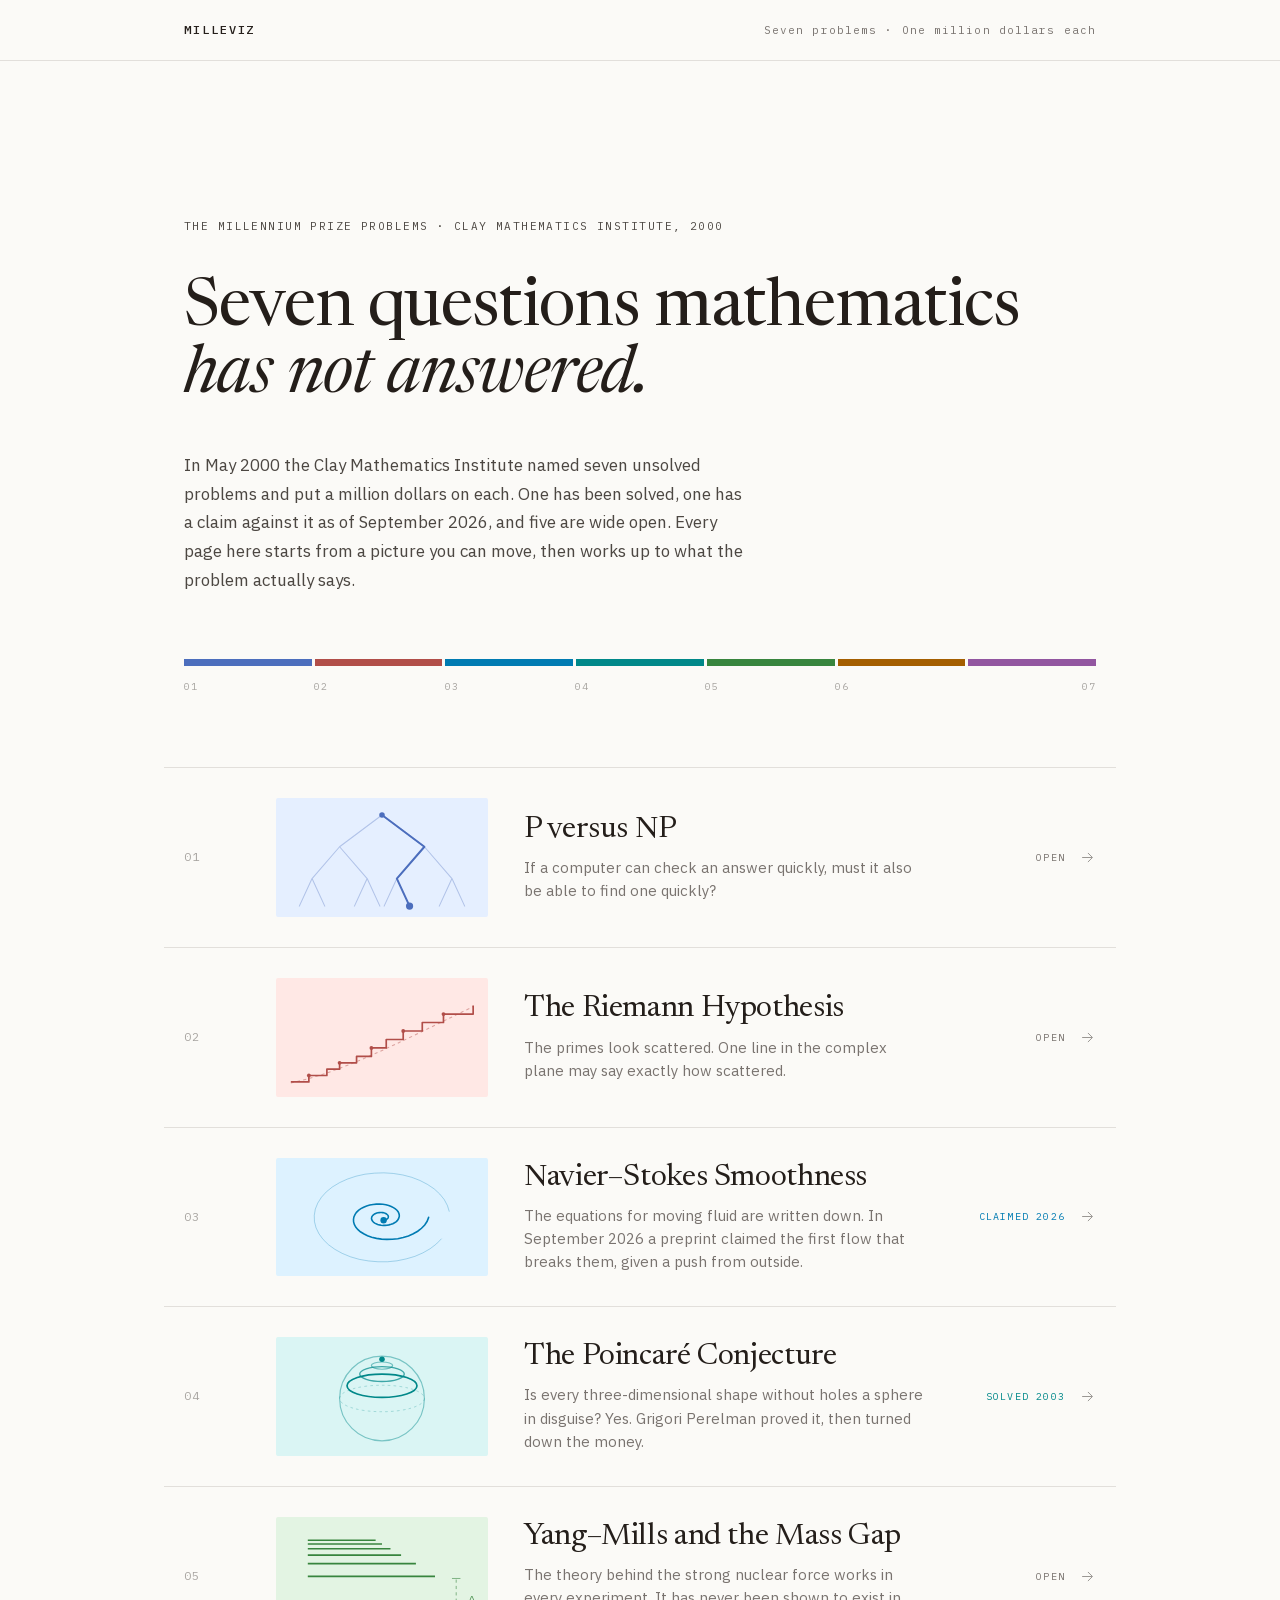
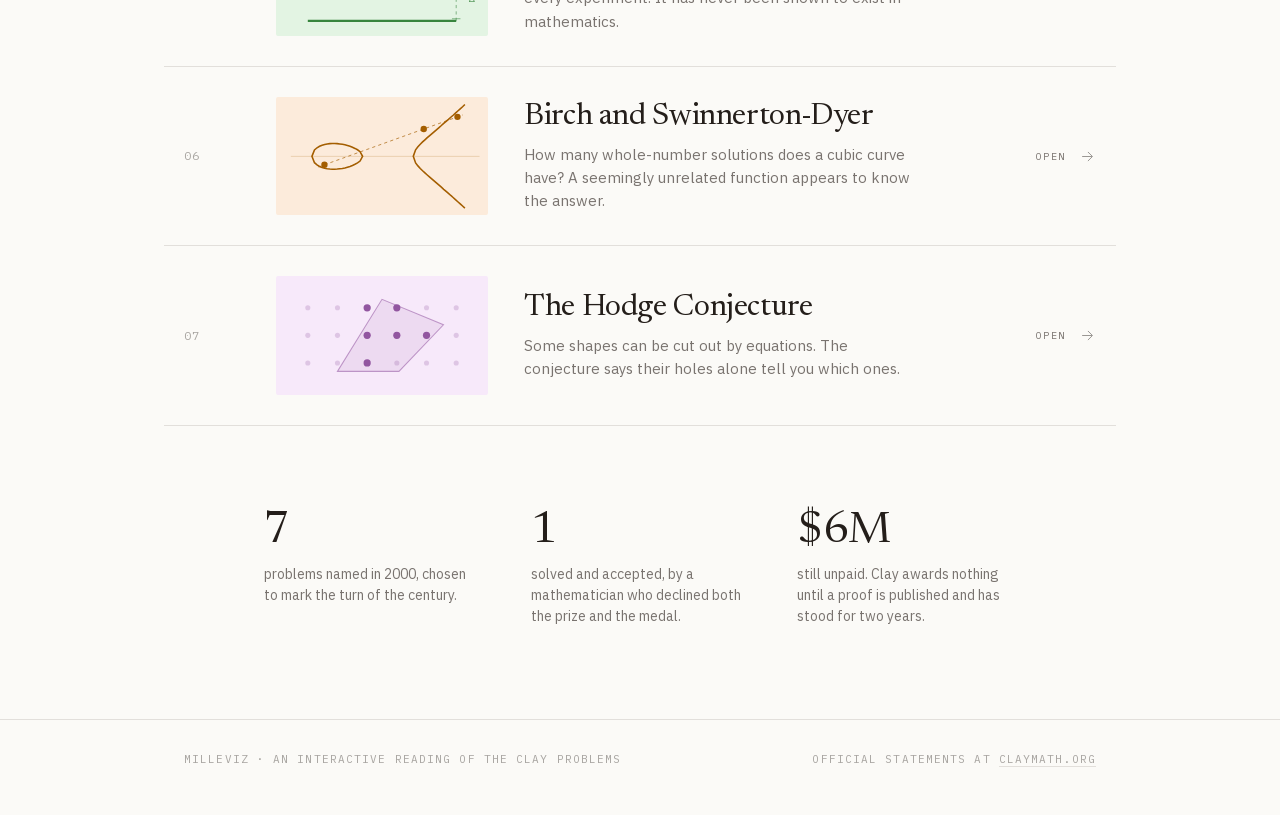
<file: public/index.html>
<!doctype html>
<html lang="en">
<head>
<meta charset="utf-8">
<meta name="viewport" content="width=device-width, initial-scale=1">
<title>MilleViz: the Millennium Prize Problems, drawn</title>
<meta name="description" content="The seven Millennium Prize Problems explained from the picture up, with visuals you can move. P versus NP, Riemann, Navier-Stokes and its claimed 2026 solution, Poincare, Yang-Mills, Birch and Swinnerton-Dyer, Hodge.">
<link rel="canonical" href="https://milleviz.xera.ac/">
<meta property="og:type" content="website">
<meta property="og:title" content="MilleViz: the Millennium Prize Problems, drawn">
<meta property="og:description" content="Seven questions mathematics has not answered, explained from the picture up.">
<meta property="og:url" content="https://milleviz.xera.ac/">
<link rel="icon" href="favicon.svg" type="image/svg+xml">
<link rel="stylesheet" href="styles.css">
</head>
<body>

<header class="topbar">
  <div class="wrap">
    <span class="wordmark">MILLEVIZ</span>
    <span class="topbar-note">Seven problems &middot; One million dollars each</span>
  </div>
</header>

<main>
  <section class="hero wrap">
    <p class="eyebrow">The Millennium Prize Problems &middot; Clay Mathematics Institute, 2000</p>
    <h1>Seven questions mathematics <em>has not answered.</em></h1>
    <p>In May 2000 the Clay Mathematics Institute named seven unsolved problems and put a million dollars on each. One has been solved, one has a claim against it as of September 2026, and five are wide open. Every page here starts from a picture you can move, then works up to what the problem actually says.</p>
  </section>

  <nav class="wrap" aria-label="Jump to a problem">
    <div class="spectrum">
      <a href="problems/p-vs-np.html" style="background:#4c6ebd" aria-label="P versus NP"></a>
      <a href="problems/riemann.html" style="background:#b14e49" aria-label="The Riemann Hypothesis"></a>
      <a href="problems/navier-stokes.html" style="background:#007bb2" aria-label="Navier-Stokes smoothness"></a>
      <a href="problems/poincare.html" style="background:#008889" aria-label="The Poincare Conjecture"></a>
      <a href="problems/yang-mills.html" style="background:#38853e" aria-label="Yang-Mills and the mass gap"></a>
      <a href="problems/bsd.html" style="background:#a45e00" aria-label="Birch and Swinnerton-Dyer"></a>
      <a href="problems/hodge.html" style="background:#9256a0" aria-label="The Hodge Conjecture"></a>
    </div>
    <div class="spectrum-keys" aria-hidden="true">
      <span>01</span><span>02</span><span>03</span><span>04</span><span>05</span><span>06</span><span>07</span>
    </div>
  </nav>

  <div class="list wrap">

    <a class="row" href="problems/p-vs-np.html" style="--accent:#4c6ebd;--tint:#e5efff">
      <span class="idx">01</span>
      <span class="thumb"><svg viewBox="0 0 200 112" fill="none" aria-hidden="true">
        <g stroke="#4c6ebd" stroke-width="1" opacity=".34" stroke-linecap="round"><path d="M100,16 60,46 M100,16 140,46 M60,46 34,76 M60,46 86,76 M140,46 114,76 M140,46 166,76 M34,76 22,102 M34,76 46,102 M86,76 74,102 M86,76 98,102 M114,76 102,102 M166,76 154,102 M166,76 178,102"/></g>
        <path d="M100,16 140,46 114,76 126,102" stroke="#4c6ebd" stroke-width="1.9" stroke-linecap="round" stroke-linejoin="round"/>
        <circle cx="126" cy="102" r="3.4" fill="#4c6ebd"/><circle cx="100" cy="16" r="2.6" fill="#4c6ebd"/>
      </svg></span>
      <span class="text"><span class="t">P versus NP</span>
        <span class="q">If a computer can check an answer quickly, must it also be able to find one quickly?</span></span>
      <span class="status"><em>Open</em>
        <svg class="arw" viewBox="0 0 24 24" width="17" height="17" fill="none" stroke="currentColor" stroke-width="1.4" stroke-linecap="round" stroke-linejoin="round" aria-hidden="true"><path d="M5 12h13M13 6l6 6-6 6"/></svg></span>
    </a>

    <a class="row" href="problems/riemann.html" style="--accent:#b14e49;--tint:#ffe8e5">
      <span class="idx">02</span>
      <span class="thumb"><svg viewBox="0 0 200 112" fill="none" aria-hidden="true">
        <path d="M14,98 H31 V92 H48 V86 H60 V80 H76 V74 H90 V66 H104 V58 H120 V50 H138 V42 H158 V34 H186 V26" stroke="#b14e49" stroke-width="1.6" stroke-linejoin="round"/>
        <path d="M14,99 C62,89 112,63 186,27" stroke="#b14e49" stroke-width="1" opacity=".45" stroke-dasharray="3 3"/>
        <g fill="#b14e49"><circle cx="31" cy="92" r="1.8"/><circle cx="60" cy="80" r="1.8"/><circle cx="90" cy="66" r="1.8"/><circle cx="120" cy="50" r="1.8"/><circle cx="158" cy="34" r="1.8"/></g>
      </svg></span>
      <span class="text"><span class="t">The Riemann Hypothesis</span>
        <span class="q">The primes look scattered. One line in the complex plane may say exactly how scattered.</span></span>
      <span class="status"><em>Open</em>
        <svg class="arw" viewBox="0 0 24 24" width="17" height="17" fill="none" stroke="currentColor" stroke-width="1.4" stroke-linecap="round" stroke-linejoin="round" aria-hidden="true"><path d="M5 12h13M13 6l6 6-6 6"/></svg></span>
    </a>

    <a class="row" href="problems/navier-stokes.html" style="--accent:#007bb2;--tint:#ddf2ff">
      <span class="idx">03</span>
      <span class="thumb"><svg viewBox="0 0 200 112" fill="none" aria-hidden="true">
        <path d="M156.2,76.1 151.3,81.1 145.4,85.6 138.6,89.5 131,92.8 122.8,95.2 114.1,97 105.2,97.9 96.2,97.9 87.2,97.1 78.5,95.6 70.2,93.2 62.5,90 55.6,86.2 49.5,81.8 44.5,76.9 40.6,71.6 37.8,65.9 36.3,60.1 36.1,54.1 37.1,48.2 39.4,42.5 42.9,37 47.5,31.9 53.2,27.3 59.9,23.3 67.3,19.9 75.4,17.2 83.9,15.3 92.8,14.3 101.8,14 110.8,14.6 119.6,16 128,18.2 135.8,21.2 142.9,24.9 149.2,29.1 154.5,34 158.7,39.2 161.7,44.8 163.5,50.6" stroke="#007bb2" stroke-width=".9" opacity=".3"/>
        <path d="M144,56 142.6,59.7 140.3,63.2 137.3,66.3 133.7,69.1 129.5,71.5 124.9,73.5 120,75 114.9,76.1 109.7,76.7 104.6,76.8 99.6,76.5 94.8,75.8 90.3,74.7 86.3,73.3 82.7,71.5 79.6,69.6 77.1,67.4 75.2,65.1 73.9,62.7 73.2,60.3 73.1,57.9 73.5,55.6 74.5,53.4 75.9,51.3 77.8,49.4 80.1,47.8 82.7,46.4 85.5,45.2 88.5,44.4 91.6,43.8 94.7,43.5 97.8,43.4 100.8,43.7 103.7,44.1 106.3,44.8 108.7,45.7 110.8,46.8 112.6,48 114.1,49.3 115.2,50.7 115.9,52.2 116.3,53.7 116.3,55.1 115.9,56.5 115.3,57.8 114.4,59.1 113.2,60.2 111.8,61.1 110.2,62 108.5,62.6 106.6,63.1 104.8,63.4 102.9,63.6 101,63.6 99.2,63.4 97.5,63.1 95.9,62.7 94.5,62.1 93.2,61.4 92.2,60.7 91.4,59.9 90.7,59 90.3,58.1 90.1,57.3 90.2,56.4 90.4,55.5 90.8,54.8 91.4,54 92.2,53.4 93,52.8 94,52.3 95.1,51.9 96.2,51.7 97.3,51.5 98.5,51.4 99.6,51.4 100.7,51.5 101.7,51.7 102.6,52 103.5,52.4 104.2,52.8 104.8,53.3 105.3,53.7 105.7,54.3 105.9,54.8 106,55.3 105.9,55.9 105.8,56.4 105.5,56.8 105.1,57.3 104.6,57.7 104.1,58 103.5,58.3 102.9,58.5 102.2,58.7 101.5,58.7" stroke="#007bb2" stroke-width="1.5" stroke-linecap="round"/>
        <circle cx="101.5" cy="58.7" r="3" fill="#007bb2"/>
      </svg></span>
      <span class="text"><span class="t">Navier&ndash;Stokes Smoothness</span>
        <span class="q">The equations for moving fluid are written down. In September 2026 a preprint claimed the first flow that breaks them, given a push from outside.</span></span>
      <span class="status"><em class="solved">Claimed 2026</em>
        <svg class="arw" viewBox="0 0 24 24" width="17" height="17" fill="none" stroke="currentColor" stroke-width="1.4" stroke-linecap="round" stroke-linejoin="round" aria-hidden="true"><path d="M5 12h13M13 6l6 6-6 6"/></svg></span>
    </a>

    <a class="row" href="problems/poincare.html" style="--accent:#008889;--tint:#daf5f4">
      <span class="idx">04</span>
      <span class="thumb"><svg viewBox="0 0 200 112" fill="none" aria-hidden="true">
        <circle cx="100" cy="58" r="40" stroke="#008889" stroke-width="1.1" opacity=".45"/>
        <ellipse cx="100" cy="58" rx="40" ry="12.5" stroke="#008889" stroke-width=".9" opacity=".28" stroke-dasharray="2.5 3"/>
        <ellipse cx="100" cy="46" rx="33" ry="11" stroke="#008889" stroke-width="1.6"/>
        <ellipse cx="100" cy="35" rx="21" ry="7" stroke="#008889" stroke-width="1.3" opacity=".72"/>
        <ellipse cx="100" cy="27" rx="10" ry="3.4" stroke="#008889" stroke-width="1.1" opacity=".5"/>
        <circle cx="100" cy="21" r="2.6" fill="#008889"/>
      </svg></span>
      <span class="text"><span class="t">The Poincar&eacute; Conjecture</span>
        <span class="q">Is every three-dimensional shape without holes a sphere in disguise? Yes. Grigori Perelman proved it, then turned down the money.</span></span>
      <span class="status"><em class="solved">Solved 2003</em>
        <svg class="arw" viewBox="0 0 24 24" width="17" height="17" fill="none" stroke="currentColor" stroke-width="1.4" stroke-linecap="round" stroke-linejoin="round" aria-hidden="true"><path d="M5 12h13M13 6l6 6-6 6"/></svg></span>
    </a>

    <a class="row" href="problems/yang-mills.html" style="--accent:#38853e;--tint:#e3f4e3">
      <span class="idx">05</span>
      <span class="thumb"><svg viewBox="0 0 200 112" fill="none" aria-hidden="true">
        <path d="M30,98 H170" stroke="#38853e" stroke-width="2"/>
        <g stroke="#38853e" stroke-width="1.5"><path d="M30,56 H150"/><path d="M30,44 H132"/><path d="M30,36 H118"/><path d="M30,30 H108"/><path d="M30,25.5 H100"/><path d="M30,22 H94"/></g>
        <path d="M170,98 V56" stroke="#38853e" stroke-width=".9" stroke-dasharray="3 3" opacity=".6"/>
        <path d="M166,96 174,96 M166,58 174,58" stroke="#38853e" stroke-width=".9" opacity=".6"/>
        <text x="182" y="80" font-family="ui-monospace, monospace" font-size="9" fill="#38853e" opacity=".85">&Delta;</text>
      </svg></span>
      <span class="text"><span class="t">Yang&ndash;Mills and the Mass Gap</span>
        <span class="q">The theory behind the strong nuclear force works in every experiment. It has never been shown to exist in mathematics.</span></span>
      <span class="status"><em>Open</em>
        <svg class="arw" viewBox="0 0 24 24" width="17" height="17" fill="none" stroke="currentColor" stroke-width="1.4" stroke-linecap="round" stroke-linejoin="round" aria-hidden="true"><path d="M5 12h13M13 6l6 6-6 6"/></svg></span>
    </a>

    <a class="row" href="problems/bsd.html" style="--accent:#a45e00;--tint:#fcebdb">
      <span class="idx">06</span>
      <span class="thumb"><svg viewBox="0 0 200 112" fill="none" aria-hidden="true">
        <path d="M14,56 H192" stroke="#a45e00" stroke-width=".7" opacity=".28"/>
        <path d="M33.9,56 36.3,50 38.7,47.9 41.1,46.5 43.5,45.5 45.9,44.8 48.3,44.3 50.7,44 53,43.9 55.4,43.9 57.8,44 60.2,44.3 62.6,44.6 65,45.1 67.4,45.8 69.8,46.5 72.1,47.4 74.5,48.5 76.9,49.8 79.3,51.6 81.7,56 79.3,60.4 76.9,62.2 74.5,63.5 72.1,64.6 69.8,65.5 67.4,66.2 65,66.9 62.6,67.4 60.2,67.7 57.8,68 55.4,68.1 53,68.1 50.7,68 48.3,67.7 45.9,67.2 43.5,66.5 41.1,65.5 38.7,64.1 36.3,62 33.9,56Z" stroke="#a45e00" stroke-width="1.5"/>
        <path d="M178.2,104.9 176,102.8 173.8,100.8 171.5,98.8 169.3,96.8 167.1,94.8 164.9,92.9 162.7,90.9 160.5,89 158.2,87.1 156,85.1 153.8,83.2 151.6,81.3 149.4,79.4 147.2,77.5 145,75.6 142.7,73.6 140.5,71.6 138.3,69.6 136.1,67.4 133.9,65 131.7,62.2 129.5,56 131.7,49.8 133.9,47 136.1,44.6 138.3,42.4 140.5,40.4 142.7,38.4 145,36.4 147.2,34.5 149.4,32.6 151.6,30.7 153.8,28.8 156,26.9 158.2,24.9 160.5,23 162.7,21.1 164.9,19.1 167.1,17.2 169.3,15.2 171.5,13.2 173.8,11.2 176,9.2 178.2,7.1" stroke="#a45e00" stroke-width="1.5"/>
        <path d="M40,66 176,17" stroke="#a45e00" stroke-width=".9" stroke-dasharray="3 3" opacity=".7"/>
        <g fill="#a45e00"><circle cx="45.7" cy="63.9" r="3"/><circle cx="139.4" cy="30.2" r="3"/><circle cx="171.2" cy="18.7" r="3"/></g>
      </svg></span>
      <span class="text"><span class="t">Birch and Swinnerton-Dyer</span>
        <span class="q">How many whole-number solutions does a cubic curve have? A seemingly unrelated function appears to know the answer.</span></span>
      <span class="status"><em>Open</em>
        <svg class="arw" viewBox="0 0 24 24" width="17" height="17" fill="none" stroke="currentColor" stroke-width="1.4" stroke-linecap="round" stroke-linejoin="round" aria-hidden="true"><path d="M5 12h13M13 6l6 6-6 6"/></svg></span>
    </a>

    <a class="row" href="problems/hodge.html" style="--accent:#9256a0;--tint:#f7e9fa">
      <span class="idx">07</span>
      <span class="thumb"><svg viewBox="0 0 200 112" fill="none" aria-hidden="true">
        <path d="M58,90 100,22 158,46 116,90 Z" fill="#9256a0" opacity=".1"/>
        <path d="M58,90 100,22 158,46 116,90 Z" stroke="#9256a0" stroke-width="1" opacity=".55"/>
        <g fill="#9256a0" opacity=".24">
          <circle cx="30" cy="30" r="2.4"/><circle cx="58" cy="30" r="2.4"/><circle cx="86" cy="30" r="2.4"/><circle cx="114" cy="30" r="2.4"/><circle cx="142" cy="30" r="2.4"/><circle cx="170" cy="30" r="2.4"/>
          <circle cx="30" cy="56" r="2.4"/><circle cx="58" cy="56" r="2.4"/><circle cx="86" cy="56" r="2.4"/><circle cx="114" cy="56" r="2.4"/><circle cx="142" cy="56" r="2.4"/><circle cx="170" cy="56" r="2.4"/>
          <circle cx="30" cy="82" r="2.4"/><circle cx="58" cy="82" r="2.4"/><circle cx="86" cy="82" r="2.4"/><circle cx="114" cy="82" r="2.4"/><circle cx="142" cy="82" r="2.4"/><circle cx="170" cy="82" r="2.4"/>
        </g>
        <g fill="#9256a0"><circle cx="86" cy="30" r="3.4"/><circle cx="114" cy="30" r="3.4"/><circle cx="86" cy="56" r="3.4"/><circle cx="114" cy="56" r="3.4"/><circle cx="142" cy="56" r="3.4"/><circle cx="86" cy="82" r="3.4"/></g>
      </svg></span>
      <span class="text"><span class="t">The Hodge Conjecture</span>
        <span class="q">Some shapes can be cut out by equations. The conjecture says their holes alone tell you which ones.</span></span>
      <span class="status"><em>Open</em>
        <svg class="arw" viewBox="0 0 24 24" width="17" height="17" fill="none" stroke="currentColor" stroke-width="1.4" stroke-linecap="round" stroke-linejoin="round" aria-hidden="true"><path d="M5 12h13M13 6l6 6-6 6"/></svg></span>
    </a>

  </div>

  <div class="tally wrap">
    <div><div class="n">7</div><p>problems named in 2000, chosen to mark the turn of the century.</p></div>
    <div><div class="n">1</div><p>solved and accepted, by a mathematician who declined both the prize and the medal.</p></div>
    <div><div class="n">$6M</div><p>still unpaid. Clay awards nothing until a proof is published and has stood for two years.</p></div>
  </div>
</main>

<footer class="site-foot">
  <div class="wrap">
    <span>MilleViz &middot; an interactive reading of the Clay problems</span>
    <span>Official statements at <a href="https://www.claymath.org/millennium-problems/" rel="noopener">claymath.org</a></span>
  </div>
</footer>

</body>
</html>
</file>
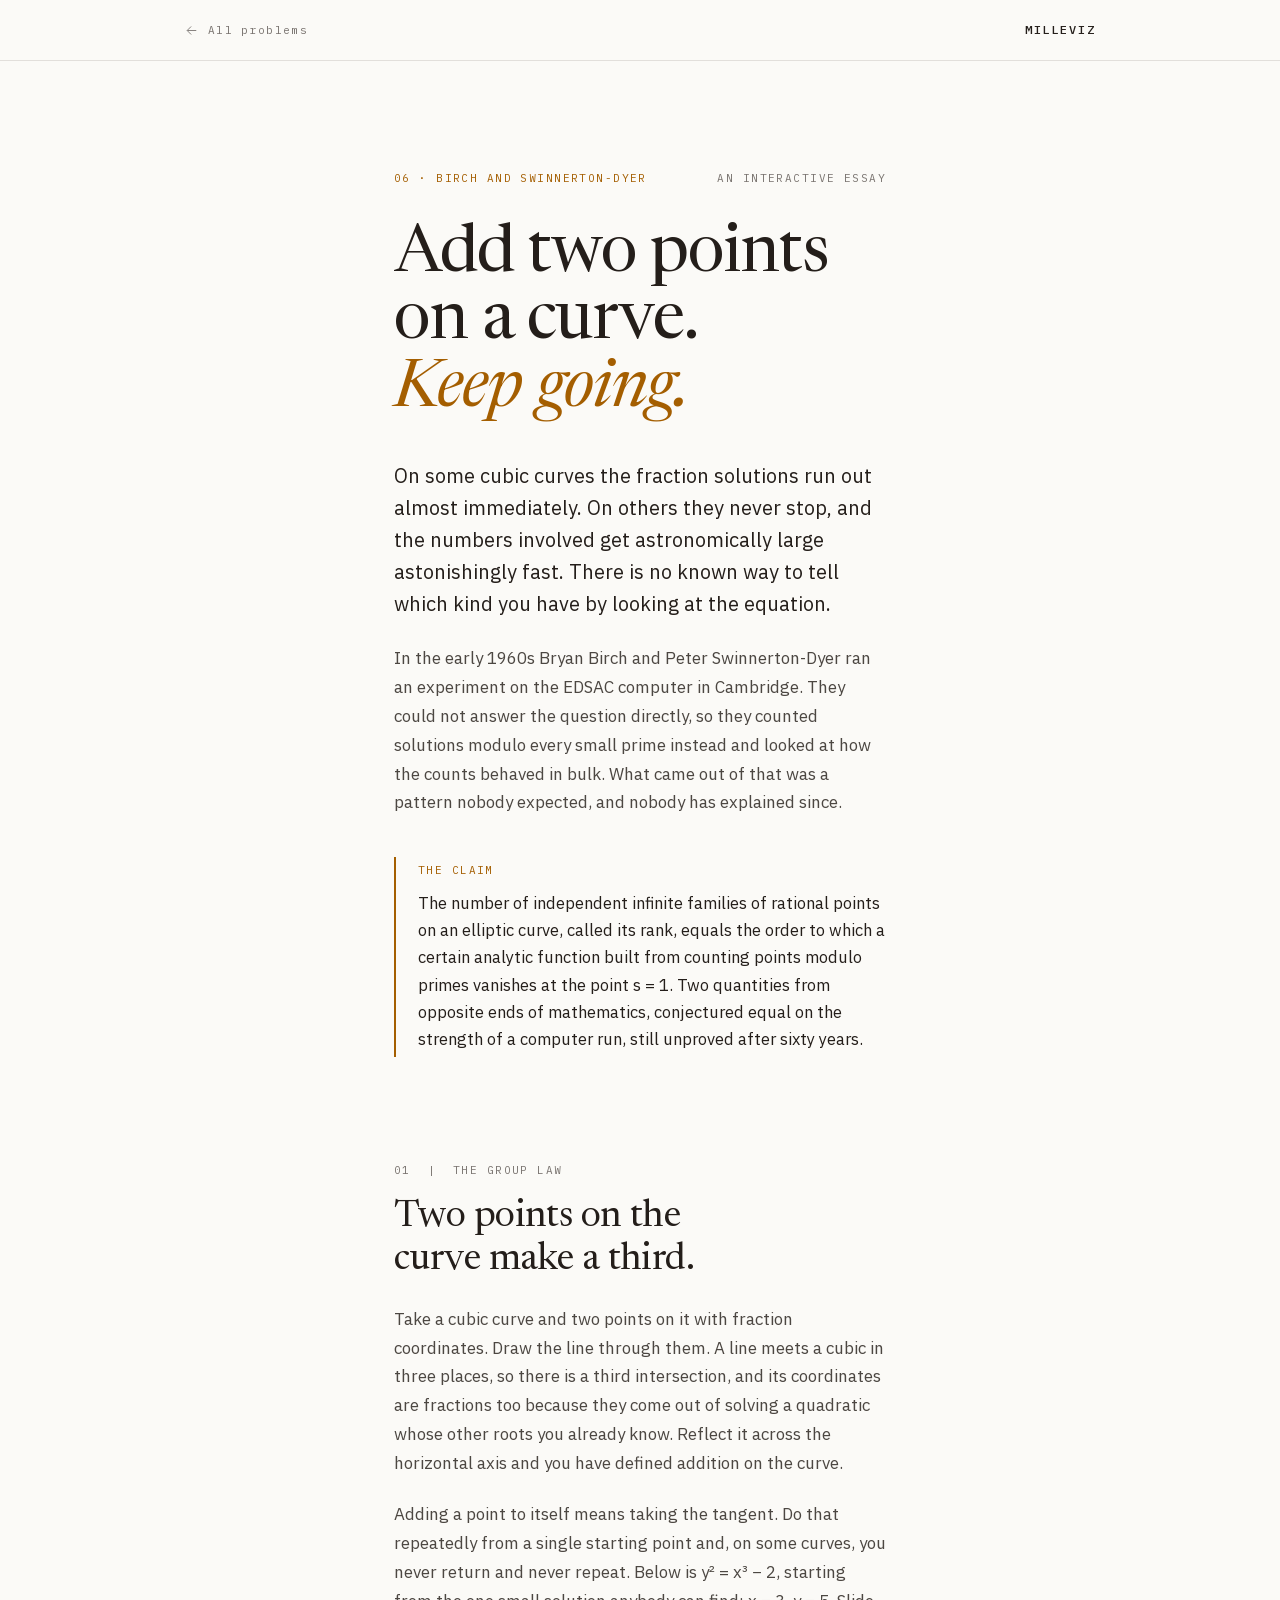
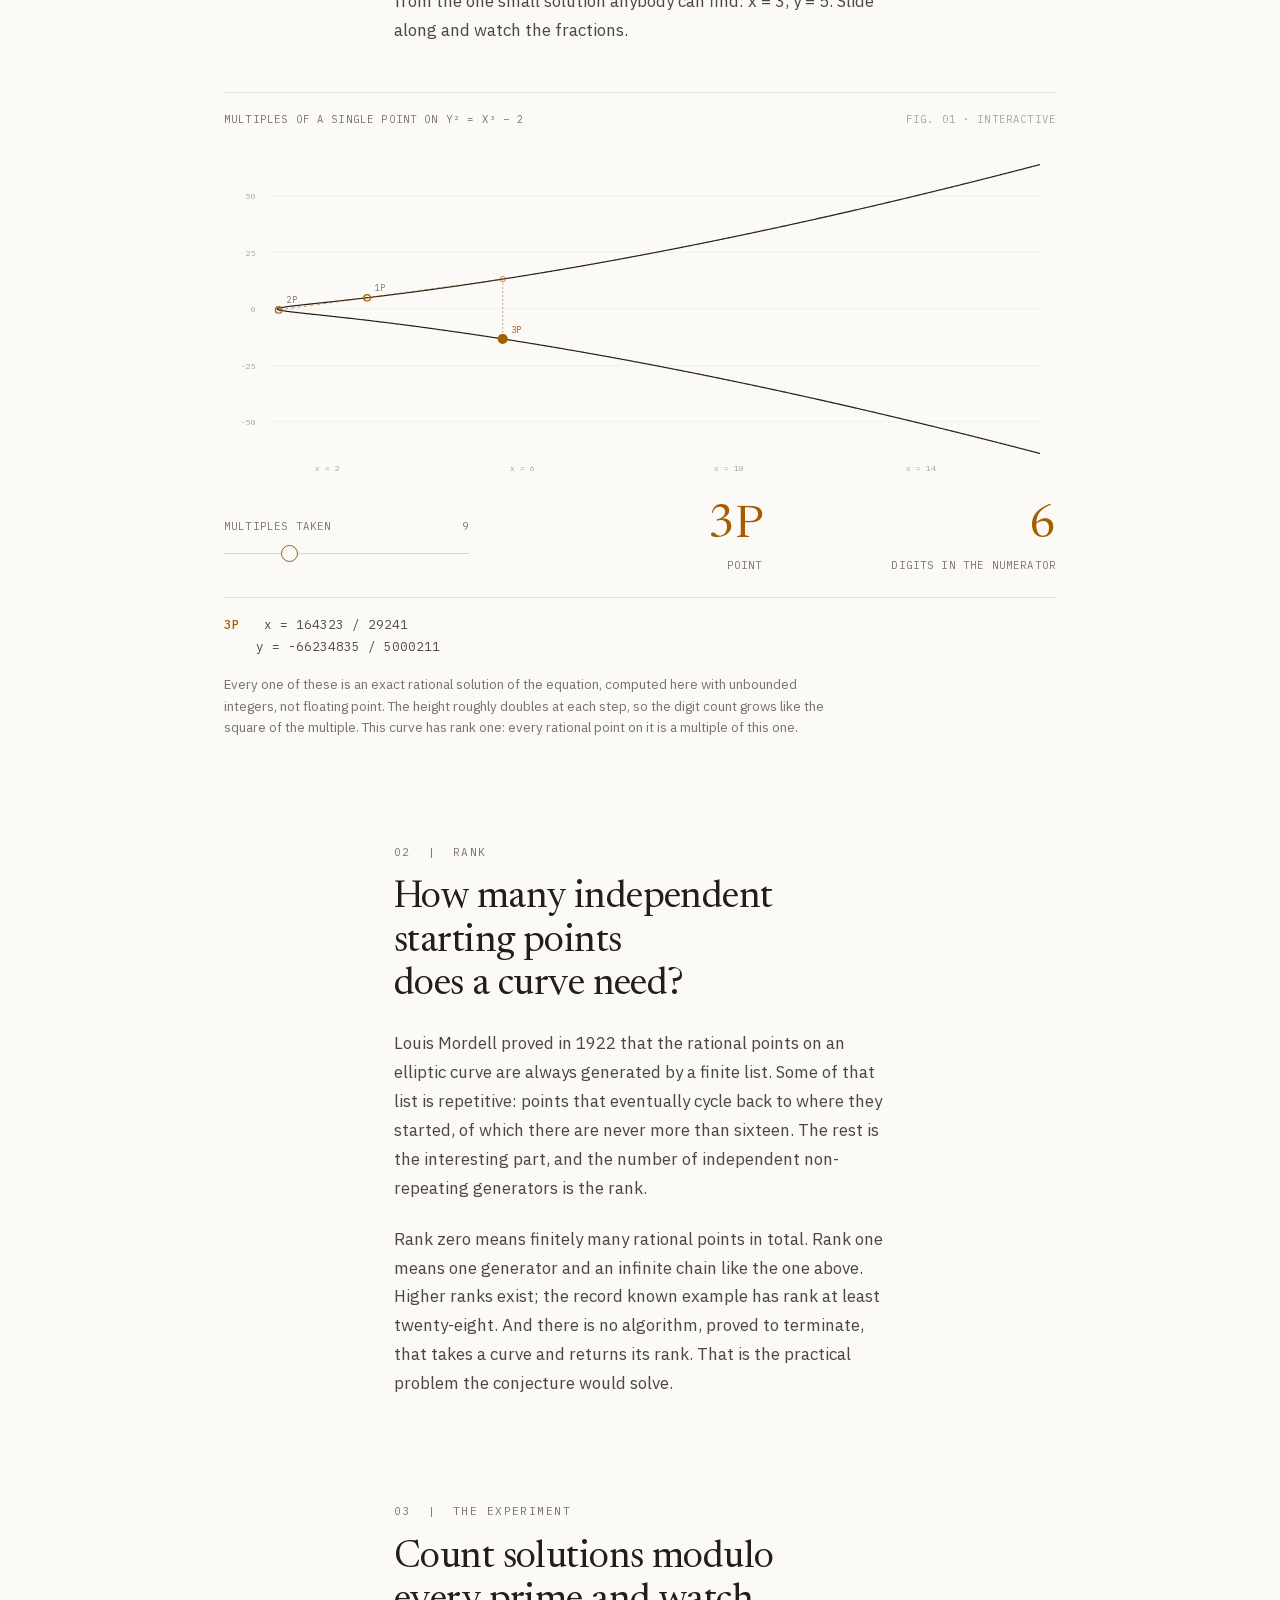
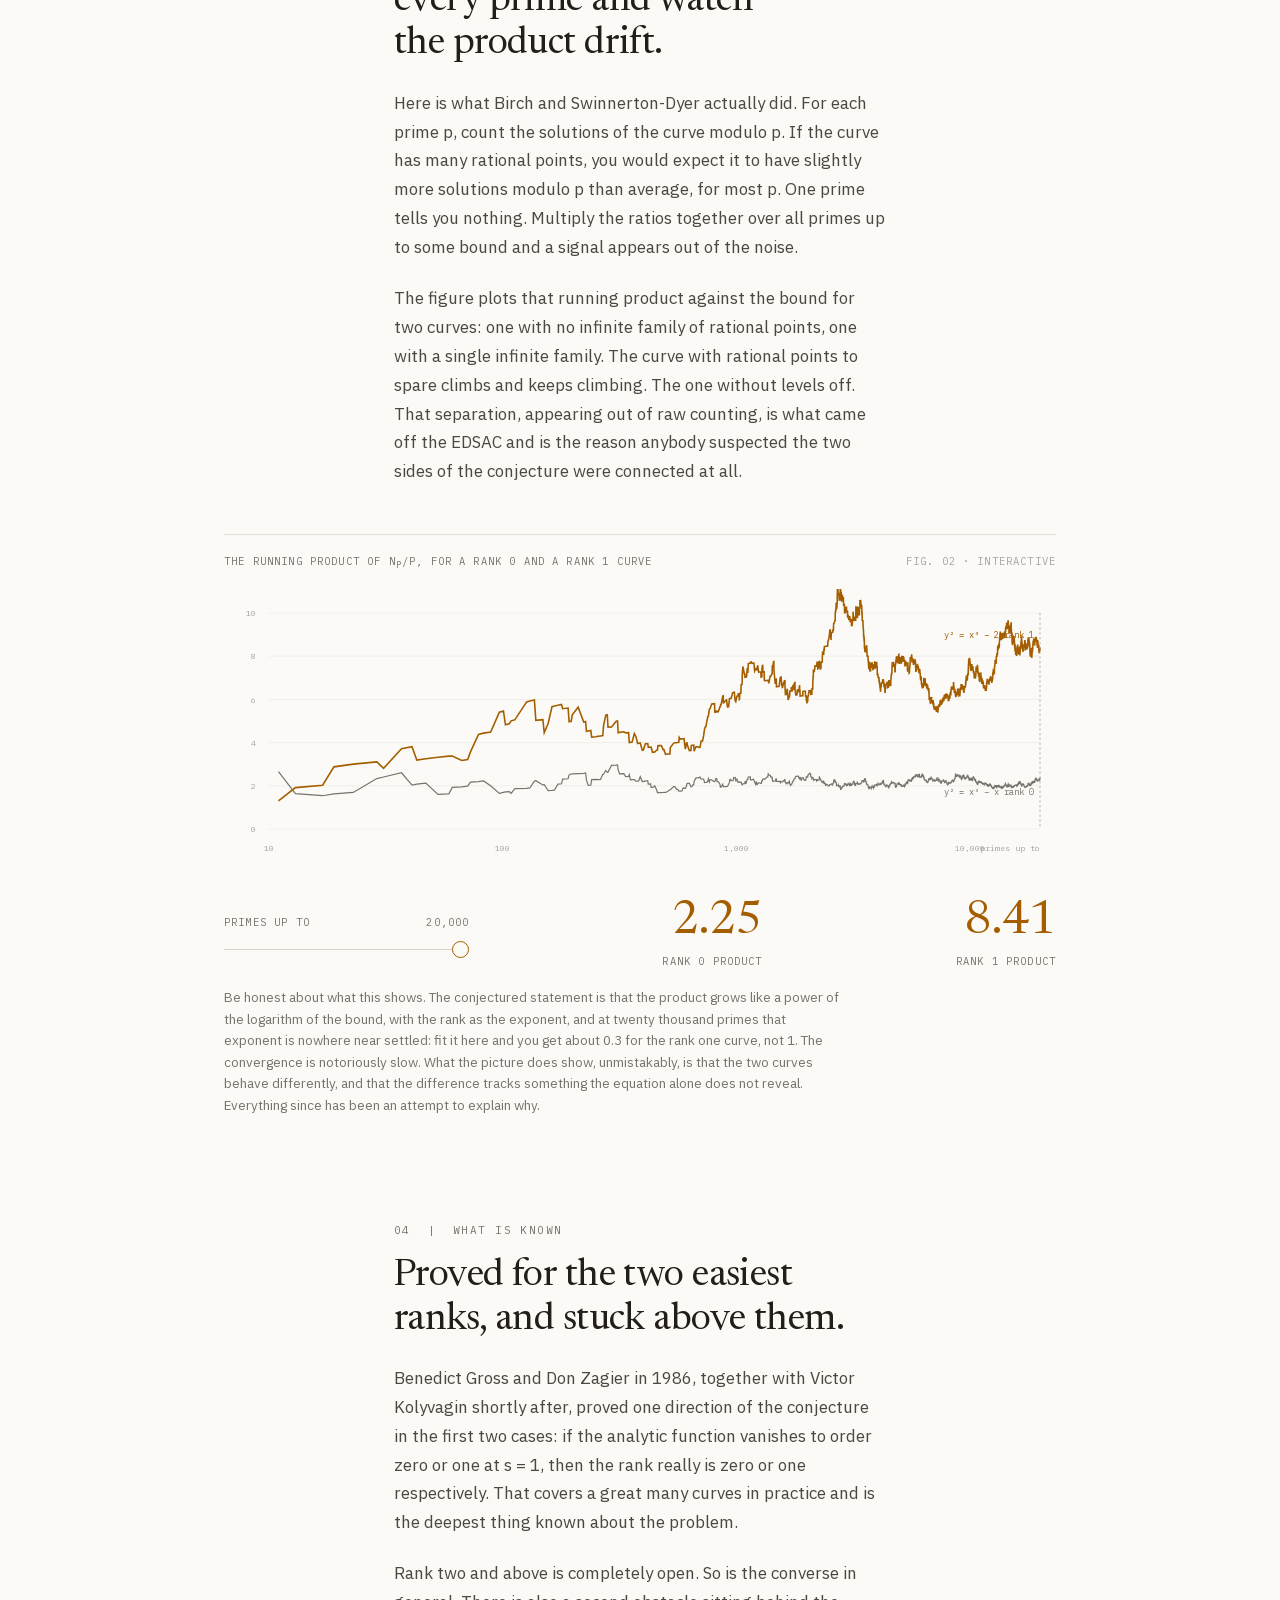
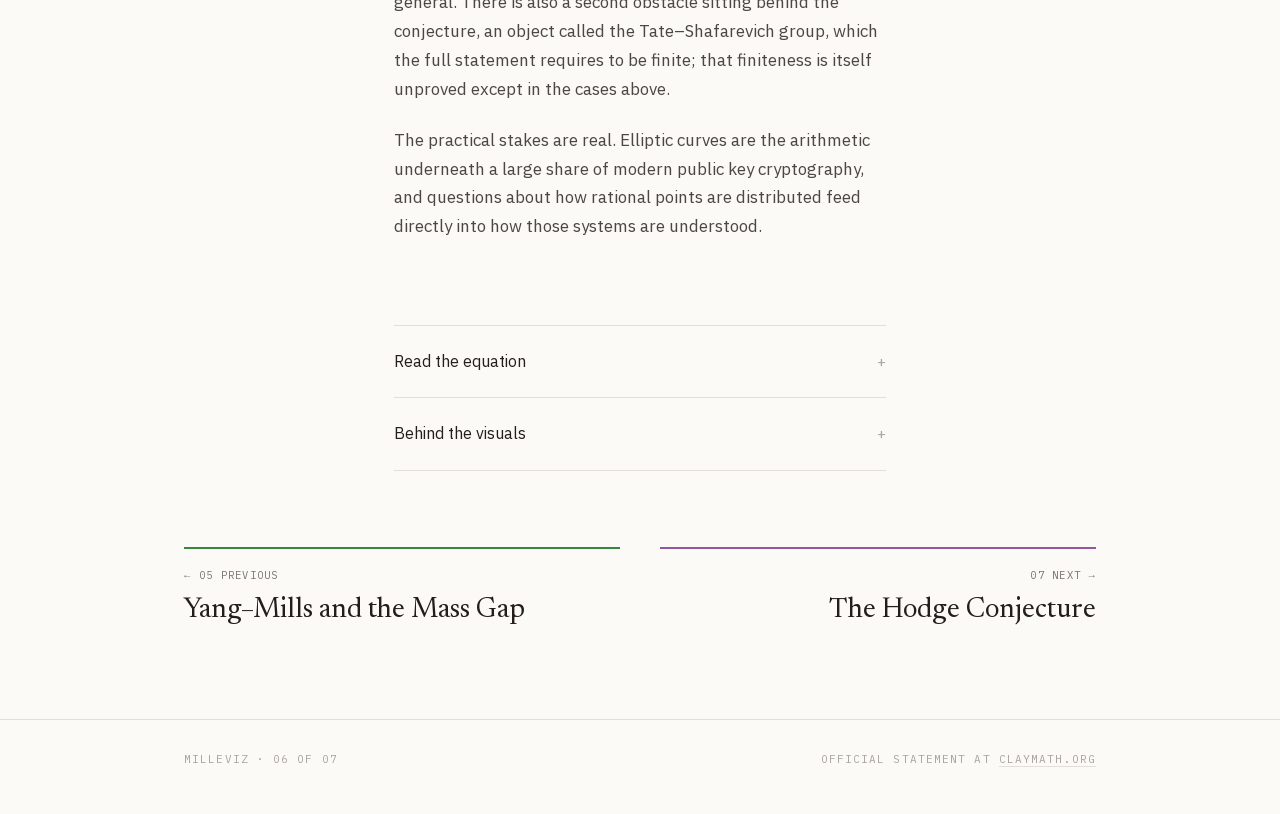
<file: public/problems/bsd.html>
<!doctype html>
<html lang="en">
<head>
<meta charset="utf-8">
<meta name="viewport" content="width=device-width, initial-scale=1">
<title>Birch and Swinnerton-Dyer, drawn | MilleViz</title>
<meta name="description" content="Some cubic curves carry infinitely many rational points and some carry almost none. A function built from counting solutions seems to know which. Explained with figures you can move.">
<link rel="canonical" href="https://milleviz.xera.ac/problems/bsd.html">
<meta property="og:type" content="article">
<meta property="og:title" content="Birch and Swinnerton-Dyer, drawn">
<meta property="og:description" content="Add two points on a curve. Keep going.">
<meta property="og:url" content="https://milleviz.xera.ac/problems/bsd.html">
<link rel="icon" href="../favicon.svg" type="image/svg+xml">
<link rel="stylesheet" href="../styles.css">
</head>
<body style="--accent:#a45e00;--tint:#fcebdb">

<header class="topbar">
  <div class="wrap">
    <a class="back" href="../index.html">
      <svg viewBox="0 0 24 24" width="15" height="15" fill="none" stroke="currentColor" stroke-width="1.4" stroke-linecap="round" stroke-linejoin="round" aria-hidden="true"><path d="M19 12H6M11 18l-6-6 6-6"/></svg>
      <span>All problems</span>
    </a>
    <span class="wordmark">MILLEVIZ</span>
  </div>
</header>

<main>
  <article>

  <section class="wrap prose page-hero">
    <div class="eyebrow eyebrow-row">
      <span class="lead">06 &middot; Birch and Swinnerton-Dyer</span>
      <span>An interactive essay</span>
    </div>
    <h1>Add two points on a curve. <em>Keep going.</em></h1>
    <p class="lede">On some cubic curves the fraction solutions run out almost immediately. On others they never stop, and the numbers involved get astronomically large astonishingly fast. There is no known way to tell which kind you have by looking at the equation.</p>
    <p class="body-copy">In the early 1960s Bryan Birch and Peter Swinnerton-Dyer ran an experiment on the EDSAC computer in Cambridge. They could not answer the question directly, so they counted solutions modulo every small prime instead and looked at how the counts behaved in bulk. What came out of that was a pattern nobody expected, and nobody has explained since.</p>
    <div class="claim">
      <span class="eyebrow">The claim</span>
      <div>The number of independent infinite families of rational points on an elliptic curve, called its rank, equals the order to which a certain analytic function built from counting points modulo primes vanishes at the point s = 1. Two quantities from opposite ends of mathematics, conjectured equal on the strength of a computer run, still unproved after sixty years.</div>
    </div>
    <noscript><div class="note"><span class="eyebrow">Note</span>The figures below are drawn and driven by script. With scripting off the text still stands on its own, but the pictures will be blank.</div></noscript>
  </section>

  <section class="wrap prose section-head">
    <p class="eyebrow">01 &nbsp;|&nbsp; The group law</p>
    <h2>Two points on the curve make a third.</h2>
    <p class="body-copy">Take a cubic curve and two points on it with fraction coordinates. Draw the line through them. A line meets a cubic in three places, so there is a third intersection, and its coordinates are fractions too because they come out of solving a quadratic whose other roots you already know. Reflect it across the horizontal axis and you have defined addition on the curve.</p>
    <p class="body-copy">Adding a point to itself means taking the tangent. Do that repeatedly from a single starting point and, on some curves, you never return and never repeat. Below is y&sup2; = x&sup3; &minus; 2, starting from the one small solution anybody can find: x = 3, y = 5. Slide along and watch the fractions.</p>
  </section>

  <section class="wrap">
    <figure class="fig">
      <figcaption class="fig-head"><span>Multiples of a single point on y&sup2; = x&sup3; &minus; 2</span><span class="n">Fig. 01 &middot; Interactive</span></figcaption>
      <svg id="fig-curve" viewBox="0 0 1040 420" role="img" aria-label="An elliptic curve with successive multiples of a generating point marked, joined by the chords that produce them."></svg>
      <div class="controls">
        <div>
          <div class="ctl-head"><span>Multiples taken</span><span>9</span></div>
          <input id="multiple" type="range" min="1" max="9" step="1" value="3" aria-label="How many multiples of the generating point to take">
        </div>
        <div class="readout"><div class="v" id="mult-out">3P</div><div class="k">Point</div></div>
        <div class="readout"><div class="v" id="digits-out">&middot;</div><div class="k">Digits in the numerator</div></div>
      </div>
      <div class="coords" id="coords">&nbsp;</div>
      <p class="fig-note">Every one of these is an exact rational solution of the equation, computed here with unbounded integers, not floating point. The height roughly doubles at each step, so the digit count grows like the square of the multiple. This curve has rank one: every rational point on it is a multiple of this one.</p>
    </figure>
  </section>

  <section class="wrap prose section-head">
    <p class="eyebrow">02 &nbsp;|&nbsp; Rank</p>
    <h2>How many independent starting points does a curve need?</h2>
    <p class="body-copy">Louis Mordell proved in 1922 that the rational points on an elliptic curve are always generated by a finite list. Some of that list is repetitive: points that eventually cycle back to where they started, of which there are never more than sixteen. The rest is the interesting part, and the number of independent non-repeating generators is the rank.</p>
    <p class="body-copy">Rank zero means finitely many rational points in total. Rank one means one generator and an infinite chain like the one above. Higher ranks exist; the record known example has rank at least twenty-eight. And there is no algorithm, proved to terminate, that takes a curve and returns its rank. That is the practical problem the conjecture would solve.</p>
  </section>

  <section class="wrap prose section-head">
    <p class="eyebrow">03 &nbsp;|&nbsp; The experiment</p>
    <h2>Count solutions modulo every prime and watch the product drift.</h2>
    <p class="body-copy">Here is what Birch and Swinnerton-Dyer actually did. For each prime p, count the solutions of the curve modulo p. If the curve has many rational points, you would expect it to have slightly more solutions modulo p than average, for most p. One prime tells you nothing. Multiply the ratios together over all primes up to some bound and a signal appears out of the noise.</p>
    <p class="body-copy">The figure plots that running product against the bound for two curves: one with no infinite family of rational points, one with a single infinite family. The curve with rational points to spare climbs and keeps climbing. The one without levels off. That separation, appearing out of raw counting, is what came off the EDSAC and is the reason anybody suspected the two sides of the conjecture were connected at all.</p>
  </section>

  <section class="wrap">
    <figure class="fig">
      <figcaption class="fig-head"><span>The running product of N<sub>p</sub>/p, for a rank 0 and a rank 1 curve</span><span class="n">Fig. 02 &middot; Interactive</span></figcaption>
      <svg id="fig-product" viewBox="0 0 1040 360" role="img" aria-label="Two running products of solution counts over primes, one flat and one climbing, on logarithmic axes."></svg>
      <div class="controls">
        <div>
          <div class="ctl-head"><span>Primes up to</span><span>20,000</span></div>
          <input id="bound" type="range" min="100" max="20000" step="100" value="20000" aria-label="Upper bound on the primes included in the product">
        </div>
        <div class="readout"><div class="v" id="prod0">&middot;</div><div class="k">Rank 0 product</div></div>
        <div class="readout"><div class="v" id="prod1">&middot;</div><div class="k">Rank 1 product</div></div>
      </div>
      <p class="fig-note">Be honest about what this shows. The conjectured statement is that the product grows like a power of the logarithm of the bound, with the rank as the exponent, and at twenty thousand primes that exponent is nowhere near settled: fit it here and you get about 0.3 for the rank one curve, not 1. The convergence is notoriously slow. What the picture does show, unmistakably, is that the two curves behave differently, and that the difference tracks something the equation alone does not reveal. Everything since has been an attempt to explain why.</p>
    </figure>
  </section>

  <section class="wrap prose section-head">
    <p class="eyebrow">04 &nbsp;|&nbsp; What is known</p>
    <h2>Proved for the two easiest ranks, and stuck above them.</h2>
    <p class="body-copy">Benedict Gross and Don Zagier in 1986, together with Victor Kolyvagin shortly after, proved one direction of the conjecture in the first two cases: if the analytic function vanishes to order zero or one at s = 1, then the rank really is zero or one respectively. That covers a great many curves in practice and is the deepest thing known about the problem.</p>
    <p class="body-copy">Rank two and above is completely open. So is the converse in general. There is also a second obstacle sitting behind the conjecture, an object called the Tate&ndash;Shafarevich group, which the full statement requires to be finite; that finiteness is itself unproved except in the cases above.</p>
    <p class="body-copy">The practical stakes are real. Elliptic curves are the arithmetic underneath a large share of modern public key cryptography, and questions about how rational points are distributed feed directly into how those systems are understood.</p>
  </section>

  <section class="wrap prose disclosures">
    <details class="disc">
      <summary>Read the equation</summary>
      <div class="disc-body">
        <div class="eq">L(E, s) = &prod;<sub>p</sub> (1 &minus; a<sub>p</sub>p<sup>&minus;s</sup> + p<sup>1&minus;2s</sup>)<sup>&minus;1</sup> &nbsp;&nbsp;&nbsp; ord<sub>s=1</sub> L(E, s) =&#63; rank E(&#8474;)</div>
        <p>The product runs over primes, with a<sub>p</sub> = p + 1 &minus; N<sub>p</sub> recording how far the solution count modulo p is from average. The product converges only for the real part of s above 3/2, and the function is continued to the whole plane; that continuation is itself a theorem, and a hard one, following from the modularity of elliptic curves proved by Wiles, Taylor and others in the course of settling Fermat's Last Theorem. The conjecture says the order of vanishing at s = 1 is the rank, and its refined form predicts the leading coefficient exactly, in terms of six arithmetic quantities of the curve.</p>
      </div>
    </details>
    <details class="disc">
      <summary>Behind the visuals</summary>
      <div class="disc-body">
        <p>Figure 01 computes multiples of P = (3, 5) on y&sup2; = x&sup3; &minus; 2 using the chord and tangent rules in exact rational arithmetic over big integers, so the coordinates shown are correct to the last digit however long they get. The plotted positions come from converting those exact values to floating point at the end, purely for drawing.</p>
        <p>Figure 02 counts points on each curve modulo every prime up to twenty thousand by brute force, marking the quadratic residues once per prime and reading the solution count off them, then accumulating the product of N<sub>p</sub>/p with the primes of bad reduction skipped. The readouts are the running products themselves, not a fitted exponent, because at this bound a fitted exponent would flatter the picture. The two curves are y&sup2; = x&sup3; &minus; x, of rank 0, and y&sup2; = x&sup3; &minus; 2, of rank 1.</p>
      </div>
    </details>
  </section>

  <nav class="wrap pager">
    <a class="prev" href="yang-mills.html" style="border-top-color:#38853e"><div class="k">&larr; 05 Previous</div><div class="t">Yang&ndash;Mills and the Mass Gap</div></a>
    <a class="next" href="hodge.html" style="border-top-color:#9256a0"><div class="k">07 Next &rarr;</div><div class="t">The Hodge Conjecture</div></a>
  </nav>

  </article>
</main>

<footer class="site-foot">
  <div class="wrap">
    <span>MilleViz &middot; 06 of 07</span>
    <span>Official statement at <a href="https://www.claymath.org/millennium-problems/birch-and-swinnerton-dyer-conjecture/" rel="noopener">claymath.org</a></span>
  </div>
</footer>

<script type="module" src="../js/bsd.js"></script>
</body>
</html>
</file>
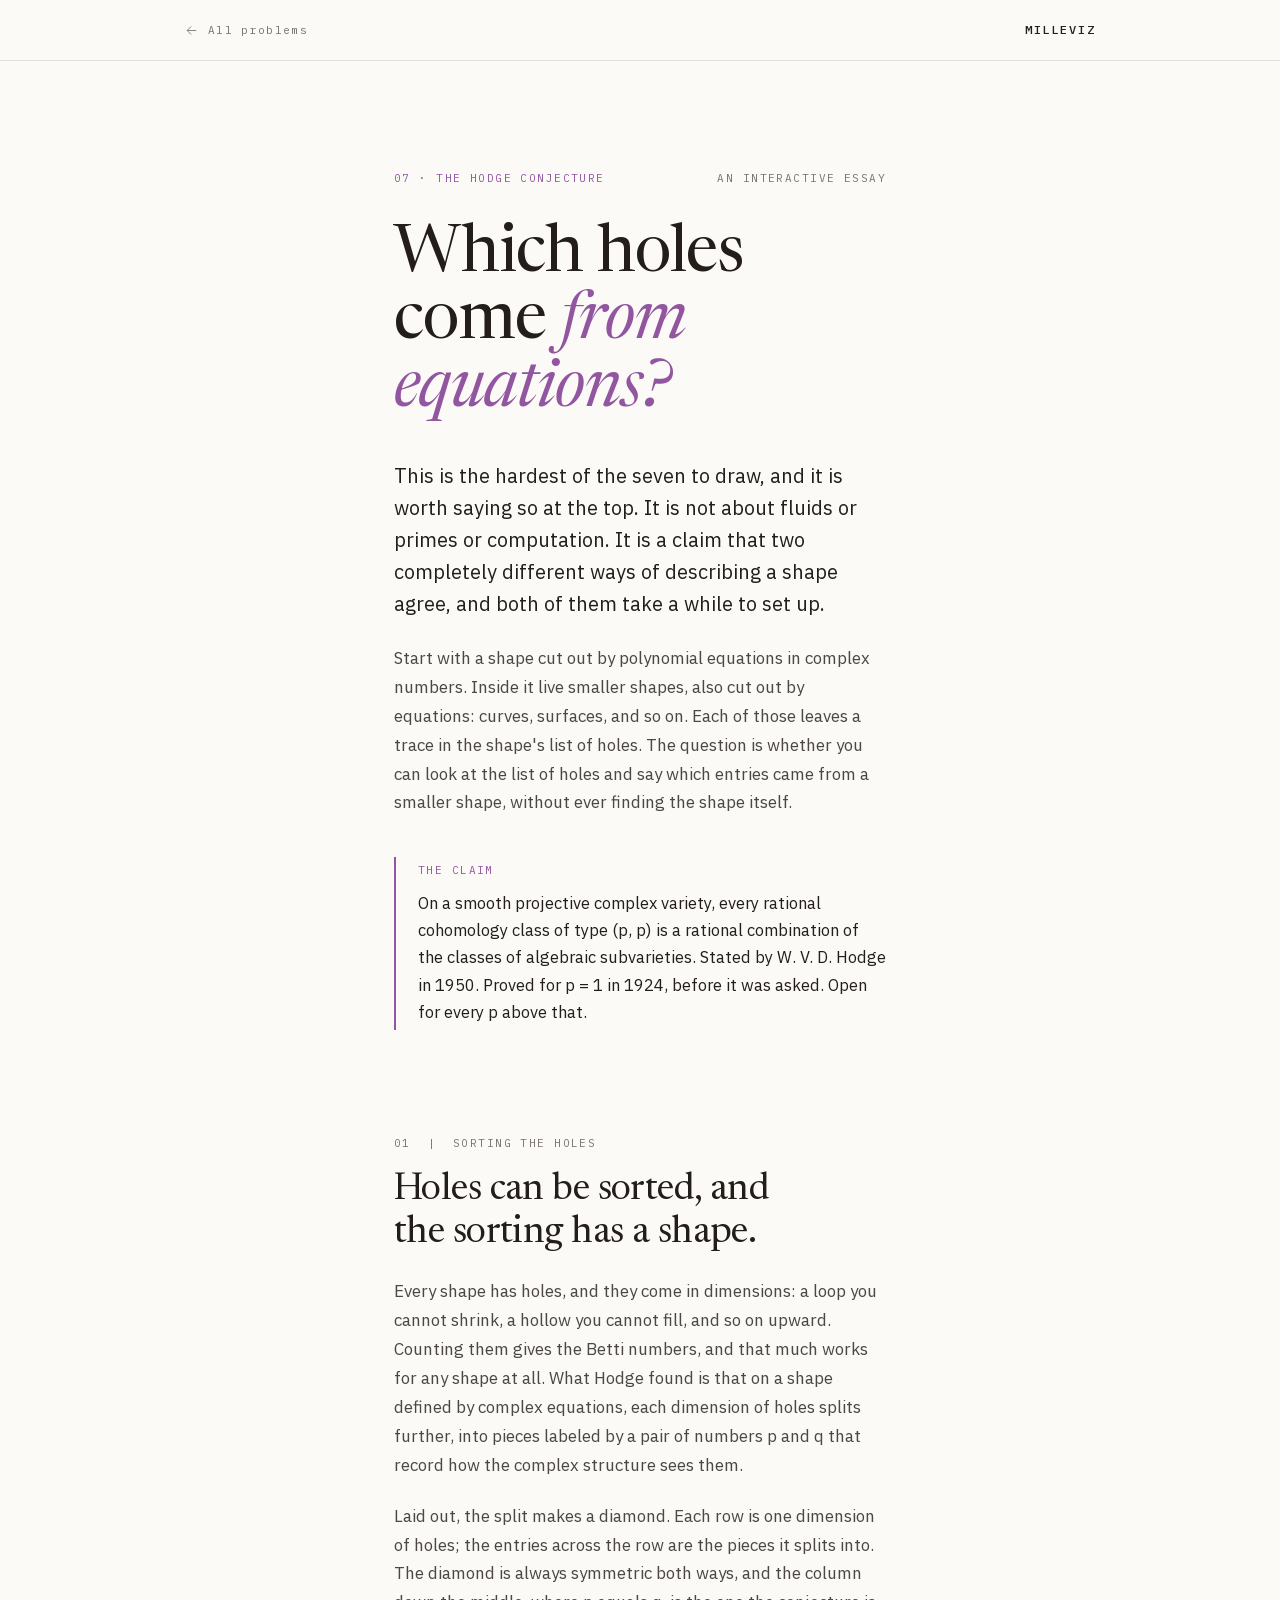
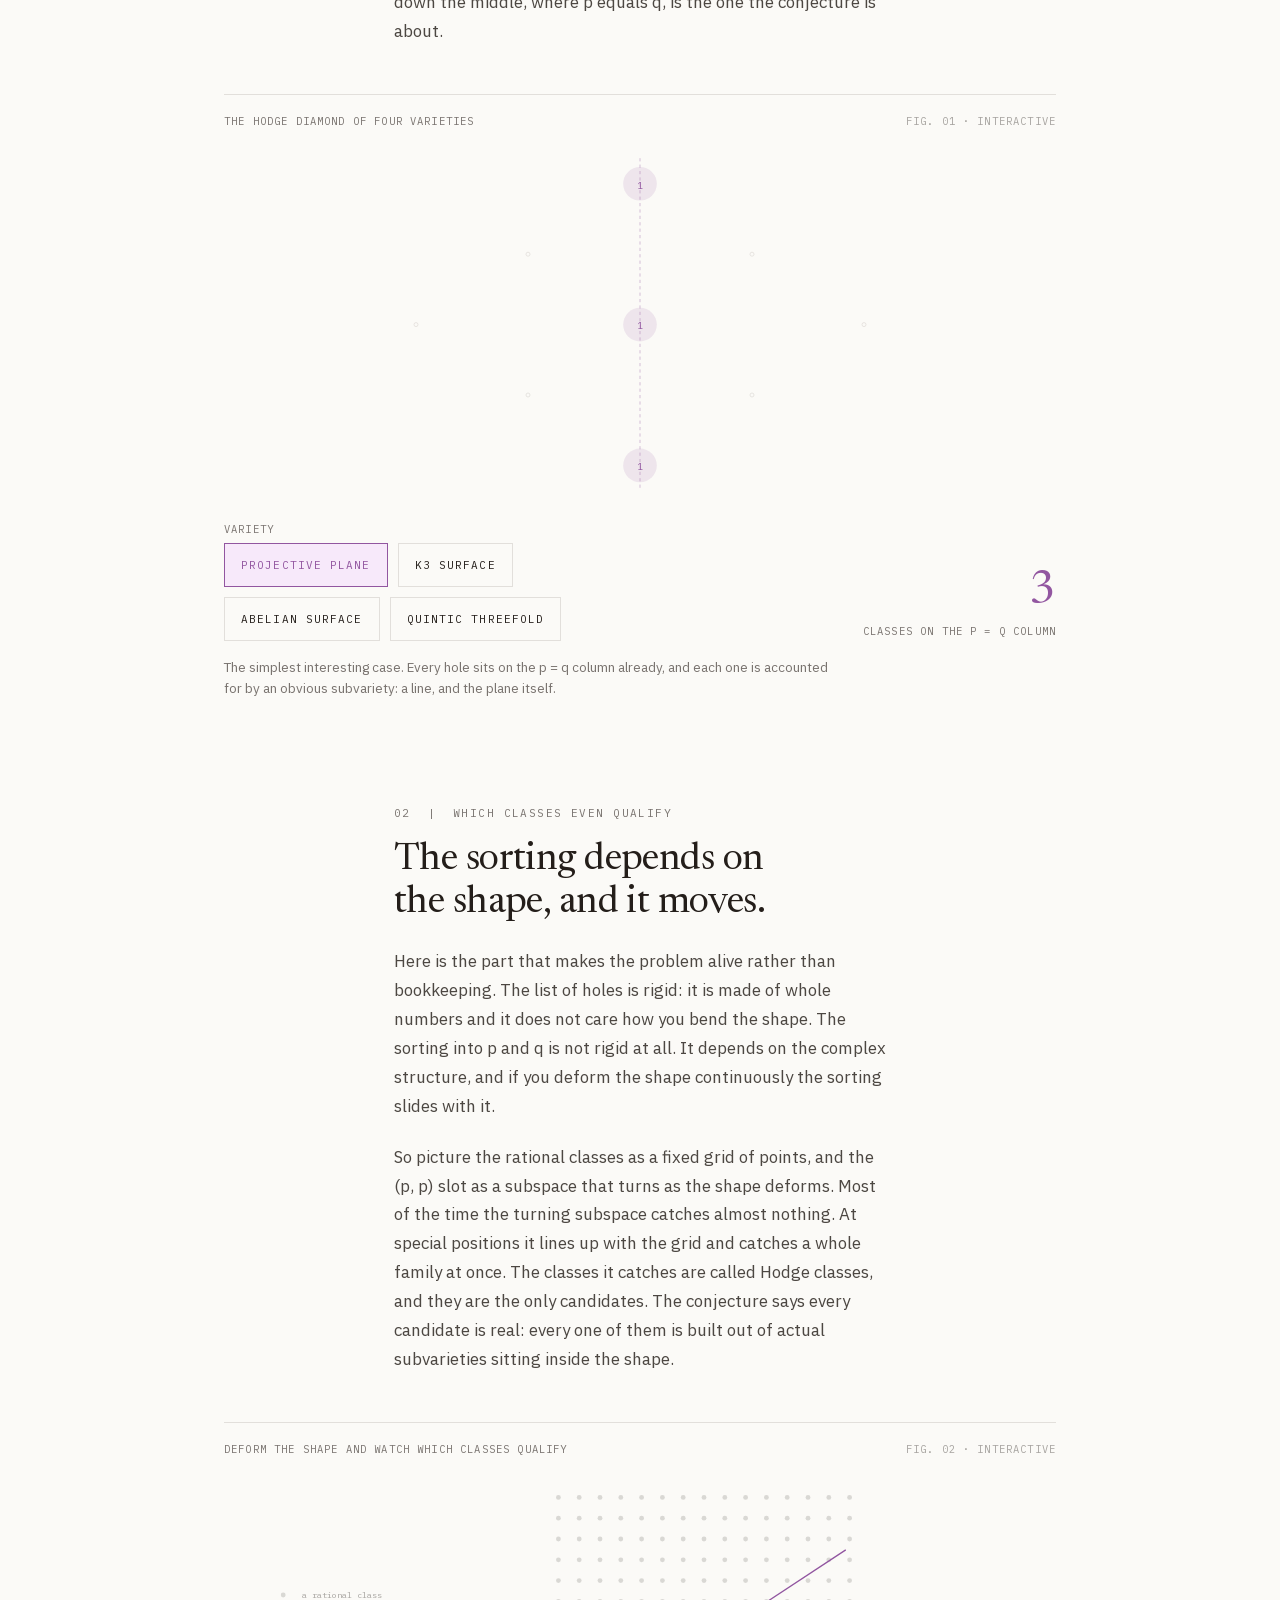
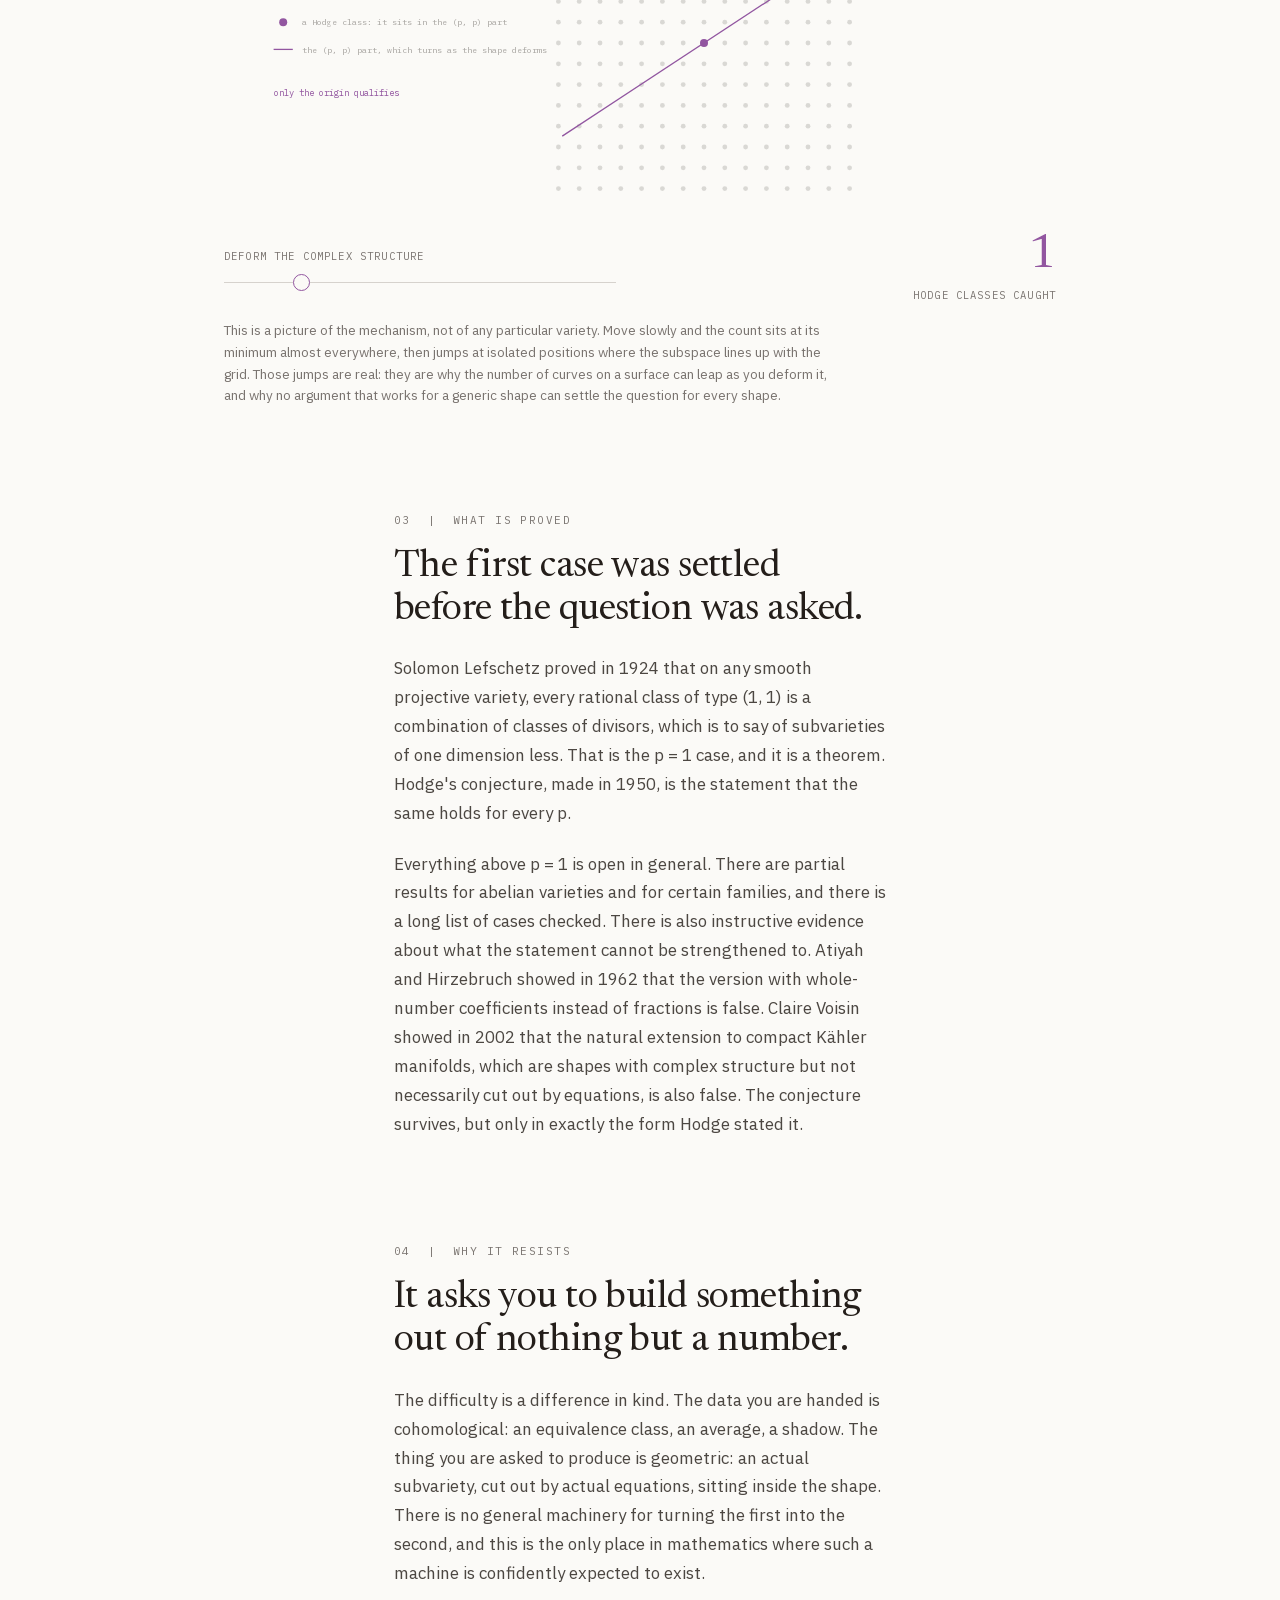
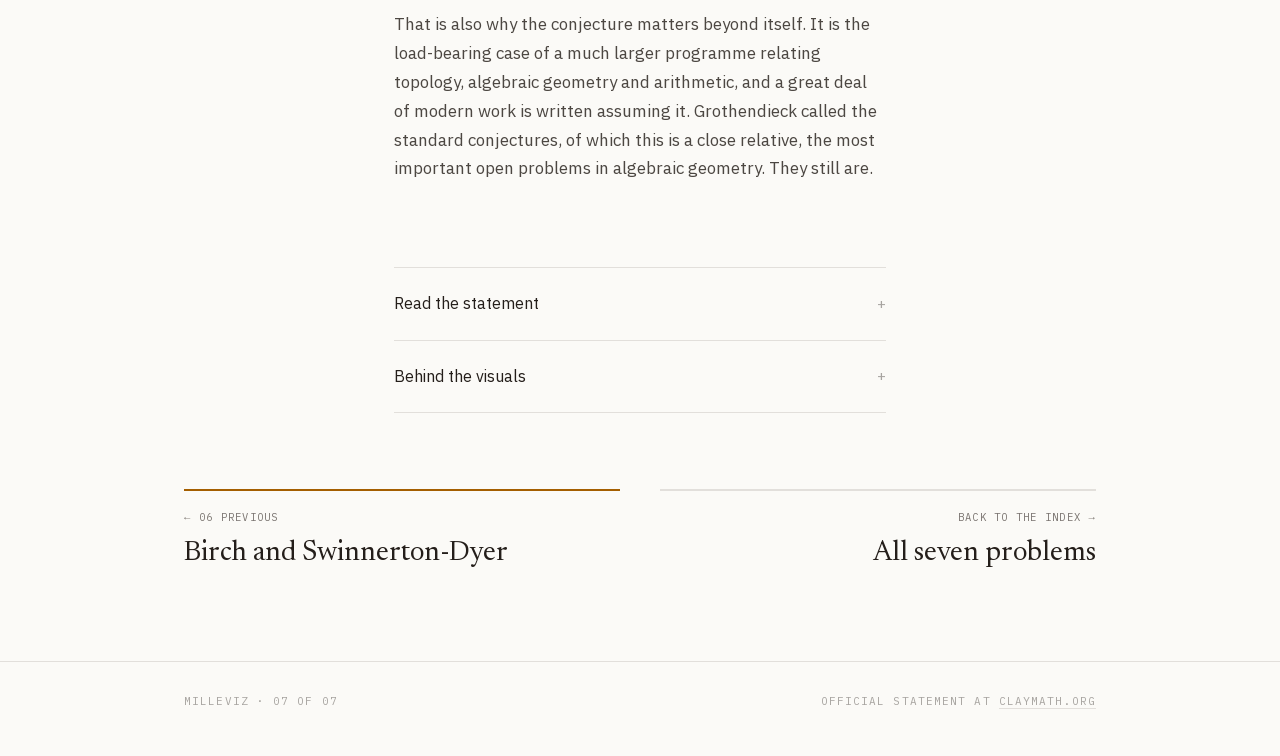
<file: public/problems/hodge.html>
<!doctype html>
<html lang="en">
<head>
<meta charset="utf-8">
<meta name="viewport" content="width=device-width, initial-scale=1">
<title>The Hodge Conjecture, drawn | MilleViz</title>
<meta name="description" content="Sort a shape's holes by a complex-number recipe and some of them land in a special slot. The Hodge conjecture says those come from equations. Explained with figures you can move.">
<link rel="canonical" href="https://milleviz.xera.ac/problems/hodge.html">
<meta property="og:type" content="article">
<meta property="og:title" content="The Hodge Conjecture, drawn">
<meta property="og:description" content="Which holes come from equations?">
<meta property="og:url" content="https://milleviz.xera.ac/problems/hodge.html">
<link rel="icon" href="../favicon.svg" type="image/svg+xml">
<link rel="stylesheet" href="../styles.css">
</head>
<body style="--accent:#9256a0;--tint:#f7e9fa">

<header class="topbar">
  <div class="wrap">
    <a class="back" href="../index.html">
      <svg viewBox="0 0 24 24" width="15" height="15" fill="none" stroke="currentColor" stroke-width="1.4" stroke-linecap="round" stroke-linejoin="round" aria-hidden="true"><path d="M19 12H6M11 18l-6-6 6-6"/></svg>
      <span>All problems</span>
    </a>
    <span class="wordmark">MILLEVIZ</span>
  </div>
</header>

<main>
  <article>

  <section class="wrap prose page-hero">
    <div class="eyebrow eyebrow-row">
      <span class="lead">07 &middot; The Hodge Conjecture</span>
      <span>An interactive essay</span>
    </div>
    <h1>Which holes come <em>from equations?</em></h1>
    <p class="lede">This is the hardest of the seven to draw, and it is worth saying so at the top. It is not about fluids or primes or computation. It is a claim that two completely different ways of describing a shape agree, and both of them take a while to set up.</p>
    <p class="body-copy">Start with a shape cut out by polynomial equations in complex numbers. Inside it live smaller shapes, also cut out by equations: curves, surfaces, and so on. Each of those leaves a trace in the shape's list of holes. The question is whether you can look at the list of holes and say which entries came from a smaller shape, without ever finding the shape itself.</p>
    <div class="claim">
      <span class="eyebrow">The claim</span>
      <div>On a smooth projective complex variety, every rational cohomology class of type (p, p) is a rational combination of the classes of algebraic subvarieties. Stated by W. V. D. Hodge in 1950. Proved for p = 1 in 1924, before it was asked. Open for every p above that.</div>
    </div>
    <noscript><div class="note"><span class="eyebrow">Note</span>The figures below are drawn and driven by script. With scripting off the text still stands on its own, but the pictures will be blank.</div></noscript>
  </section>

  <section class="wrap prose section-head">
    <p class="eyebrow">01 &nbsp;|&nbsp; Sorting the holes</p>
    <h2>Holes can be sorted, and the sorting has a shape.</h2>
    <p class="body-copy">Every shape has holes, and they come in dimensions: a loop you cannot shrink, a hollow you cannot fill, and so on upward. Counting them gives the Betti numbers, and that much works for any shape at all. What Hodge found is that on a shape defined by complex equations, each dimension of holes splits further, into pieces labeled by a pair of numbers p and q that record how the complex structure sees them.</p>
    <p class="body-copy">Laid out, the split makes a diamond. Each row is one dimension of holes; the entries across the row are the pieces it splits into. The diamond is always symmetric both ways, and the column down the middle, where p equals q, is the one the conjecture is about.</p>
  </section>

  <section class="wrap">
    <figure class="fig">
      <figcaption class="fig-head"><span>The Hodge diamond of four varieties</span><span class="n">Fig. 01 &middot; Interactive</span></figcaption>
      <svg id="fig-diamond" viewBox="0 0 1040 440" role="img" aria-label="Hodge diamonds for the projective plane, a K3 surface, an abelian surface and the quintic threefold, with the diagonal where p equals q picked out."></svg>
      <div class="controls">
        <div>
          <div class="ctl-head"><span>Variety</span><span>&nbsp;</span></div>
          <div class="btnrow" id="variety">
            <button type="button" data-value="p2" aria-pressed="true">Projective plane</button>
            <button type="button" data-value="k3" aria-pressed="false">K3 surface</button>
            <button type="button" data-value="ab" aria-pressed="false">Abelian surface</button>
            <button type="button" data-value="quintic" aria-pressed="false">Quintic threefold</button>
          </div>
        </div>
        <div class="readout"><div class="v" id="pp-out">&middot;</div><div class="k">Classes on the p = q column</div></div>
      </div>
      <p class="fig-note" id="diamond-note">Each dot is a dimension, and the number beside it is how many independent holes of that kind the shape has. The colored column is where p equals q: the only place the conjecture has anything to say.</p>
    </figure>
  </section>

  <section class="wrap prose section-head">
    <p class="eyebrow">02 &nbsp;|&nbsp; Which classes even qualify</p>
    <h2>The sorting depends on the shape, and it moves.</h2>
    <p class="body-copy">Here is the part that makes the problem alive rather than bookkeeping. The list of holes is rigid: it is made of whole numbers and it does not care how you bend the shape. The sorting into p and q is not rigid at all. It depends on the complex structure, and if you deform the shape continuously the sorting slides with it.</p>
    <p class="body-copy">So picture the rational classes as a fixed grid of points, and the (p, p) slot as a subspace that turns as the shape deforms. Most of the time the turning subspace catches almost nothing. At special positions it lines up with the grid and catches a whole family at once. The classes it catches are called Hodge classes, and they are the only candidates. The conjecture says every candidate is real: every one of them is built out of actual subvarieties sitting inside the shape.</p>
  </section>

  <section class="wrap">
    <figure class="fig">
      <figcaption class="fig-head"><span>Deform the shape and watch which classes qualify</span><span class="n">Fig. 02 &middot; Interactive</span></figcaption>
      <svg id="fig-lattice" viewBox="0 0 1040 420" role="img" aria-label="A fixed grid of rational classes with a rotating subspace passing through it, lighting up the classes that fall inside."></svg>
      <div class="controls">
        <div>
          <div class="ctl-head"><span>Deform the complex structure</span><span>&nbsp;</span></div>
          <input id="deform" type="range" min="0" max="200" step="1" value="37" aria-label="Position of the complex structure as it deforms">
        </div>
        <div class="readout"><div class="v" id="hodge-count">&middot;</div><div class="k">Hodge classes caught</div></div>
      </div>
      <p class="fig-note">This is a picture of the mechanism, not of any particular variety. Move slowly and the count sits at its minimum almost everywhere, then jumps at isolated positions where the subspace lines up with the grid. Those jumps are real: they are why the number of curves on a surface can leap as you deform it, and why no argument that works for a generic shape can settle the question for every shape.</p>
    </figure>
  </section>

  <section class="wrap prose section-head">
    <p class="eyebrow">03 &nbsp;|&nbsp; What is proved</p>
    <h2>The first case was settled before the question was asked.</h2>
    <p class="body-copy">Solomon Lefschetz proved in 1924 that on any smooth projective variety, every rational class of type (1, 1) is a combination of classes of divisors, which is to say of subvarieties of one dimension less. That is the p = 1 case, and it is a theorem. Hodge's conjecture, made in 1950, is the statement that the same holds for every p.</p>
    <p class="body-copy">Everything above p = 1 is open in general. There are partial results for abelian varieties and for certain families, and there is a long list of cases checked. There is also instructive evidence about what the statement cannot be strengthened to. Atiyah and Hirzebruch showed in 1962 that the version with whole-number coefficients instead of fractions is false. Claire Voisin showed in 2002 that the natural extension to compact Kähler manifolds, which are shapes with complex structure but not necessarily cut out by equations, is also false. The conjecture survives, but only in exactly the form Hodge stated it.</p>
  </section>

  <section class="wrap prose section-head">
    <p class="eyebrow">04 &nbsp;|&nbsp; Why it resists</p>
    <h2>It asks you to build something out of nothing but a number.</h2>
    <p class="body-copy">The difficulty is a difference in kind. The data you are handed is cohomological: an equivalence class, an average, a shadow. The thing you are asked to produce is geometric: an actual subvariety, cut out by actual equations, sitting inside the shape. There is no general machinery for turning the first into the second, and this is the only place in mathematics where such a machine is confidently expected to exist.</p>
    <p class="body-copy">That is also why the conjecture matters beyond itself. It is the load-bearing case of a much larger programme relating topology, algebraic geometry and arithmetic, and a great deal of modern work is written assuming it. Grothendieck called the standard conjectures, of which this is a close relative, the most important open problems in algebraic geometry. They still are.</p>
  </section>

  <section class="wrap prose disclosures">
    <details class="disc">
      <summary>Read the statement</summary>
      <div class="disc-body">
        <div class="eq">H<sup>k</sup>(X, &#8450;) = &#8853;<sub>p+q=k</sub> H<sup>p,q</sup>(X) &nbsp;&nbsp;&nbsp; Hdg<sup>p</sup>(X) = H<sup>2p</sup>(X, &#8474;) &cap; H<sup>p,p</sup>(X)</div>
        <p>The first line is the Hodge decomposition: on a smooth projective complex variety, the cohomology in each degree splits into pieces indexed by p and q, with H<sup>q,p</sup> the conjugate of H<sup>p,q</sup>. The second defines the Hodge classes in degree 2p: rational classes that happen to land in the (p, p) piece. The conjecture is that every element of Hdg<sup>p</sup>(X) is a rational linear combination of the fundamental classes of algebraic subvarieties of codimension p. For p = 1 this is the Lefschetz theorem on (1, 1) classes.</p>
      </div>
    </details>
    <details class="disc">
      <summary>Behind the visuals</summary>
      <div class="disc-body">
        <p>Figure 01 draws published Hodge numbers, not computed ones: the projective plane, a K3 surface with its 20 in the middle, an abelian surface whose numbers are the binomial coefficients of a four-dimensional torus, and the quintic threefold with the 101 that made it the first example in mirror symmetry.</p>
        <p>Figure 02 is a schematic and says so on the page. The grid is a fixed rank two lattice standing in for the rational classes. The line through it is a one-dimensional subspace whose direction is set by the slider, standing in for the (p, p) part of the decomposition as the complex structure deforms. A lattice point counts as caught when it lies within a small tolerance of the subspace, which is how a rational direction produces a whole family at once and an irrational one produces only the origin. No variety is being computed; the picture shows why the count jumps, which is the feature that matters.</p>
      </div>
    </details>
  </section>

  <nav class="wrap pager">
    <a class="prev" href="bsd.html" style="border-top-color:#a45e00"><div class="k">&larr; 06 Previous</div><div class="t">Birch and Swinnerton-Dyer</div></a>
    <a class="next" href="../index.html" style="border-top-color:#e2dfdb"><div class="k">Back to the index &rarr;</div><div class="t">All seven problems</div></a>
  </nav>

  </article>
</main>

<footer class="site-foot">
  <div class="wrap">
    <span>MilleViz &middot; 07 of 07</span>
    <span>Official statement at <a href="https://www.claymath.org/millennium-problems/hodge-conjecture/" rel="noopener">claymath.org</a></span>
  </div>
</footer>

<script type="module" src="../js/hodge.js"></script>
</body>
</html>
</file>
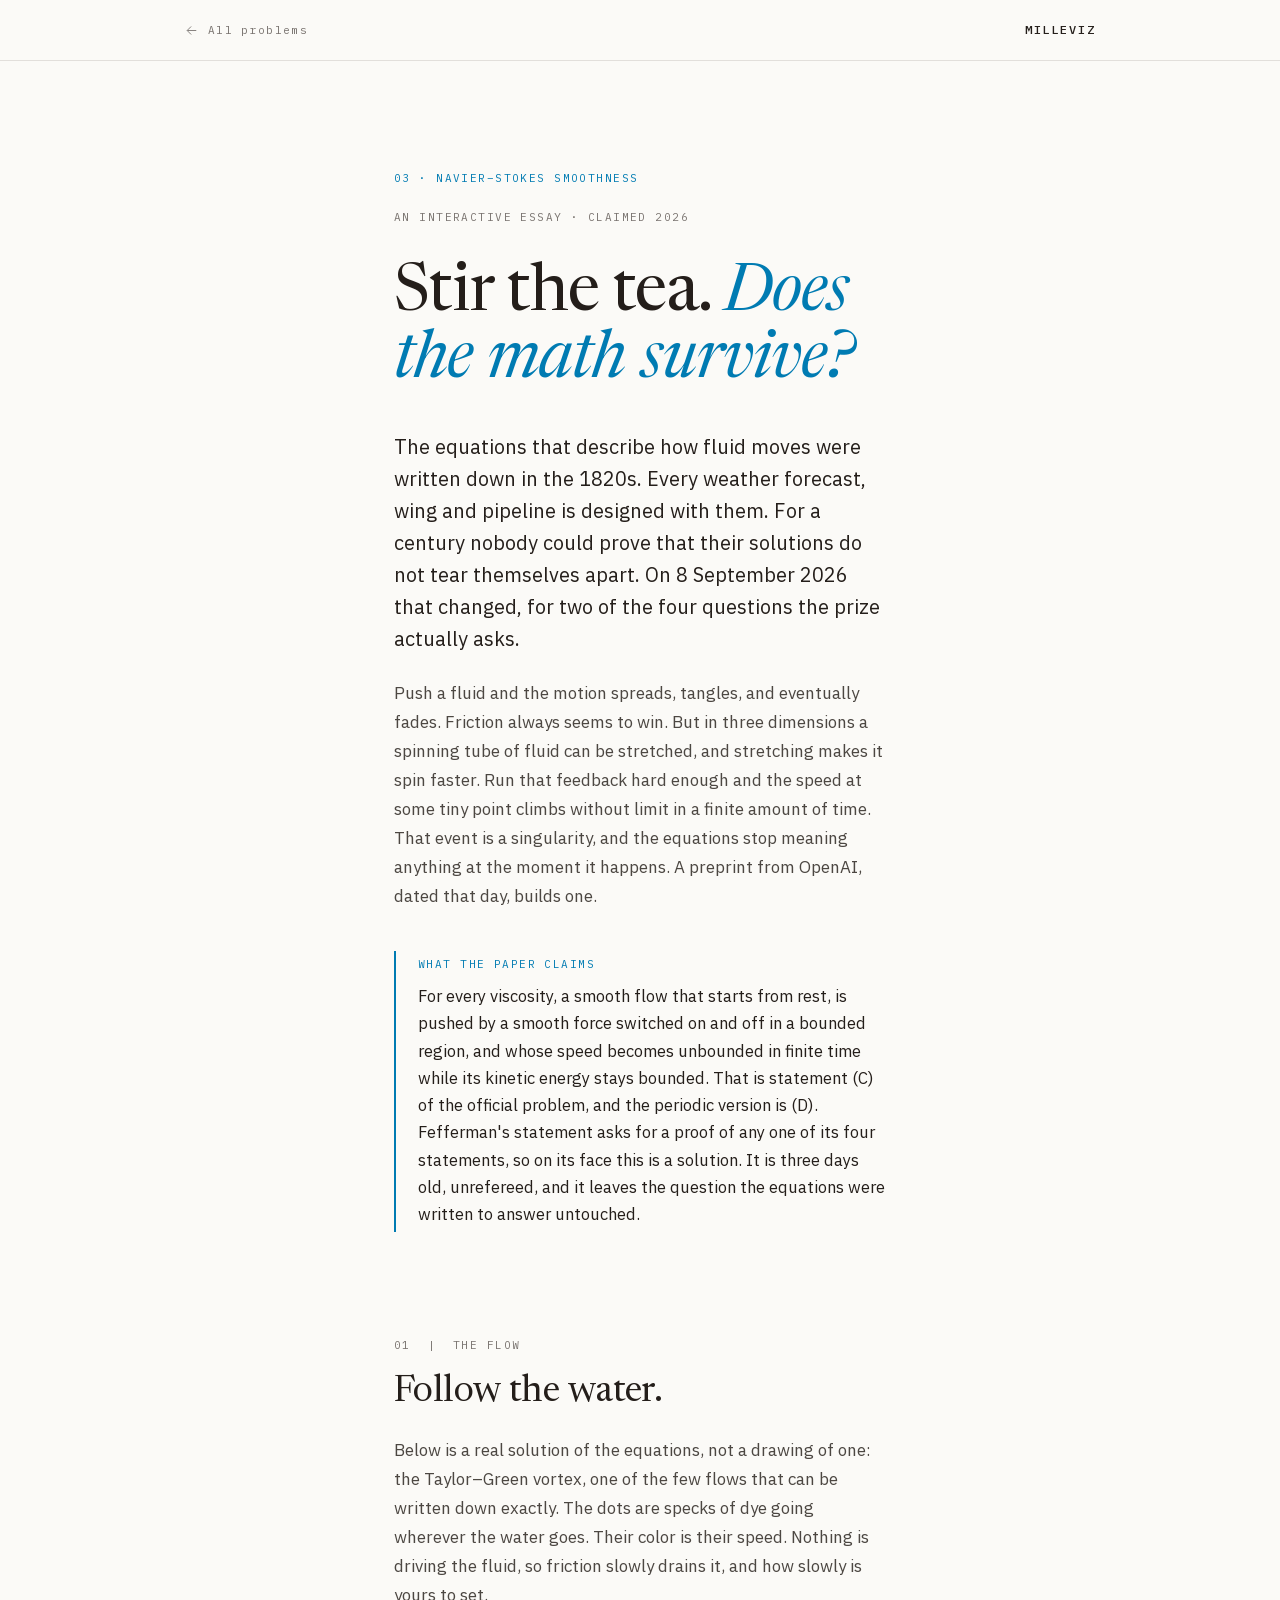
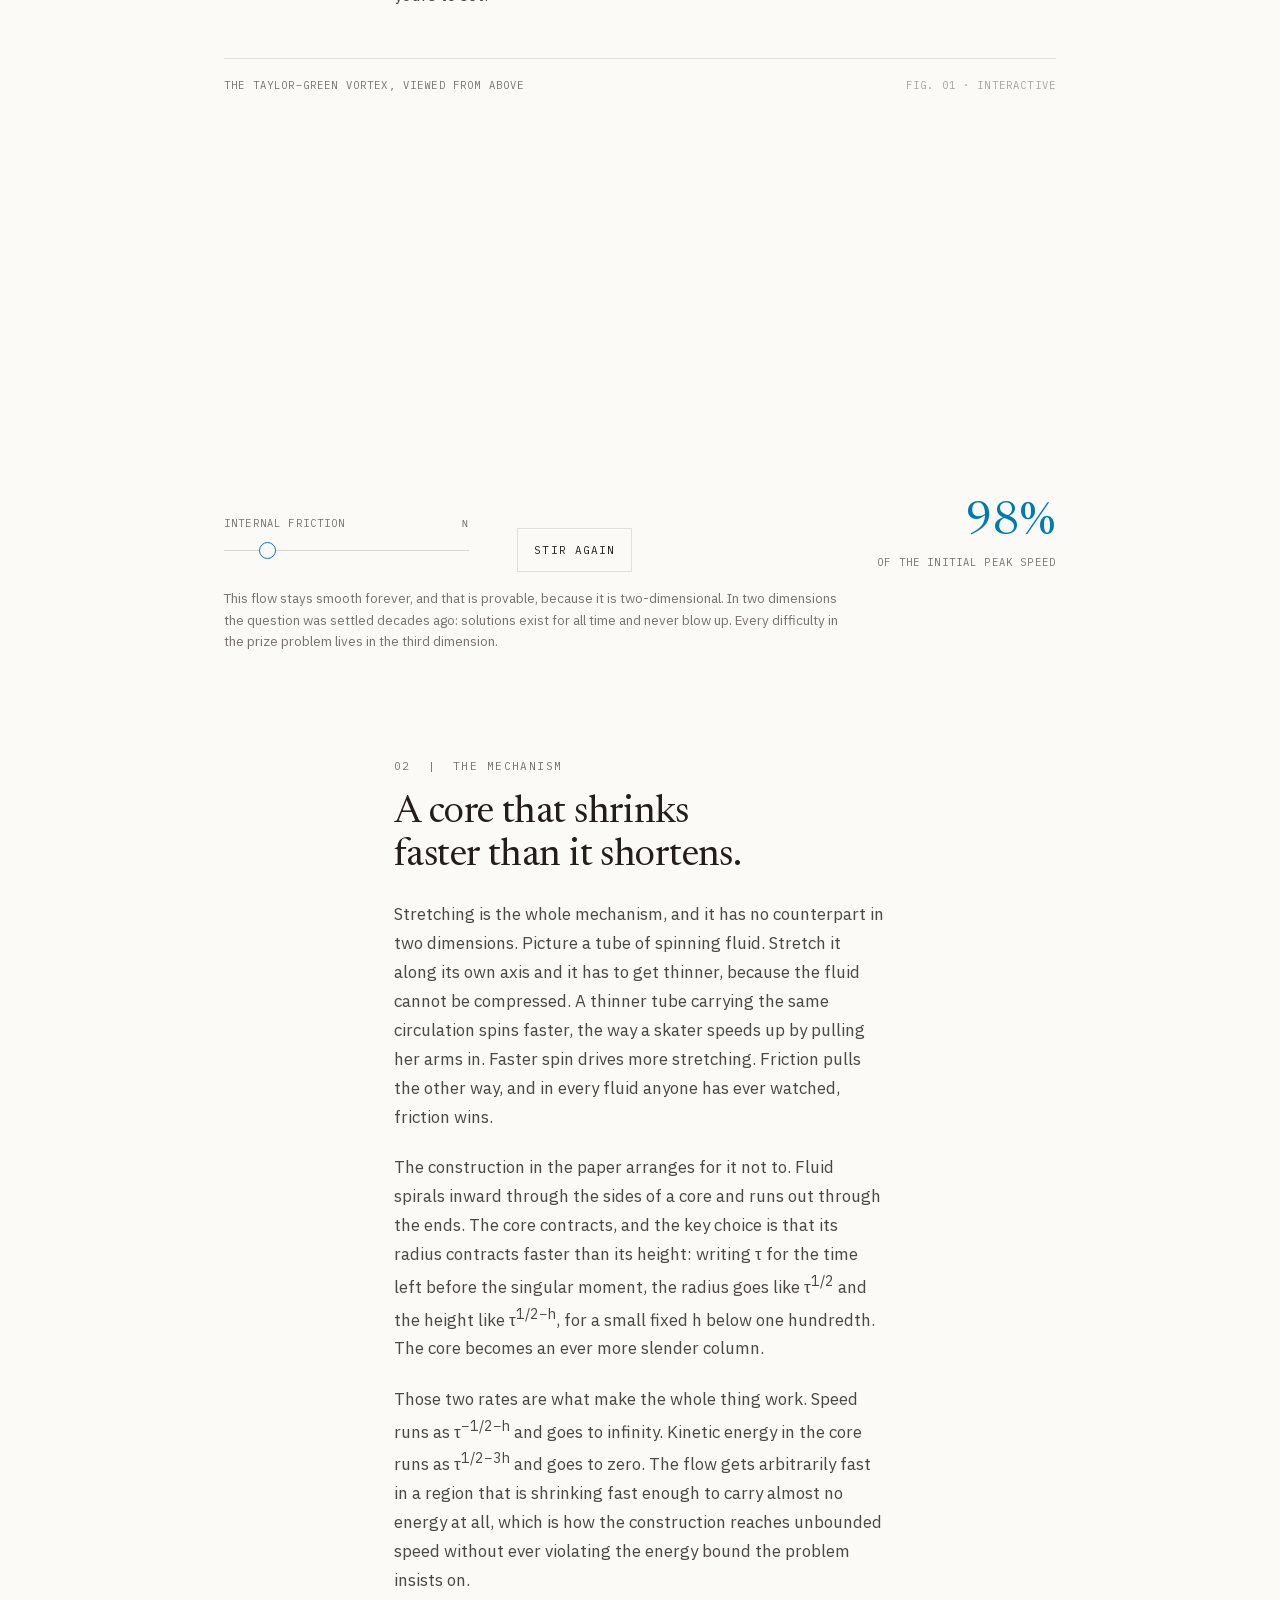
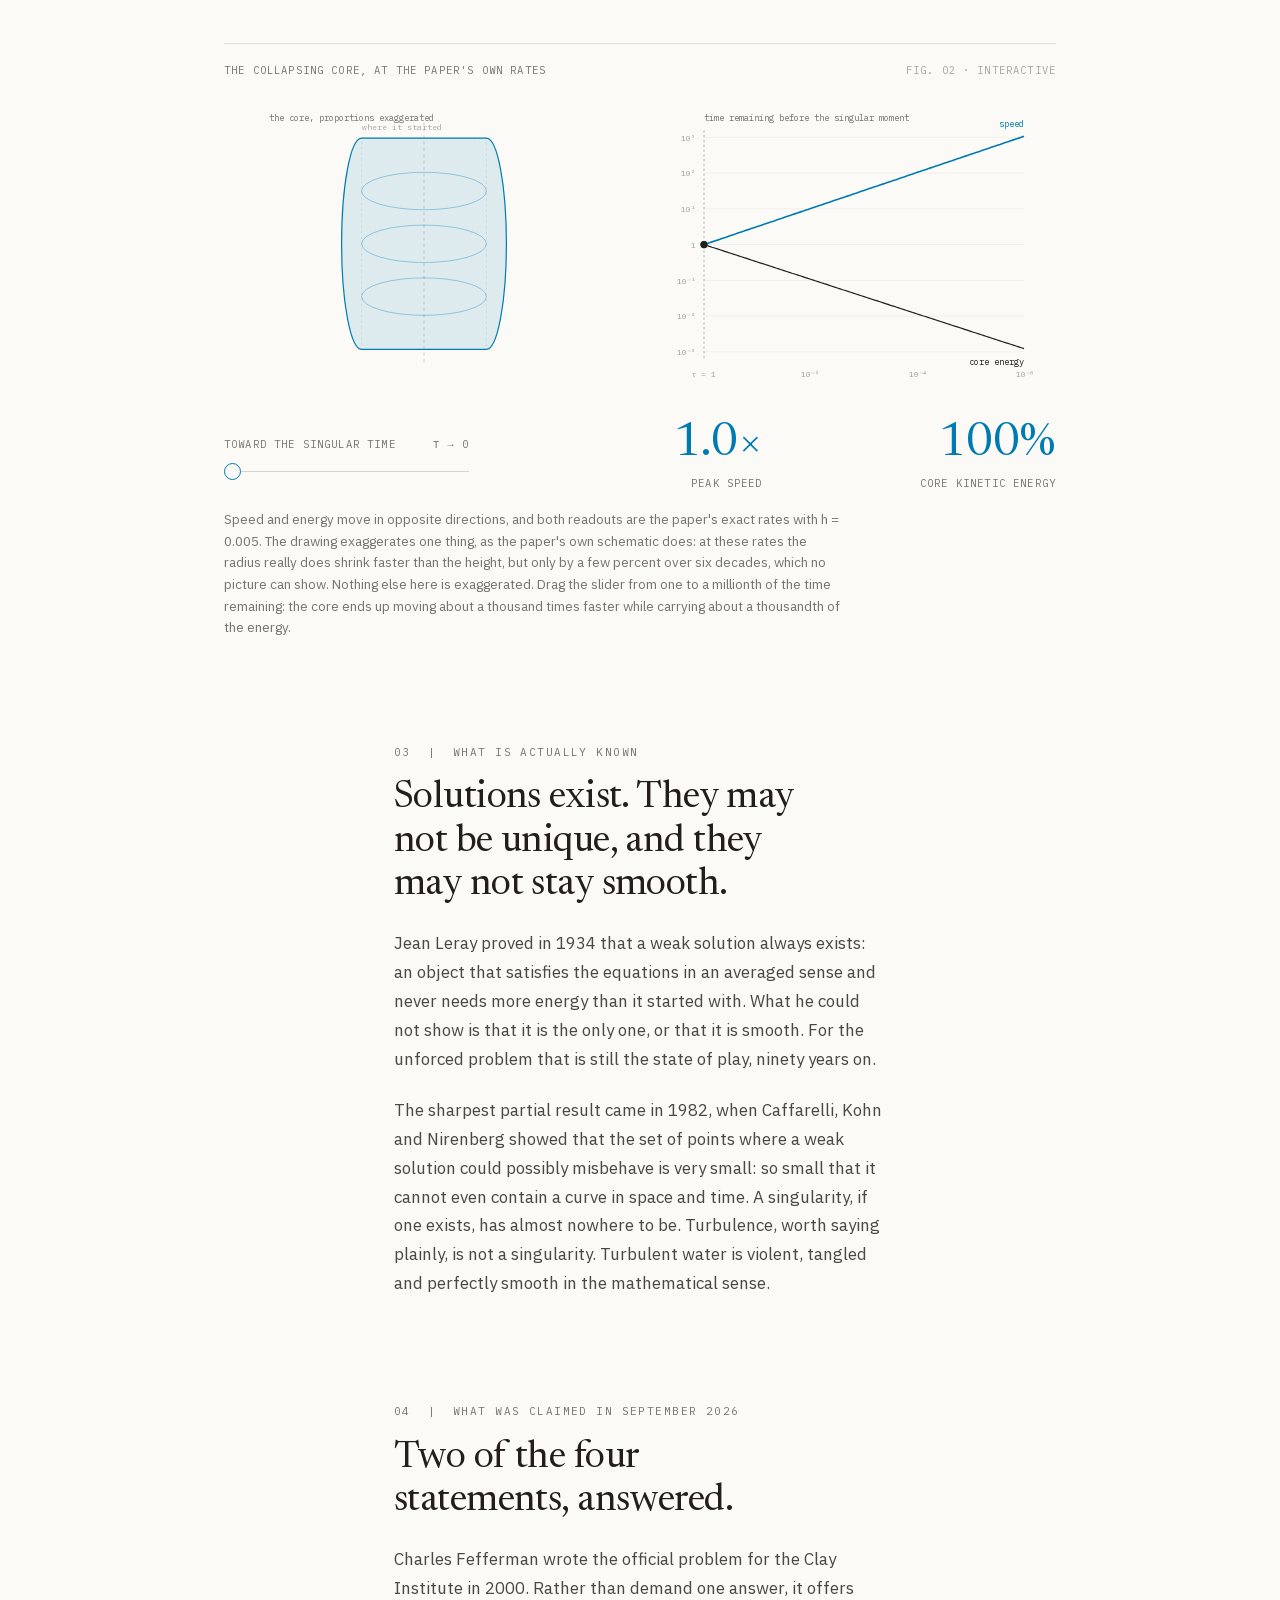
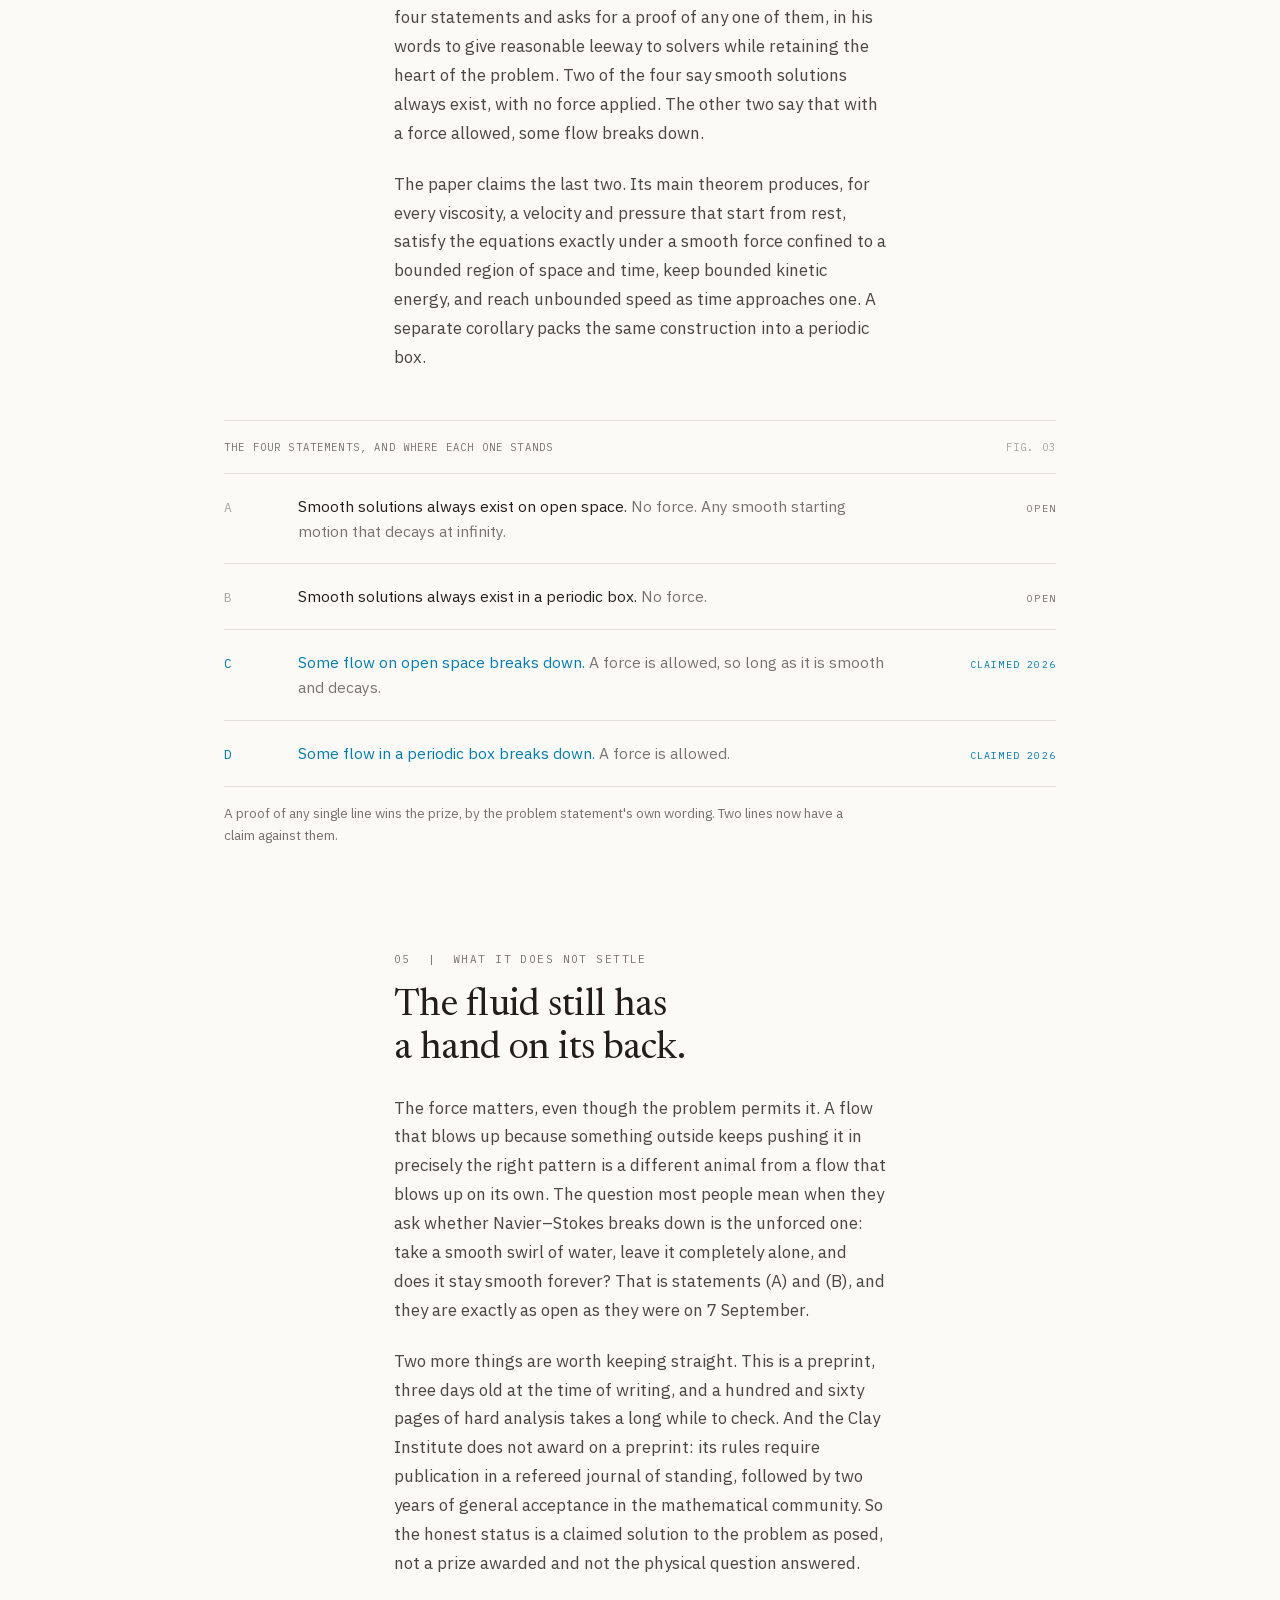
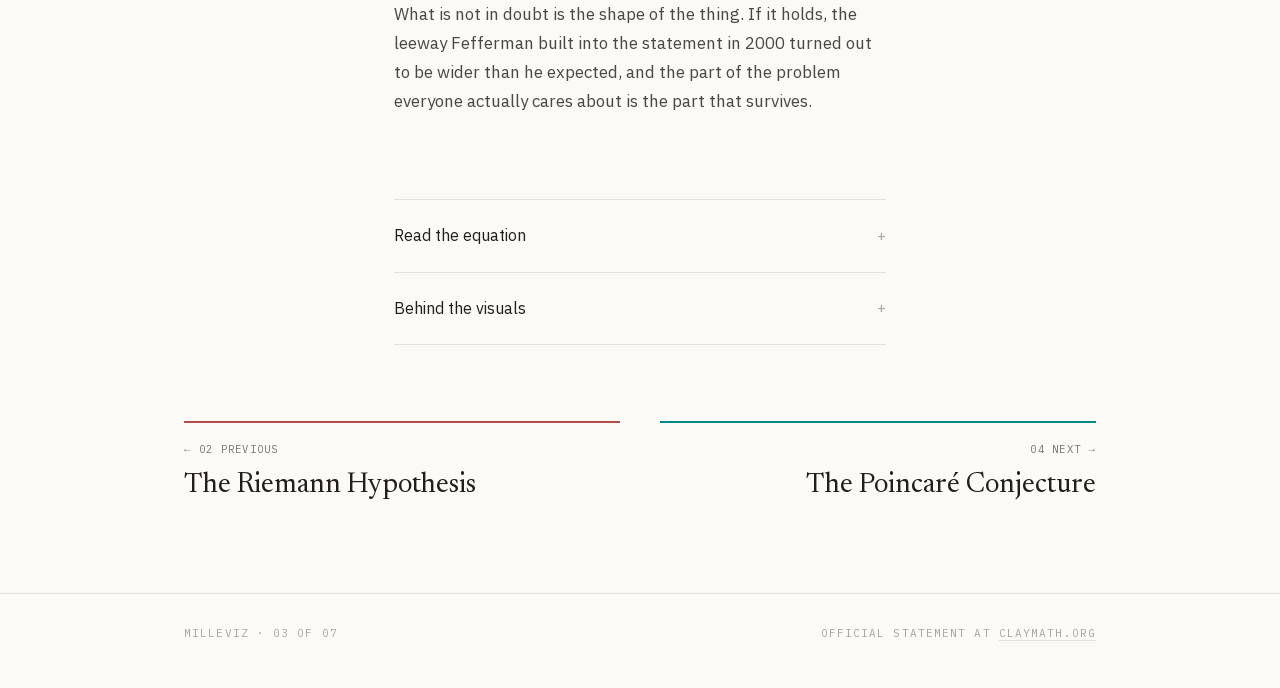
<file: public/problems/navier-stokes.html>
<!doctype html>
<html lang="en">
<head>
<meta charset="utf-8">
<meta name="viewport" content="width=device-width, initial-scale=1">
<title>Navier&ndash;Stokes smoothness, drawn | MilleViz</title>
<meta name="description" content="In September 2026 OpenAI claimed a forced solution of the Navier-Stokes equations that blows up in finite time, settling two of the four statements the Millennium problem asks for. Explained with figures you can move.">
<link rel="canonical" href="https://milleviz.xera.ac/problems/navier-stokes.html">
<meta property="og:type" content="article">
<meta property="og:title" content="Navier-Stokes smoothness, drawn">
<meta property="og:description" content="Stir the tea. Does the mathematics survive? As of September 2026, if you push hard enough, no.">
<meta property="og:url" content="https://milleviz.xera.ac/problems/navier-stokes.html">
<link rel="icon" href="../favicon.svg" type="image/svg+xml">
<link rel="stylesheet" href="../styles.css">
</head>
<body style="--accent:#007bb2;--tint:#ddf2ff">

<header class="topbar">
  <div class="wrap">
    <a class="back" href="../index.html">
      <svg viewBox="0 0 24 24" width="15" height="15" fill="none" stroke="currentColor" stroke-width="1.4" stroke-linecap="round" stroke-linejoin="round" aria-hidden="true"><path d="M19 12H6M11 18l-6-6 6-6"/></svg>
      <span>All problems</span>
    </a>
    <span class="wordmark">MILLEVIZ</span>
  </div>
</header>

<main>
  <article>

  <section class="wrap prose page-hero">
    <div class="eyebrow eyebrow-row">
      <span class="lead">03 &middot; Navier&ndash;Stokes smoothness</span>
      <span>An interactive essay &middot; Claimed 2026</span>
    </div>
    <h1>Stir the tea. <em>Does the math survive?</em></h1>
    <p class="lede">The equations that describe how fluid moves were written down in the 1820s. Every weather forecast, wing and pipeline is designed with them. For a century nobody could prove that their solutions do not tear themselves apart. On 8 September 2026 that changed, for two of the four questions the prize actually asks.</p>
    <p class="body-copy">Push a fluid and the motion spreads, tangles, and eventually fades. Friction always seems to win. But in three dimensions a spinning tube of fluid can be stretched, and stretching makes it spin faster. Run that feedback hard enough and the speed at some tiny point climbs without limit in a finite amount of time. That event is a singularity, and the equations stop meaning anything at the moment it happens. A preprint from OpenAI, dated that day, builds one.</p>
    <div class="claim">
      <span class="eyebrow">What the paper claims</span>
      <div>For every viscosity, a smooth flow that starts from rest, is pushed by a smooth force switched on and off in a bounded region, and whose speed becomes unbounded in finite time while its kinetic energy stays bounded. That is statement (C) of the official problem, and the periodic version is (D). Fefferman's statement asks for a proof of any one of its four statements, so on its face this is a solution. It is three days old, unrefereed, and it leaves the question the equations were written to answer untouched.</div>
    </div>
    <noscript><div class="note"><span class="eyebrow">Note</span>The figures below are drawn and driven by script. With scripting off the text still stands on its own, but the pictures will be blank.</div></noscript>
  </section>

  <section class="wrap prose section-head">
    <p class="eyebrow">01 &nbsp;|&nbsp; The flow</p>
    <h2>Follow the water.</h2>
    <p class="body-copy">Below is a real solution of the equations, not a drawing of one: the Taylor&ndash;Green vortex, one of the few flows that can be written down exactly. The dots are specks of dye going wherever the water goes. Their color is their speed. Nothing is driving the fluid, so friction slowly drains it, and how slowly is yours to set.</p>
  </section>

  <section class="wrap">
    <figure class="fig">
      <figcaption class="fig-head"><span>The Taylor&ndash;Green vortex, viewed from above</span><span class="n">Fig. 01 &middot; Interactive</span></figcaption>
      <canvas id="fig-flow" aria-label="Tracer particles circling in a grid of counter-rotating vortices, slowing as friction drains the motion."></canvas>
      <div class="controls">
        <div>
          <div class="ctl-head"><span>Internal friction</span><span>&nu;</span></div>
          <input id="visc" type="range" min="5" max="200" step="1" value="35" aria-label="Viscosity">
        </div>
        <div>
          <div class="ctl-head"><span>&nbsp;</span><span>&nbsp;</span></div>
          <div class="btnrow"><button type="button" id="restir">Stir again</button></div>
        </div>
        <div class="readout"><div class="v" id="peak">100%</div><div class="k">Of the initial peak speed</div></div>
      </div>
      <p class="fig-note">This flow stays smooth forever, and that is provable, because it is two-dimensional. In two dimensions the question was settled decades ago: solutions exist for all time and never blow up. Every difficulty in the prize problem lives in the third dimension.</p>
    </figure>
  </section>

  <section class="wrap prose section-head">
    <p class="eyebrow">02 &nbsp;|&nbsp; The mechanism</p>
    <h2>A core that shrinks faster than it shortens.</h2>
    <p class="body-copy">Stretching is the whole mechanism, and it has no counterpart in two dimensions. Picture a tube of spinning fluid. Stretch it along its own axis and it has to get thinner, because the fluid cannot be compressed. A thinner tube carrying the same circulation spins faster, the way a skater speeds up by pulling her arms in. Faster spin drives more stretching. Friction pulls the other way, and in every fluid anyone has ever watched, friction wins.</p>
    <p class="body-copy">The construction in the paper arranges for it not to. Fluid spirals inward through the sides of a core and runs out through the ends. The core contracts, and the key choice is that its radius contracts faster than its height: writing &tau; for the time left before the singular moment, the radius goes like &tau;<sup>1/2</sup> and the height like &tau;<sup>1/2&minus;h</sup>, for a small fixed h below one hundredth. The core becomes an ever more slender column.</p>
    <p class="body-copy">Those two rates are what make the whole thing work. Speed runs as &tau;<sup>&minus;1/2&minus;h</sup> and goes to infinity. Kinetic energy in the core runs as &tau;<sup>1/2&minus;3h</sup> and goes to zero. The flow gets arbitrarily fast in a region that is shrinking fast enough to carry almost no energy at all, which is how the construction reaches unbounded speed without ever violating the energy bound the problem insists on.</p>
  </section>

  <section class="wrap">
    <figure class="fig">
      <figcaption class="fig-head"><span>The collapsing core, at the paper's own rates</span><span class="n">Fig. 02 &middot; Interactive</span></figcaption>
      <svg id="fig-collapse" viewBox="0 0 1040 380" role="img" aria-label="A vortex core contracting toward the singular time, with its speed rising and its kinetic energy falling on a logarithmic plot."></svg>
      <div class="controls">
        <div>
          <div class="ctl-head"><span>Toward the singular time</span><span>&tau; &rarr; 0</span></div>
          <input id="tau" type="range" min="0" max="600" step="1" value="0" aria-label="Time remaining before the singular time, as a power of ten">
        </div>
        <div class="readout"><div class="v" id="speed-out">1&times;</div><div class="k">Peak speed</div></div>
        <div class="readout"><div class="v" id="energy-out">100%</div><div class="k">Core kinetic energy</div></div>
      </div>
      <p class="fig-note">Speed and energy move in opposite directions, and both readouts are the paper's exact rates with h = 0.005. The drawing exaggerates one thing, as the paper's own schematic does: at these rates the radius really does shrink faster than the height, but only by a few percent over six decades, which no picture can show. Nothing else here is exaggerated. Drag the slider from one to a millionth of the time remaining: the core ends up moving about a thousand times faster while carrying about a thousandth of the energy.</p>
    </figure>
  </section>

  <section class="wrap prose section-head">
    <p class="eyebrow">03 &nbsp;|&nbsp; What is actually known</p>
    <h2>Solutions exist. They may not be unique, and they may not stay smooth.</h2>
    <p class="body-copy">Jean Leray proved in 1934 that a weak solution always exists: an object that satisfies the equations in an averaged sense and never needs more energy than it started with. What he could not show is that it is the only one, or that it is smooth. For the unforced problem that is still the state of play, ninety years on.</p>
    <p class="body-copy">The sharpest partial result came in 1982, when Caffarelli, Kohn and Nirenberg showed that the set of points where a weak solution could possibly misbehave is very small: so small that it cannot even contain a curve in space and time. A singularity, if one exists, has almost nowhere to be. Turbulence, worth saying plainly, is not a singularity. Turbulent water is violent, tangled and perfectly smooth in the mathematical sense.</p>
  </section>

  <section class="wrap prose section-head">
    <p class="eyebrow">04 &nbsp;|&nbsp; What was claimed in September 2026</p>
    <h2>Two of the four statements, answered.</h2>
    <p class="body-copy">Charles Fefferman wrote the official problem for the Clay Institute in 2000. Rather than demand one answer, it offers four statements and asks for a proof of any one of them, in his words to give reasonable leeway to solvers while retaining the heart of the problem. Two of the four say smooth solutions always exist, with no force applied. The other two say that with a force allowed, some flow breaks down.</p>
    <p class="body-copy">The paper claims the last two. Its main theorem produces, for every viscosity, a velocity and pressure that start from rest, satisfy the equations exactly under a smooth force confined to a bounded region of space and time, keep bounded kinetic energy, and reach unbounded speed as time approaches one. A separate corollary packs the same construction into a periodic box.</p>
  </section>

  <section class="wrap">
    <figure class="fig">
      <figcaption class="fig-head"><span>The four statements, and where each one stands</span><span class="n">Fig. 03</span></figcaption>
      <ol class="alts">
        <li>
          <span class="alt-k">A</span>
          <span class="alt-b"><b>Smooth solutions always exist on open space.</b> No force. Any smooth starting motion that decays at infinity.</span>
          <span class="alt-s">Open</span>
        </li>
        <li>
          <span class="alt-k">B</span>
          <span class="alt-b"><b>Smooth solutions always exist in a periodic box.</b> No force.</span>
          <span class="alt-s">Open</span>
        </li>
        <li class="hit">
          <span class="alt-k">C</span>
          <span class="alt-b"><b>Some flow on open space breaks down.</b> A force is allowed, so long as it is smooth and decays.</span>
          <span class="alt-s">Claimed 2026</span>
        </li>
        <li class="hit">
          <span class="alt-k">D</span>
          <span class="alt-b"><b>Some flow in a periodic box breaks down.</b> A force is allowed.</span>
          <span class="alt-s">Claimed 2026</span>
        </li>
      </ol>
      <p class="fig-note">A proof of any single line wins the prize, by the problem statement's own wording. Two lines now have a claim against them.</p>
    </figure>
  </section>

  <section class="wrap prose section-head">
    <p class="eyebrow">05 &nbsp;|&nbsp; What it does not settle</p>
    <h2>The fluid still has a hand on its back.</h2>
    <p class="body-copy">The force matters, even though the problem permits it. A flow that blows up because something outside keeps pushing it in precisely the right pattern is a different animal from a flow that blows up on its own. The question most people mean when they ask whether Navier&ndash;Stokes breaks down is the unforced one: take a smooth swirl of water, leave it completely alone, and does it stay smooth forever? That is statements (A) and (B), and they are exactly as open as they were on 7 September.</p>
    <p class="body-copy">Two more things are worth keeping straight. This is a preprint, three days old at the time of writing, and a hundred and sixty pages of hard analysis takes a long while to check. And the Clay Institute does not award on a preprint: its rules require publication in a refereed journal of standing, followed by two years of general acceptance in the mathematical community. So the honest status is a claimed solution to the problem as posed, not a prize awarded and not the physical question answered.</p>
    <p class="body-copy">What is not in doubt is the shape of the thing. If it holds, the leeway Fefferman built into the statement in 2000 turned out to be wider than he expected, and the part of the problem everyone actually cares about is the part that survives.</p>
  </section>

  <section class="wrap prose disclosures">
    <details class="disc">
      <summary>Read the equation</summary>
      <div class="disc-body">
        <div class="eq">&part;<sub>t</sub>u + (u&nbsp;&middot;&nbsp;&nabla;)u = &minus;&nabla;p + &nu;&nabla;&sup2;u + f &nbsp;&nbsp;&nbsp;&nbsp; &nabla;&nbsp;&middot;&nbsp;u = 0</div>
        <p>Read left to right: the velocity at a fixed point changes because the fluid carries motion into it, because pressure pushes it, because friction smooths it, and because something outside pushes it. The second equation says the fluid is incompressible: squeeze a parcel one way and it has to expand another. The prize problem is the case f = 0 in three dimensions, with smooth initial velocity and finite energy.</p>
        <p>The flow in figure 01 is the exact solution u = sin&nbsp;x&nbsp;cos&nbsp;y&nbsp;e<sup>&minus;2&nu;t</sup>, v = &minus;cos&nbsp;x&nbsp;sin&nbsp;y&nbsp;e<sup>&minus;2&nu;t</sup>, with pressure p = &frac14;(cos&nbsp;2x + cos&nbsp;2y)e<sup>&minus;4&nu;t</sup>.</p>
        <p>The 2026 construction sets &tau; = 1 &minus; t and fixes a small h with 0 &lt; h &lt; 1/100. Its core has radial scale &tau;<sup>1/2</sup> and axial scale &tau;<sup>1/2&minus;h</sup>, azimuthal and axial speeds of order &tau;<sup>&minus;1/2&minus;h</sup>, and core kinetic energy of order &tau;<sup>1/2&minus;3h</sup>. The angular Reynolds number grows as &tau;<sup>&minus;h</sup> while the radial one stays bounded, which is the sense in which viscosity keeps competing with the inflow and still loses.</p>
      </div>
    </details>
    <details class="disc">
      <summary>Behind the visuals</summary>
      <div class="disc-body">
        <p>Figure 01 advances each tracer through that exact velocity field with a second-order Runge&ndash;Kutta step, on a periodic domain, and colors it by the speed it is actually moving at. The decay factor on the readout is e<sup>&minus;2&nu;t</sup>, the same one in the solution.</p>
        <p>Figure 02 is a schematic of the 2026 core, not a numerical solution of it. The speed and energy readouts and the two plotted curves use the paper's exact exponents with h = 0.005: speed &tau;<sup>&minus;0.505</sup>, energy &tau;<sup>0.485</sup>. The drawn proportions are exaggerated, because the true ratio of radius to height is &tau;<sup>0.005</sup>, which falls only from 1 to about 0.93 across the whole six decades the slider covers. The paper's own figure exaggerates the same ratio for the same reason and says so.</p>
      </div>
    </details>
  </section>

  <nav class="wrap pager">
    <a class="prev" href="riemann.html" style="border-top-color:#b14e49"><div class="k">&larr; 02 Previous</div><div class="t">The Riemann Hypothesis</div></a>
    <a class="next" href="poincare.html" style="border-top-color:#008889"><div class="k">04 Next &rarr;</div><div class="t">The Poincar&eacute; Conjecture</div></a>
  </nav>

  </article>
</main>

<footer class="site-foot">
  <div class="wrap">
    <span>MilleViz &middot; 03 of 07</span>
    <span>Official statement at <a href="https://www.claymath.org/millennium-problems/navier-stokes-equation/" rel="noopener">claymath.org</a></span>
  </div>
</footer>

<script type="module" src="../js/navier-stokes.js"></script>
</body>
</html>
</file>
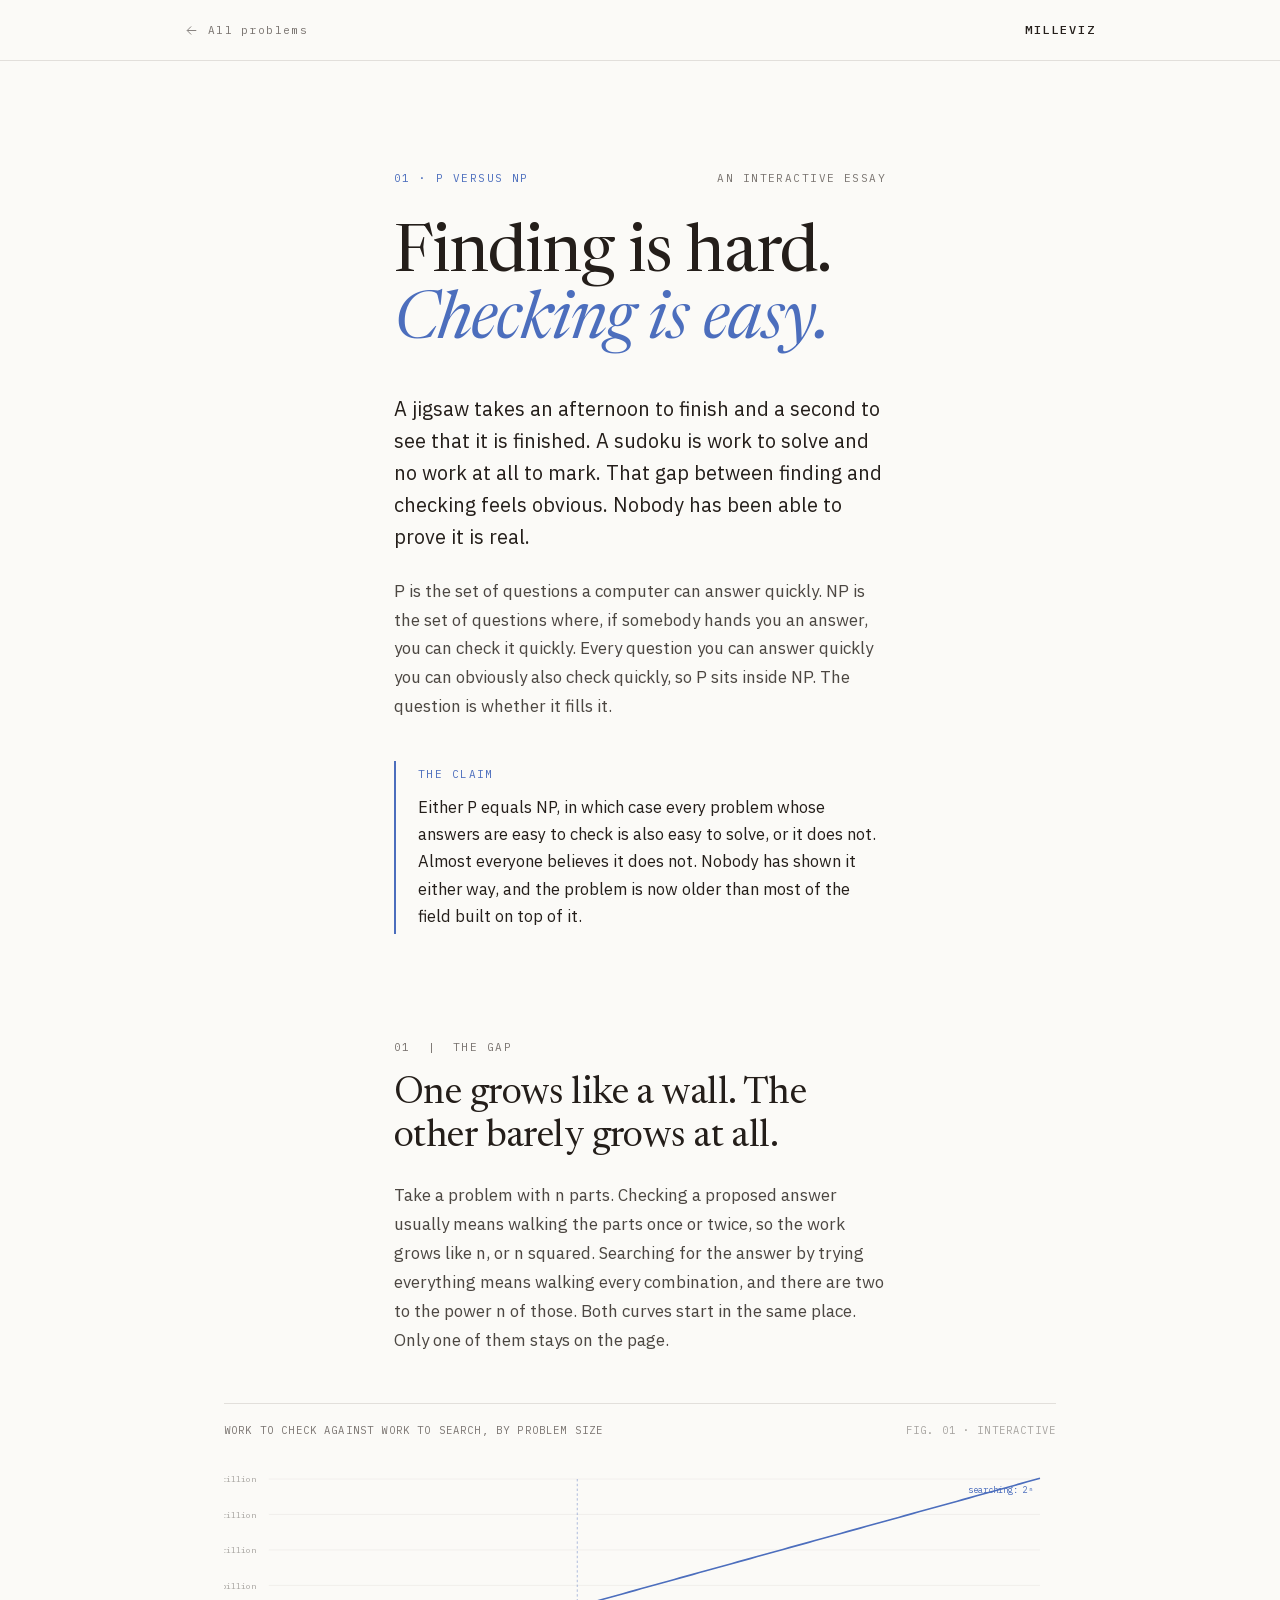
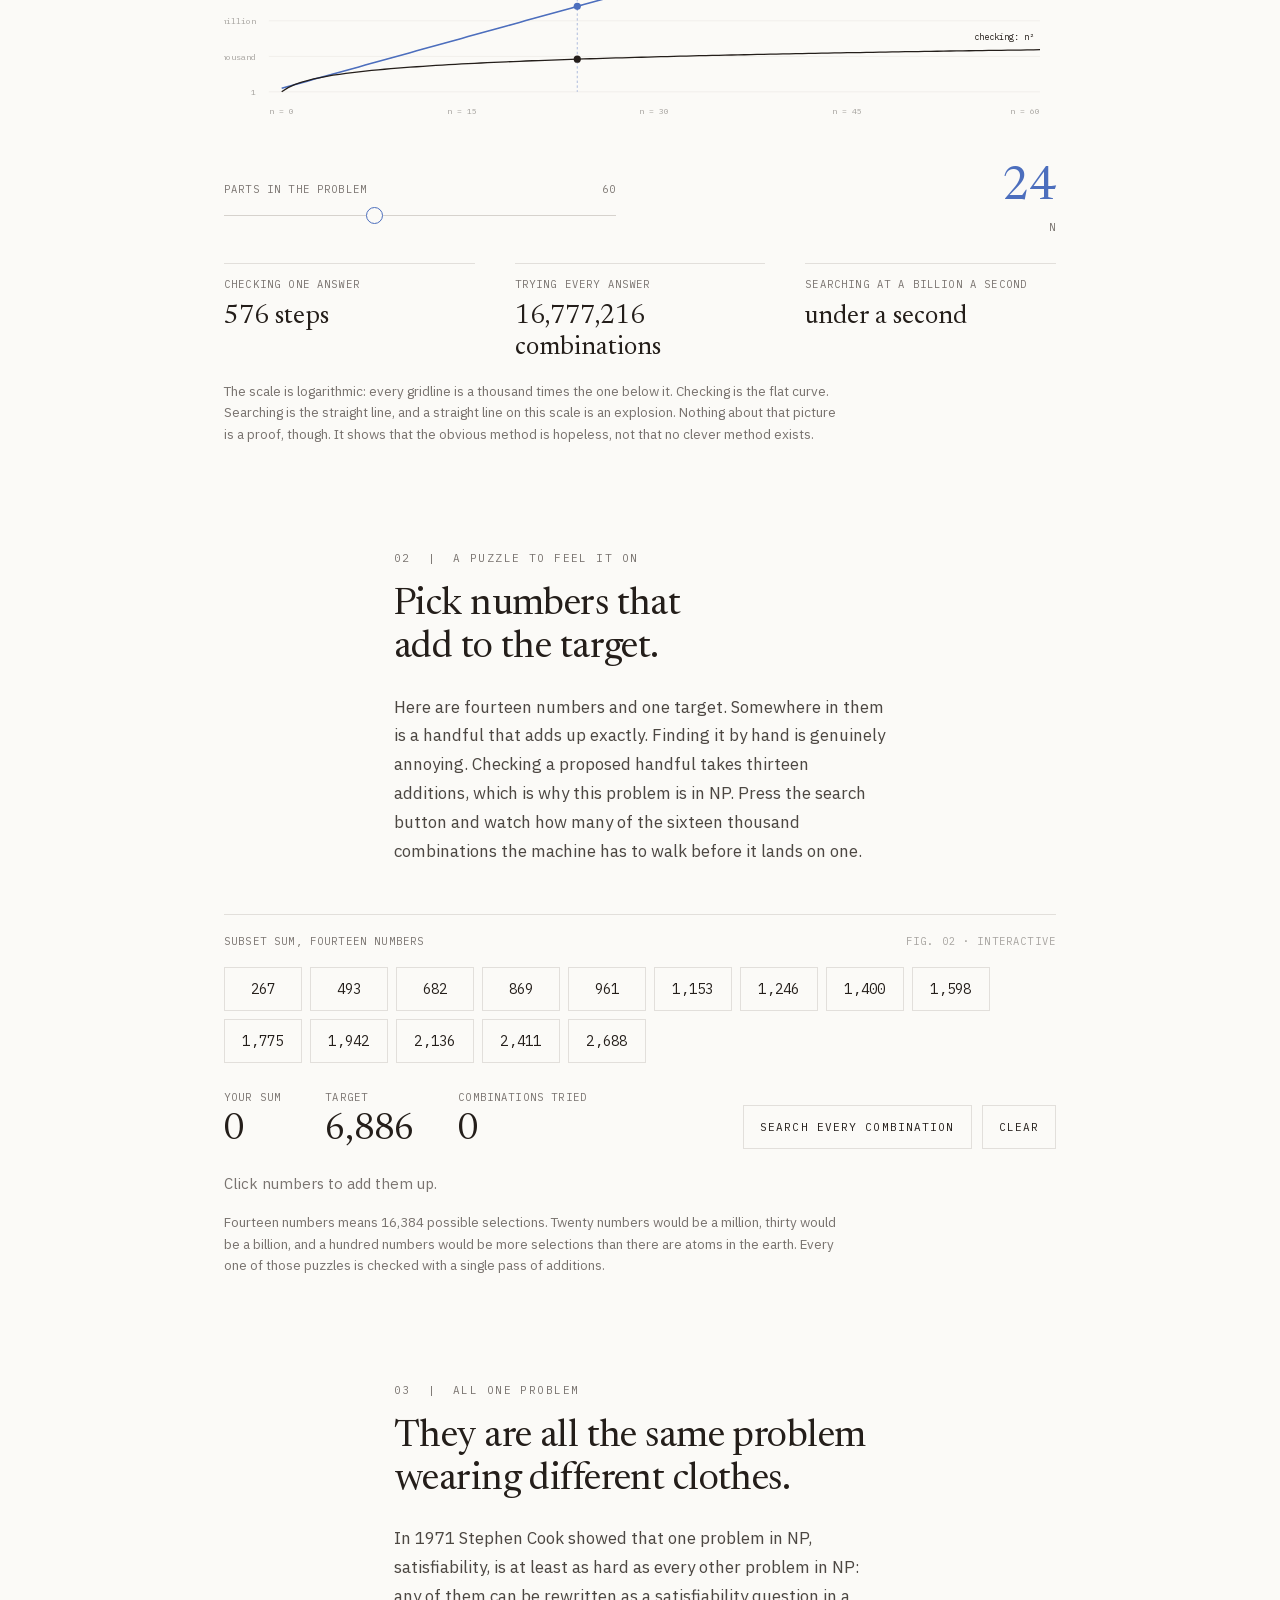
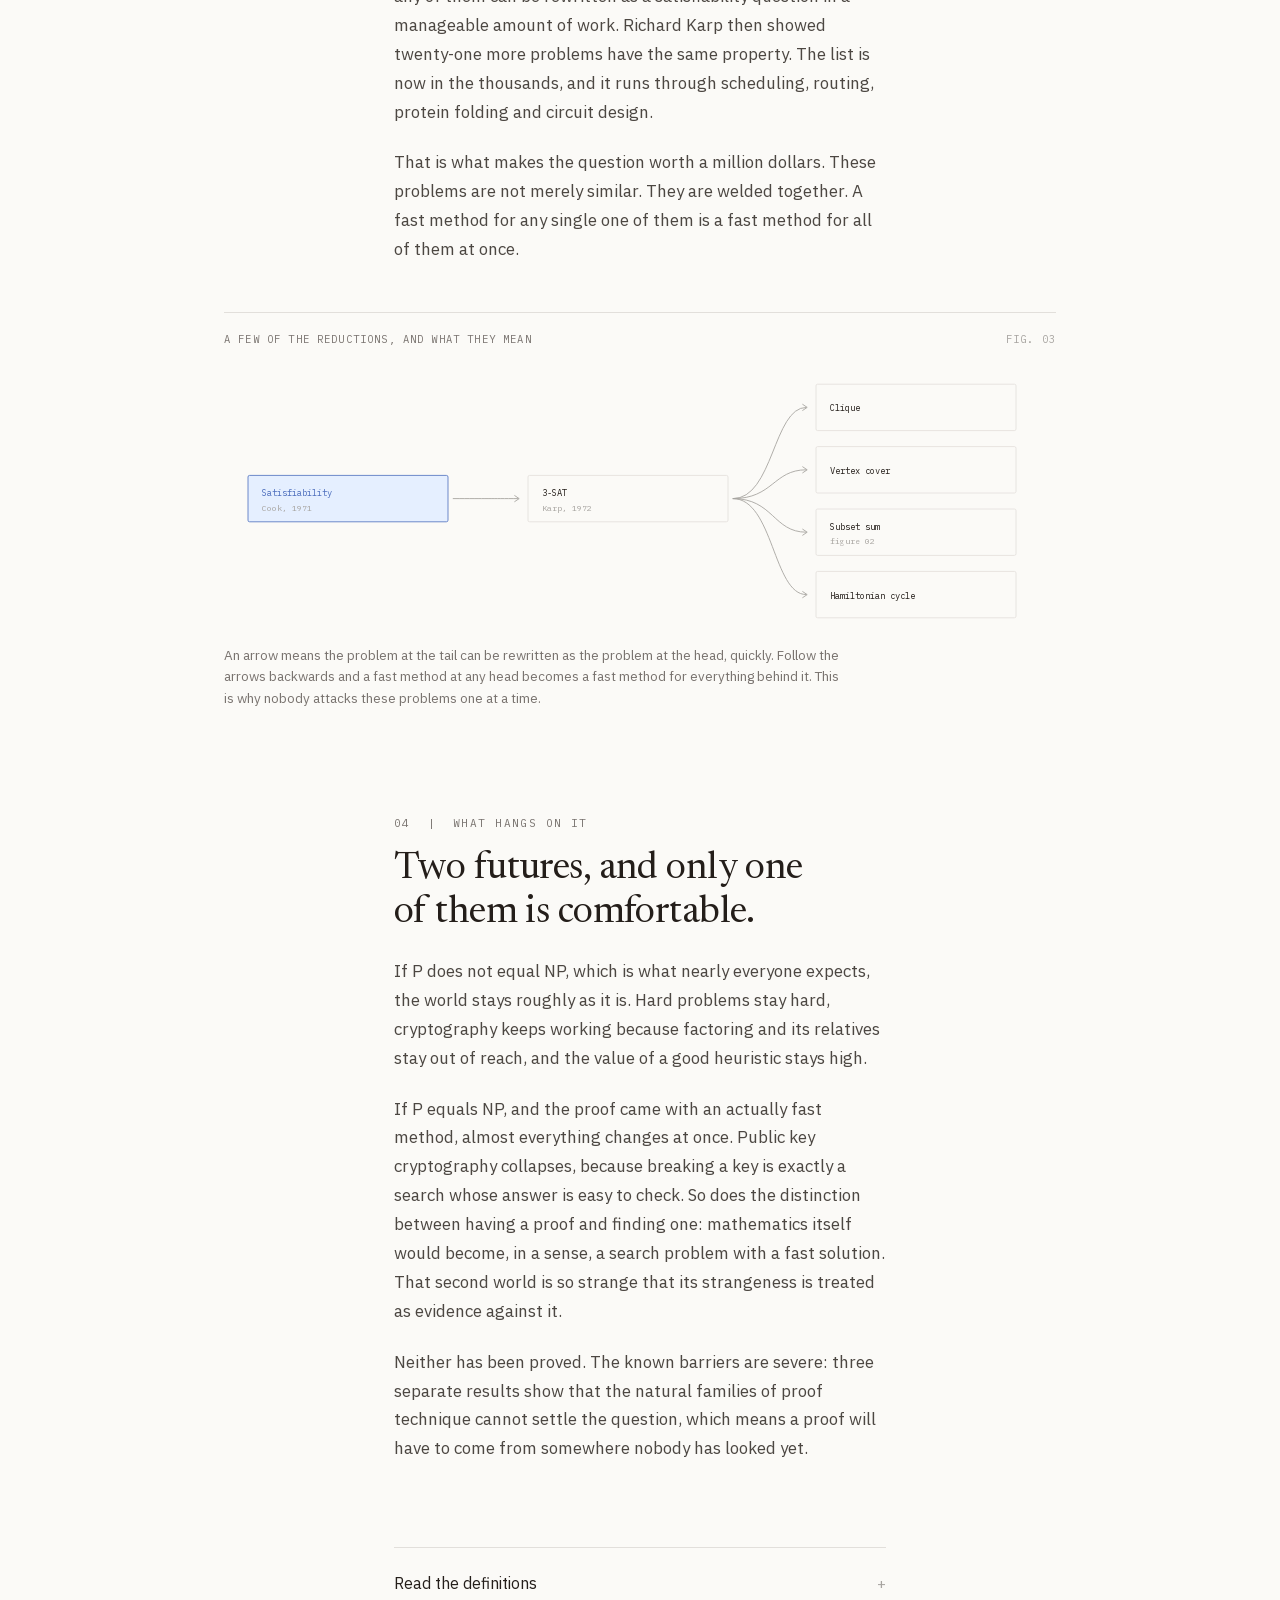
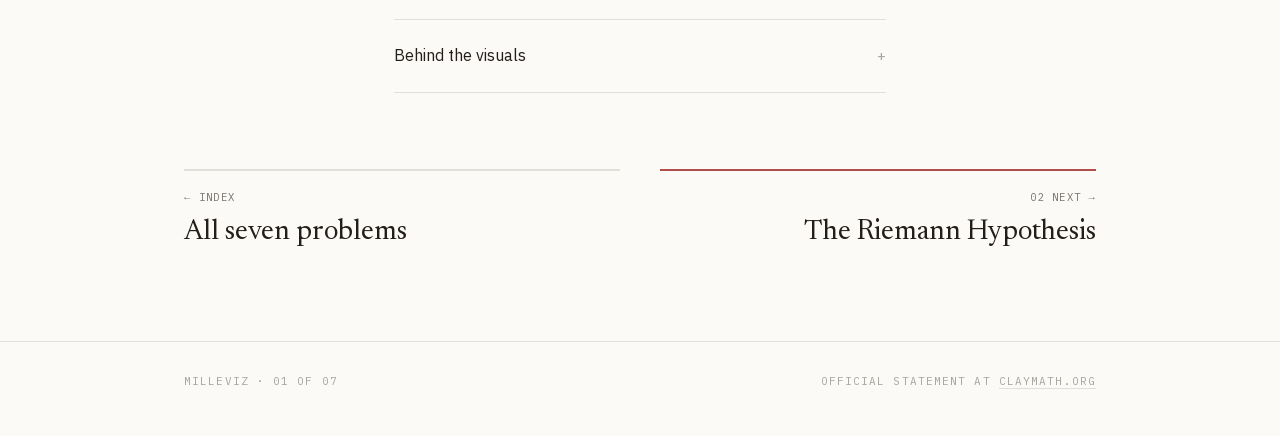
<file: public/problems/p-vs-np.html>
<!doctype html>
<html lang="en">
<head>
<meta charset="utf-8">
<meta name="viewport" content="width=device-width, initial-scale=1">
<title>P versus NP, drawn | MilleViz</title>
<meta name="description" content="Finding an answer looks harder than checking one. Nobody has proved it is. P versus NP explained with figures you can move.">
<link rel="canonical" href="https://milleviz.xera.ac/problems/p-vs-np.html">
<meta property="og:type" content="article">
<meta property="og:title" content="P versus NP, drawn">
<meta property="og:description" content="Finding is hard. Checking is easy. Nobody knows whether that gap is real.">
<meta property="og:url" content="https://milleviz.xera.ac/problems/p-vs-np.html">
<link rel="icon" href="../favicon.svg" type="image/svg+xml">
<link rel="stylesheet" href="../styles.css">
</head>
<body style="--accent:#4c6ebd;--tint:#e5efff">

<header class="topbar">
  <div class="wrap">
    <a class="back" href="../index.html">
      <svg viewBox="0 0 24 24" width="15" height="15" fill="none" stroke="currentColor" stroke-width="1.4" stroke-linecap="round" stroke-linejoin="round" aria-hidden="true"><path d="M19 12H6M11 18l-6-6 6-6"/></svg>
      <span>All problems</span>
    </a>
    <span class="wordmark">MILLEVIZ</span>
  </div>
</header>

<main>
  <article>

  <section class="wrap prose page-hero">
    <div class="eyebrow eyebrow-row">
      <span class="lead">01 &middot; P versus NP</span>
      <span>An interactive essay</span>
    </div>
    <h1>Finding is hard. <em>Checking is easy.</em></h1>
    <p class="lede">A jigsaw takes an afternoon to finish and a second to see that it is finished. A sudoku is work to solve and no work at all to mark. That gap between finding and checking feels obvious. Nobody has been able to prove it is real.</p>
    <p class="body-copy">P is the set of questions a computer can answer quickly. NP is the set of questions where, if somebody hands you an answer, you can check it quickly. Every question you can answer quickly you can obviously also check quickly, so P sits inside NP. The question is whether it fills it.</p>
    <div class="claim">
      <span class="eyebrow">The claim</span>
      <div>Either P equals NP, in which case every problem whose answers are easy to check is also easy to solve, or it does not. Almost everyone believes it does not. Nobody has shown it either way, and the problem is now older than most of the field built on top of it.</div>
    </div>
    <noscript><div class="note"><span class="eyebrow">Note</span>The figures below are drawn and driven by script. With scripting off the text still stands on its own, but the pictures will be blank.</div></noscript>
  </section>

  <section class="wrap prose section-head">
    <p class="eyebrow">01 &nbsp;|&nbsp; The gap</p>
    <h2>One grows like a wall. The other barely grows at all.</h2>
    <p class="body-copy">Take a problem with n parts. Checking a proposed answer usually means walking the parts once or twice, so the work grows like n, or n squared. Searching for the answer by trying everything means walking every combination, and there are two to the power n of those. Both curves start in the same place. Only one of them stays on the page.</p>
  </section>

  <section class="wrap">
    <figure class="fig">
      <figcaption class="fig-head"><span>Work to check against work to search, by problem size</span><span class="n">Fig. 01 &middot; Interactive</span></figcaption>
      <svg id="fig-growth" viewBox="0 0 1040 360" role="img" aria-label="Two curves on a logarithmic scale: checking grows as n squared, searching grows as two to the power n."></svg>
      <div class="controls">
        <div>
          <div class="ctl-head"><span>Parts in the problem</span><span>60</span></div>
          <input id="size" type="range" min="2" max="60" step="1" value="24" aria-label="Number of parts in the problem">
        </div>
        <div class="readout"><div class="v" id="size-out">24</div><div class="k">n</div></div>
      </div>
      <dl class="statline" id="growth-stats">
        <div><dt>Checking one answer</dt><dd id="stat-check">&middot;</dd></div>
        <div><dt>Trying every answer</dt><dd id="stat-search">&middot;</dd></div>
        <div><dt>Searching at a billion a second</dt><dd id="stat-time">&middot;</dd></div>
      </dl>
      <p class="fig-note">The scale is logarithmic: every gridline is a thousand times the one below it. Checking is the flat curve. Searching is the straight line, and a straight line on this scale is an explosion. Nothing about that picture is a proof, though. It shows that the obvious method is hopeless, not that no clever method exists.</p>
    </figure>
  </section>

  <section class="wrap prose section-head">
    <p class="eyebrow">02 &nbsp;|&nbsp; A puzzle to feel it on</p>
    <h2>Pick numbers that add to the target.</h2>
    <p class="body-copy">Here are fourteen numbers and one target. Somewhere in them is a handful that adds up exactly. Finding it by hand is genuinely annoying. Checking a proposed handful takes thirteen additions, which is why this problem is in NP. Press the search button and watch how many of the sixteen thousand combinations the machine has to walk before it lands on one.</p>
  </section>

  <section class="wrap">
    <figure class="fig">
      <figcaption class="fig-head"><span>Subset sum, fourteen numbers</span><span class="n">Fig. 02 &middot; Interactive</span></figcaption>
      <div class="puzzle">
        <div class="chips" id="chips" role="group" aria-label="Numbers to include in the sum"></div>
        <div class="puzzle-foot">
          <div class="sumline">
            <div><span class="k">Your sum</span><span class="v" id="sum">0</span></div>
            <div><span class="k">Target</span><span class="v" id="target">&middot;</span></div>
            <div><span class="k">Combinations tried</span><span class="v" id="tried">0</span></div>
          </div>
          <div class="btnrow">
            <button type="button" id="search">Search every combination</button>
            <button type="button" id="reset">Clear</button>
          </div>
        </div>
        <p class="verdict" id="verdict">Click numbers to add them up.</p>
      </div>
      <p class="fig-note">Fourteen numbers means 16,384 possible selections. Twenty numbers would be a million, thirty would be a billion, and a hundred numbers would be more selections than there are atoms in the earth. Every one of those puzzles is checked with a single pass of additions.</p>
    </figure>
  </section>

  <section class="wrap prose section-head">
    <p class="eyebrow">03 &nbsp;|&nbsp; All one problem</p>
    <h2>They are all the same problem wearing different clothes.</h2>
    <p class="body-copy">In 1971 Stephen Cook showed that one problem in NP, satisfiability, is at least as hard as every other problem in NP: any of them can be rewritten as a satisfiability question in a manageable amount of work. Richard Karp then showed twenty-one more problems have the same property. The list is now in the thousands, and it runs through scheduling, routing, protein folding and circuit design.</p>
    <p class="body-copy">That is what makes the question worth a million dollars. These problems are not merely similar. They are welded together. A fast method for any single one of them is a fast method for all of them at once.</p>
  </section>

  <section class="wrap">
    <figure class="fig">
      <figcaption class="fig-head"><span>A few of the reductions, and what they mean</span><span class="n">Fig. 03</span></figcaption>
      <svg id="fig-reduce" viewBox="0 0 1040 330" role="img" aria-label="Satisfiability reduces to 3-SAT, which reduces in turn to clique, vertex cover, subset sum, Hamiltonian cycle and graph coloring."></svg>
      <p class="fig-note">An arrow means the problem at the tail can be rewritten as the problem at the head, quickly. Follow the arrows backwards and a fast method at any head becomes a fast method for everything behind it. This is why nobody attacks these problems one at a time.</p>
    </figure>
  </section>

  <section class="wrap prose section-head">
    <p class="eyebrow">04 &nbsp;|&nbsp; What hangs on it</p>
    <h2>Two futures, and only one of them is comfortable.</h2>
    <p class="body-copy">If P does not equal NP, which is what nearly everyone expects, the world stays roughly as it is. Hard problems stay hard, cryptography keeps working because factoring and its relatives stay out of reach, and the value of a good heuristic stays high.</p>
    <p class="body-copy">If P equals NP, and the proof came with an actually fast method, almost everything changes at once. Public key cryptography collapses, because breaking a key is exactly a search whose answer is easy to check. So does the distinction between having a proof and finding one: mathematics itself would become, in a sense, a search problem with a fast solution. That second world is so strange that its strangeness is treated as evidence against it.</p>
    <p class="body-copy">Neither has been proved. The known barriers are severe: three separate results show that the natural families of proof technique cannot settle the question, which means a proof will have to come from somewhere nobody has looked yet.</p>
  </section>

  <section class="wrap prose disclosures">
    <details class="disc">
      <summary>Read the definitions</summary>
      <div class="disc-body">
        <div class="eq">P &sube; NP &nbsp;&nbsp;&nbsp; P =&#63; NP</div>
        <p><strong>P</strong> is the set of decision problems a deterministic machine settles in a number of steps bounded by a polynomial in the input length. <strong>NP</strong> is the set where a proposed answer, called a certificate, can be verified in polynomial time. <strong>NP-complete</strong> problems are the hardest in NP: everything in NP reduces to them in polynomial time, so one of them falling into P drags all of NP with it. Note what NP does not stand for: it is nondeterministic polynomial, not non-polynomial.</p>
      </div>
    </details>
    <details class="disc">
      <summary>Behind the visuals</summary>
      <div class="disc-body">
        <p>Figure 01 plots log base ten of n squared and of two to the n, so both fit on one axis; the readouts are exact integers up to 2 to the 53 and a decimal exponent above that. Figure 02 holds fourteen fixed numbers and a target that is the sum of a real subset of them. The search button walks the 16,384 selections in counting order and stops at the first that matches, so the count it reports is the honest number of combinations examined, not an estimate. Figure 03 is a drawing, not a computation: the arrows record reductions from Cook's 1971 theorem and Karp's 1972 list.</p>
      </div>
    </details>
  </section>

  <nav class="wrap pager">
    <a class="prev" href="../index.html" style="border-top-color:#e2dfdb"><div class="k">&larr; Index</div><div class="t">All seven problems</div></a>
    <a class="next" href="riemann.html" style="border-top-color:#b14e49"><div class="k">02 Next &rarr;</div><div class="t">The Riemann Hypothesis</div></a>
  </nav>

  </article>
</main>

<footer class="site-foot">
  <div class="wrap">
    <span>MilleViz &middot; 01 of 07</span>
    <span>Official statement at <a href="https://www.claymath.org/millennium-problems/p-vs-np-problem/" rel="noopener">claymath.org</a></span>
  </div>
</footer>

<script type="module" src="../js/p-vs-np.js"></script>
</body>
</html>
</file>
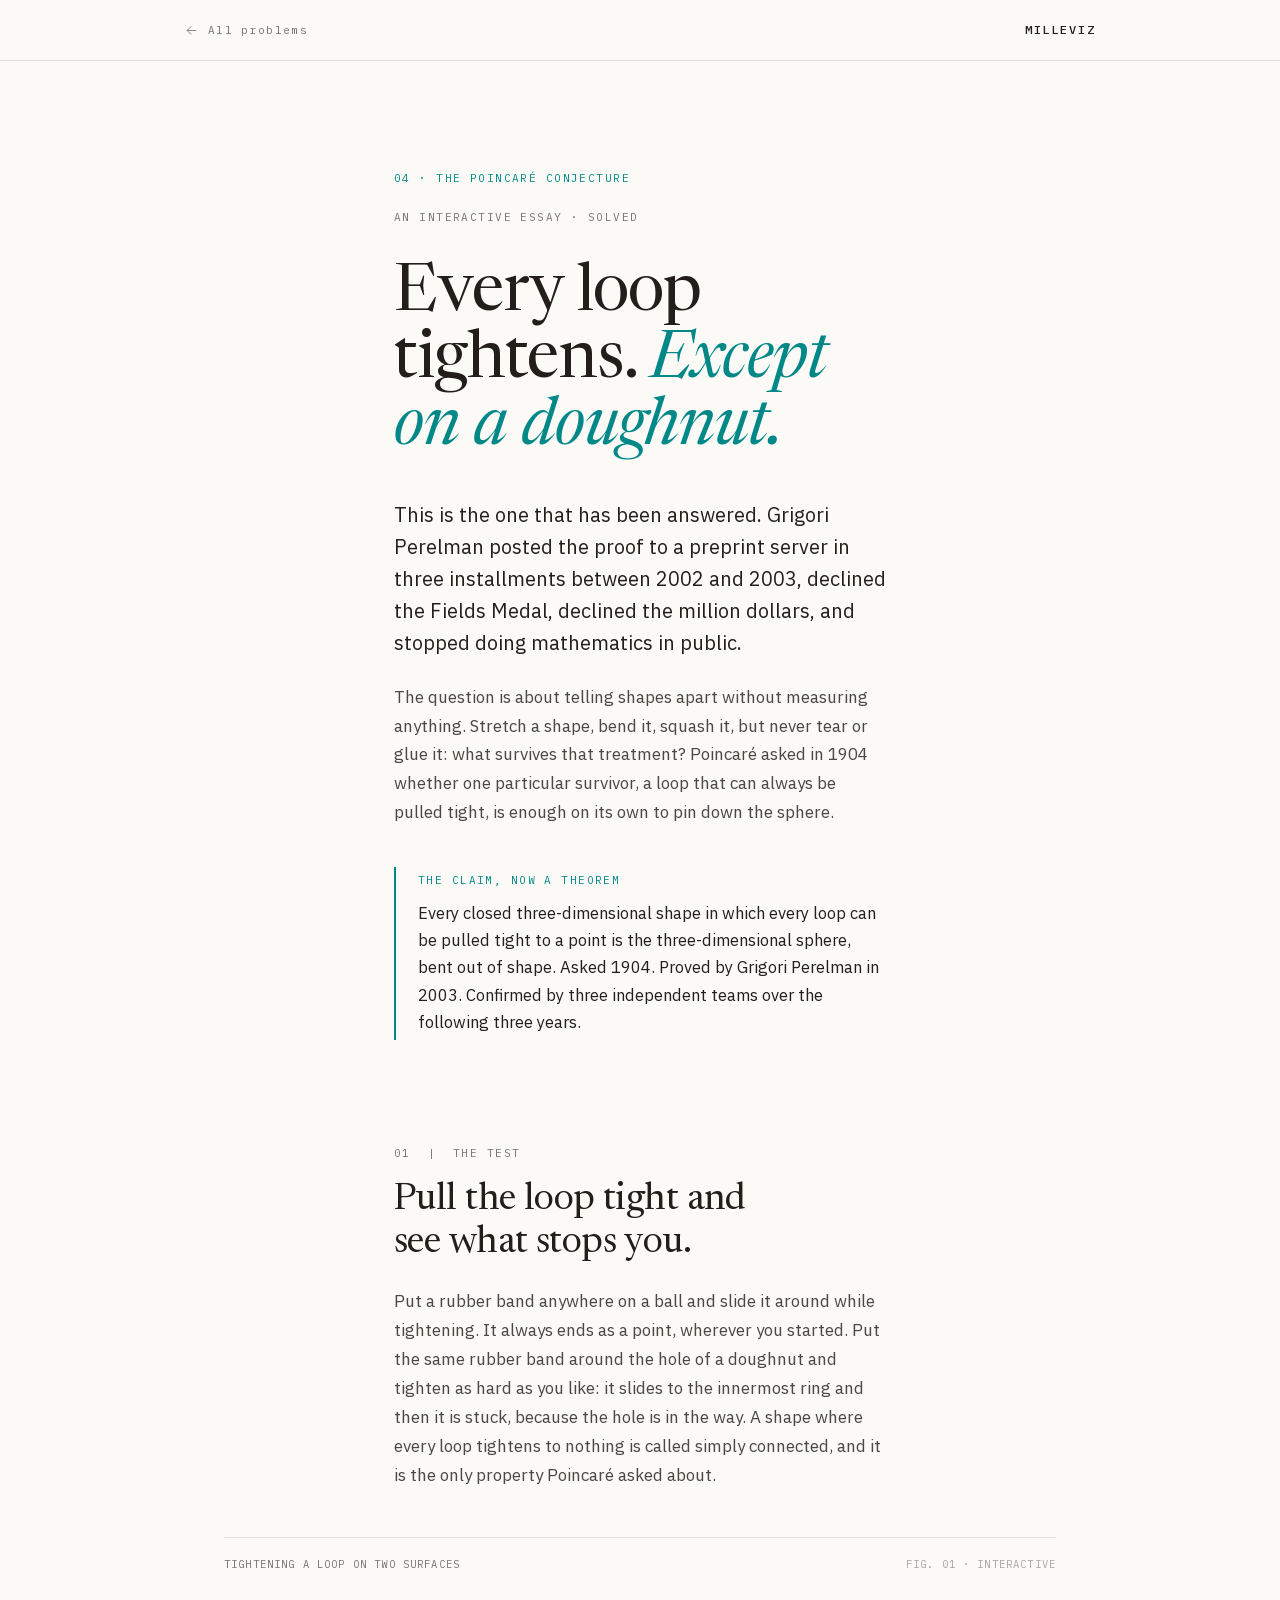
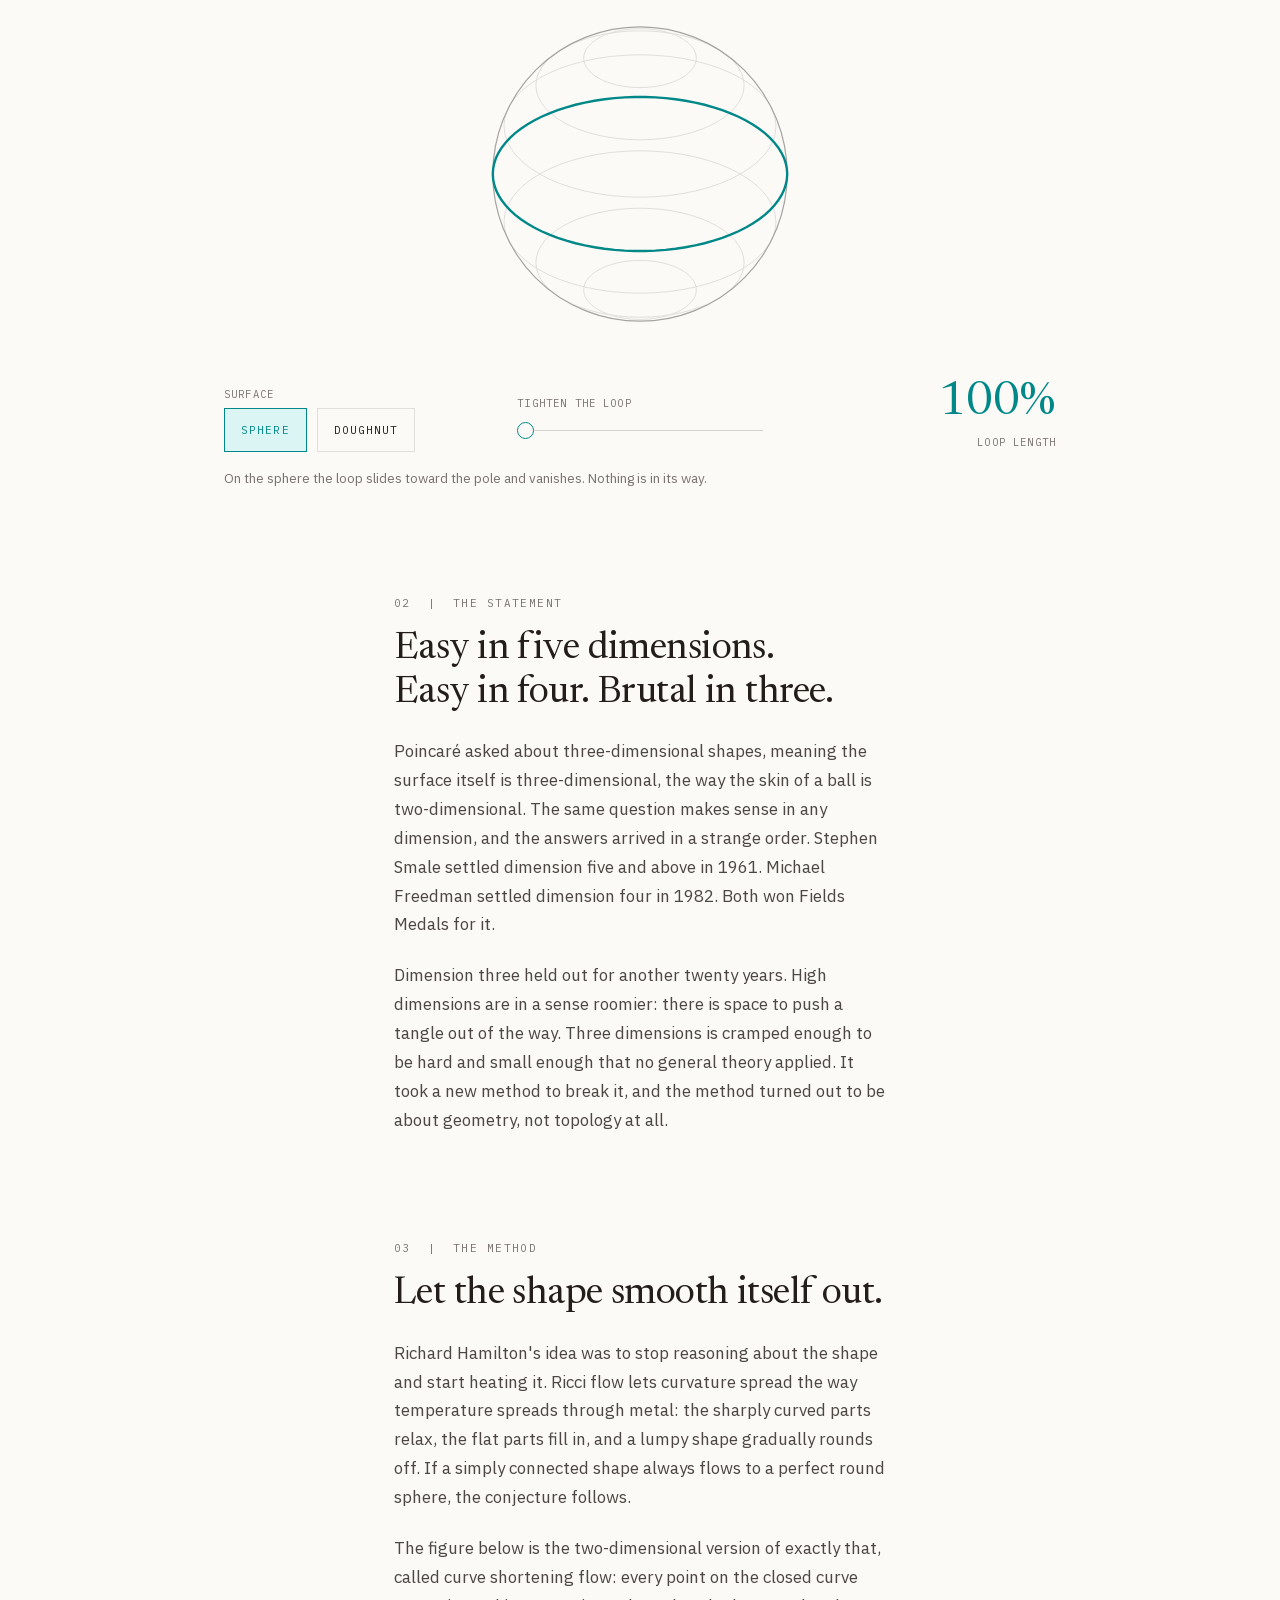
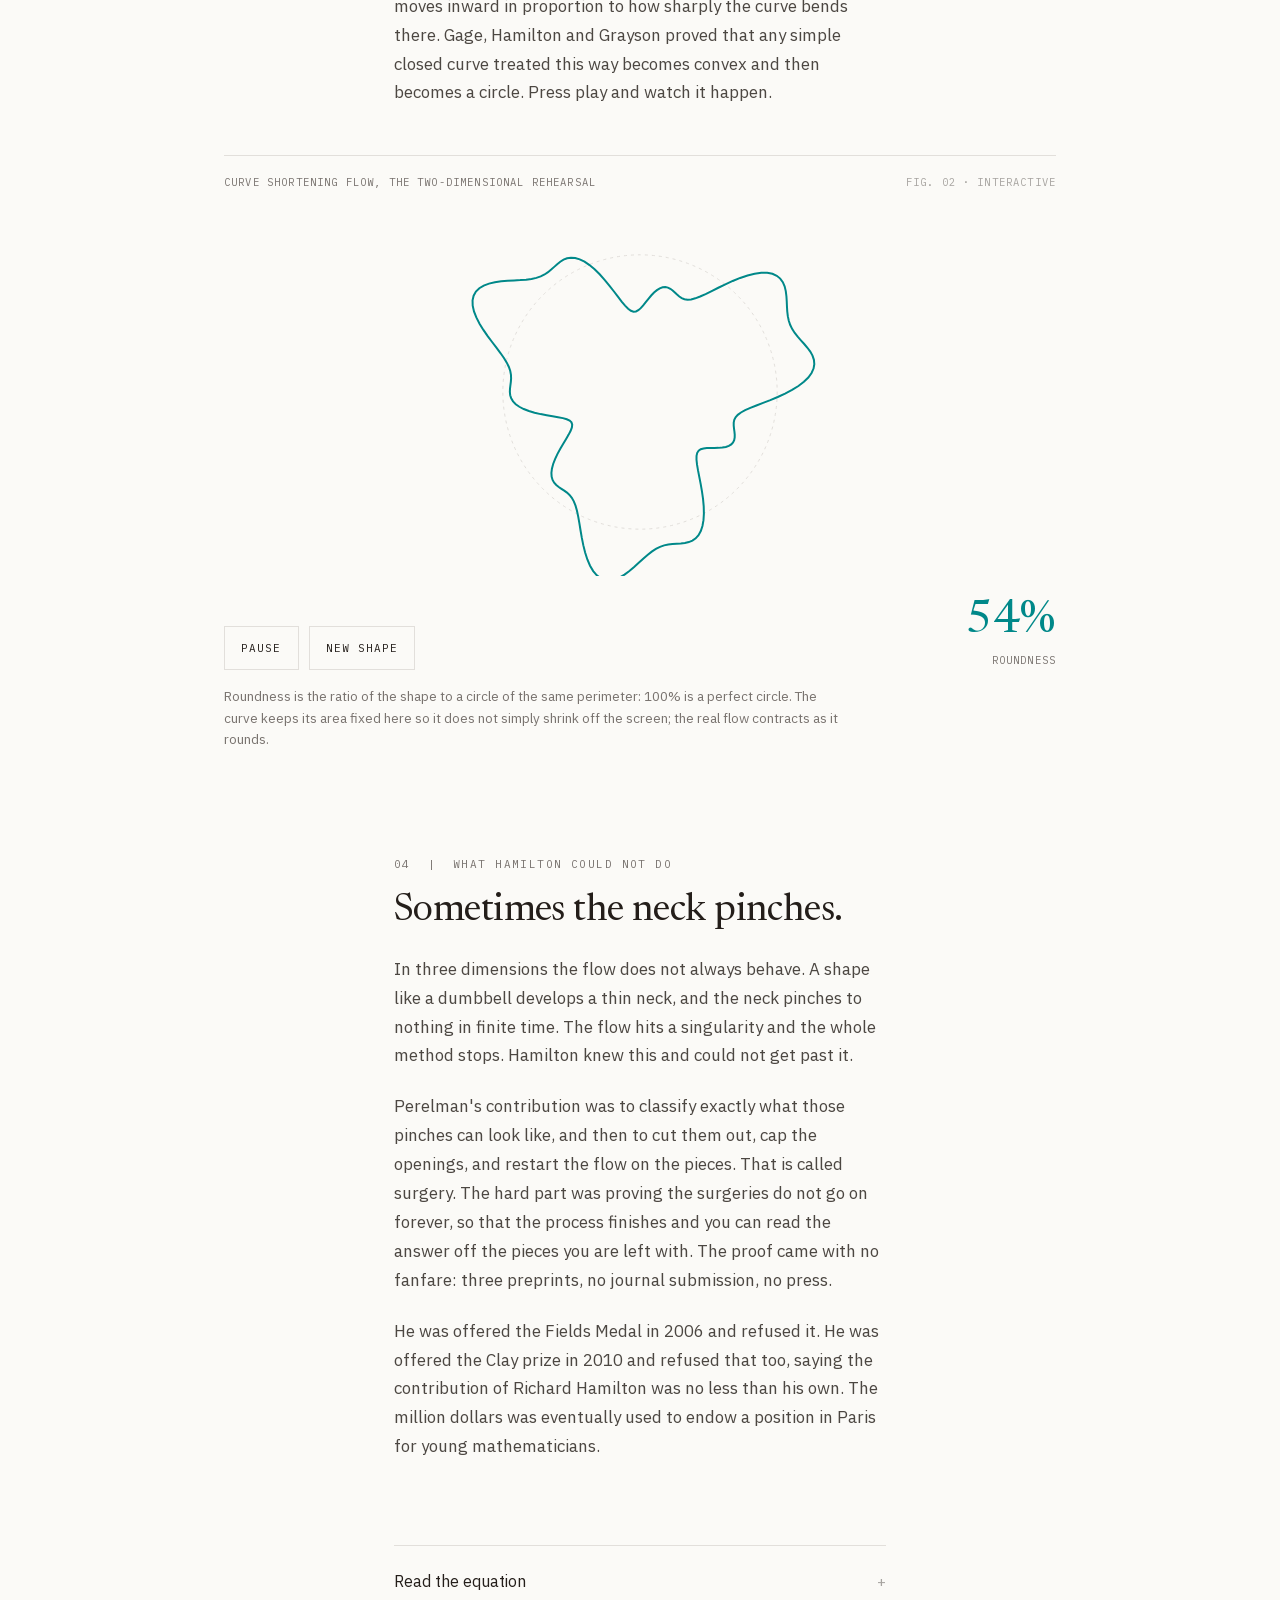
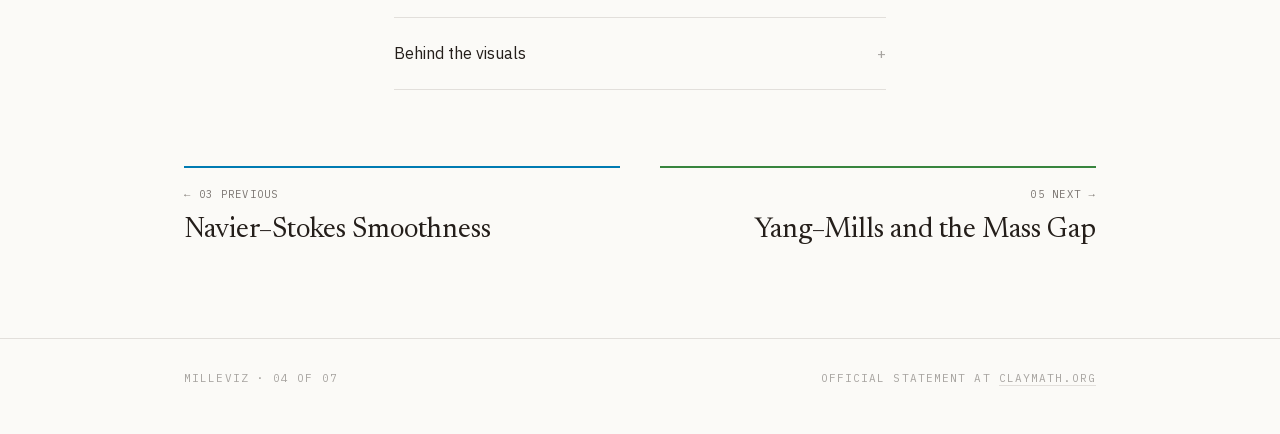
<file: public/problems/poincare.html>
<!doctype html>
<html lang="en">
<head>
<meta charset="utf-8">
<meta name="viewport" content="width=device-width, initial-scale=1">
<title>The Poincar&eacute; Conjecture, drawn | MilleViz</title>
<meta name="description" content="The one Millennium problem that has been answered. Every loop on a sphere tightens to nothing; on a doughnut it catches. Explained with figures you can move.">
<link rel="canonical" href="https://milleviz.xera.ac/problems/poincare.html">
<meta property="og:type" content="article">
<meta property="og:title" content="The Poincare Conjecture, drawn">
<meta property="og:description" content="Every loop tightens. Except on a doughnut.">
<meta property="og:url" content="https://milleviz.xera.ac/problems/poincare.html">
<link rel="icon" href="../favicon.svg" type="image/svg+xml">
<link rel="stylesheet" href="../styles.css">
</head>
<body style="--accent:#008889;--tint:#daf5f4">

<header class="topbar">
  <div class="wrap">
    <a class="back" href="../index.html">
      <svg viewBox="0 0 24 24" width="15" height="15" fill="none" stroke="currentColor" stroke-width="1.4" stroke-linecap="round" stroke-linejoin="round" aria-hidden="true"><path d="M19 12H6M11 18l-6-6 6-6"/></svg>
      <span>All problems</span>
    </a>
    <span class="wordmark">MILLEVIZ</span>
  </div>
</header>

<main>
  <article>

  <section class="wrap prose page-hero">
    <div class="eyebrow eyebrow-row">
      <span class="lead">04 &middot; The Poincar&eacute; Conjecture</span>
      <span>An interactive essay &middot; Solved</span>
    </div>
    <h1>Every loop tightens. <em>Except on a doughnut.</em></h1>
    <p class="lede">This is the one that has been answered. Grigori Perelman posted the proof to a preprint server in three installments between 2002 and 2003, declined the Fields Medal, declined the million dollars, and stopped doing mathematics in public.</p>
    <p class="body-copy">The question is about telling shapes apart without measuring anything. Stretch a shape, bend it, squash it, but never tear or glue it: what survives that treatment? Poincar&eacute; asked in 1904 whether one particular survivor, a loop that can always be pulled tight, is enough on its own to pin down the sphere.</p>
    <div class="claim">
      <span class="eyebrow">The claim, now a theorem</span>
      <div>Every closed three-dimensional shape in which every loop can be pulled tight to a point is the three-dimensional sphere, bent out of shape. Asked 1904. Proved by Grigori Perelman in 2003. Confirmed by three independent teams over the following three years.</div>
    </div>
    <noscript><div class="note"><span class="eyebrow">Note</span>The figures below are drawn and driven by script. With scripting off the text still stands on its own, but the pictures will be blank.</div></noscript>
  </section>

  <section class="wrap prose section-head">
    <p class="eyebrow">01 &nbsp;|&nbsp; The test</p>
    <h2>Pull the loop tight and see what stops you.</h2>
    <p class="body-copy">Put a rubber band anywhere on a ball and slide it around while tightening. It always ends as a point, wherever you started. Put the same rubber band around the hole of a doughnut and tighten as hard as you like: it slides to the innermost ring and then it is stuck, because the hole is in the way. A shape where every loop tightens to nothing is called simply connected, and it is the only property Poincar&eacute; asked about.</p>
  </section>

  <section class="wrap">
    <figure class="fig">
      <figcaption class="fig-head"><span>Tightening a loop on two surfaces</span><span class="n">Fig. 01 &middot; Interactive</span></figcaption>
      <canvas id="fig-loop" aria-label="A loop tightening to a point on a sphere, and catching on the hole of a torus."></canvas>
      <div class="controls">
        <div>
          <div class="ctl-head"><span>Surface</span><span>&nbsp;</span></div>
          <div class="btnrow" id="surface">
            <button type="button" data-value="sphere" aria-pressed="true">Sphere</button>
            <button type="button" data-value="torus" aria-pressed="false">Doughnut</button>
          </div>
        </div>
        <div>
          <div class="ctl-head"><span>Tighten the loop</span><span>&nbsp;</span></div>
          <input id="tighten" type="range" min="0" max="100" step="1" value="0" aria-label="How far the loop has been tightened">
        </div>
        <div class="readout"><div class="v" id="loop-size">100%</div><div class="k">Loop length</div></div>
      </div>
      <p class="fig-note" id="loop-note">On the sphere the loop slides toward the pole and vanishes. Nothing is in its way.</p>
    </figure>
  </section>

  <section class="wrap prose section-head">
    <p class="eyebrow">02 &nbsp;|&nbsp; The statement</p>
    <h2>Easy in five dimensions. Easy in four. Brutal in three.</h2>
    <p class="body-copy">Poincar&eacute; asked about three-dimensional shapes, meaning the surface itself is three-dimensional, the way the skin of a ball is two-dimensional. The same question makes sense in any dimension, and the answers arrived in a strange order. Stephen Smale settled dimension five and above in 1961. Michael Freedman settled dimension four in 1982. Both won Fields Medals for it.</p>
    <p class="body-copy">Dimension three held out for another twenty years. High dimensions are in a sense roomier: there is space to push a tangle out of the way. Three dimensions is cramped enough to be hard and small enough that no general theory applied. It took a new method to break it, and the method turned out to be about geometry, not topology at all.</p>
  </section>

  <section class="wrap prose section-head">
    <p class="eyebrow">03 &nbsp;|&nbsp; The method</p>
    <h2>Let the shape smooth itself out.</h2>
    <p class="body-copy">Richard Hamilton's idea was to stop reasoning about the shape and start heating it. Ricci flow lets curvature spread the way temperature spreads through metal: the sharply curved parts relax, the flat parts fill in, and a lumpy shape gradually rounds off. If a simply connected shape always flows to a perfect round sphere, the conjecture follows.</p>
    <p class="body-copy">The figure below is the two-dimensional version of exactly that, called curve shortening flow: every point on the closed curve moves inward in proportion to how sharply the curve bends there. Gage, Hamilton and Grayson proved that any simple closed curve treated this way becomes convex and then becomes a circle. Press play and watch it happen.</p>
  </section>

  <section class="wrap">
    <figure class="fig">
      <figcaption class="fig-head"><span>Curve shortening flow, the two-dimensional rehearsal</span><span class="n">Fig. 02 &middot; Interactive</span></figcaption>
      <canvas id="fig-flow2" aria-label="A lumpy closed curve smoothing itself into a circle under curve shortening flow."></canvas>
      <div class="controls">
        <div>
          <div class="ctl-head"><span>&nbsp;</span><span>&nbsp;</span></div>
          <div class="btnrow">
            <button type="button" id="play">Pause</button>
            <button type="button" id="newblob">New shape</button>
          </div>
        </div>
        <div class="readout"><div class="v" id="roundness">&middot;</div><div class="k">Roundness</div></div>
      </div>
      <p class="fig-note">Roundness is the ratio of the shape to a circle of the same perimeter: 100% is a perfect circle. The curve keeps its area fixed here so it does not simply shrink off the screen; the real flow contracts as it rounds.</p>
    </figure>
  </section>

  <section class="wrap prose section-head">
    <p class="eyebrow">04 &nbsp;|&nbsp; What Hamilton could not do</p>
    <h2>Sometimes the neck pinches.</h2>
    <p class="body-copy">In three dimensions the flow does not always behave. A shape like a dumbbell develops a thin neck, and the neck pinches to nothing in finite time. The flow hits a singularity and the whole method stops. Hamilton knew this and could not get past it.</p>
    <p class="body-copy">Perelman's contribution was to classify exactly what those pinches can look like, and then to cut them out, cap the openings, and restart the flow on the pieces. That is called surgery. The hard part was proving the surgeries do not go on forever, so that the process finishes and you can read the answer off the pieces you are left with. The proof came with no fanfare: three preprints, no journal submission, no press.</p>
    <p class="body-copy">He was offered the Fields Medal in 2006 and refused it. He was offered the Clay prize in 2010 and refused that too, saying the contribution of Richard Hamilton was no less than his own. The million dollars was eventually used to endow a position in Paris for young mathematicians.</p>
  </section>

  <section class="wrap prose disclosures">
    <details class="disc">
      <summary>Read the equation</summary>
      <div class="disc-body">
        <div class="eq">&part;<sub>t</sub> g<sub>ij</sub> = &minus;2 R<sub>ij</sub></div>
        <p>Ricci flow. The left side is the rate at which the shape's own notion of distance changes. The right side is its Ricci curvature, negated. Where the shape is curved sharply and positively it contracts; where it is curved negatively it expands. The equation has the same form as the heat equation, which is why curvature spreads out and smooths, and the two-dimensional version of the same idea is the curve shortening flow drawn in figure 02.</p>
      </div>
    </details>
    <details class="disc">
      <summary>Behind the visuals</summary>
      <div class="disc-body">
        <p>Figure 01 draws both surfaces parametrically and projects them with a fixed tilt. The loop on the sphere is a circle of latitude, and tightening moves it toward the pole, where its radius genuinely reaches zero. The loop on the doughnut runs the long way around the hole, and tightening slides it to the inner equator, where its radius is the outer radius minus the tube radius and can go no lower. The percentage readout is the honest ratio of the two circumferences.</p>
        <p>Figure 02 is a real curve shortening flow. Each point of the closed polygon moves toward the average of its two neighbors, which is the discrete form of moving along the curvature vector, and the whole curve is rescaled each step to hold its area fixed so it stays on screen. Roundness is the isoperimetric ratio 4&pi;A / P&sup2;.</p>
      </div>
    </details>
  </section>

  <nav class="wrap pager">
    <a class="prev" href="navier-stokes.html" style="border-top-color:#007bb2"><div class="k">&larr; 03 Previous</div><div class="t">Navier&ndash;Stokes Smoothness</div></a>
    <a class="next" href="yang-mills.html" style="border-top-color:#38853e"><div class="k">05 Next &rarr;</div><div class="t">Yang&ndash;Mills and the Mass Gap</div></a>
  </nav>

  </article>
</main>

<footer class="site-foot">
  <div class="wrap">
    <span>MilleViz &middot; 04 of 07</span>
    <span>Official statement at <a href="https://www.claymath.org/millennium-problems/poincare-conjecture/" rel="noopener">claymath.org</a></span>
  </div>
</footer>

<script type="module" src="../js/poincare.js"></script>
</body>
</html>
</file>
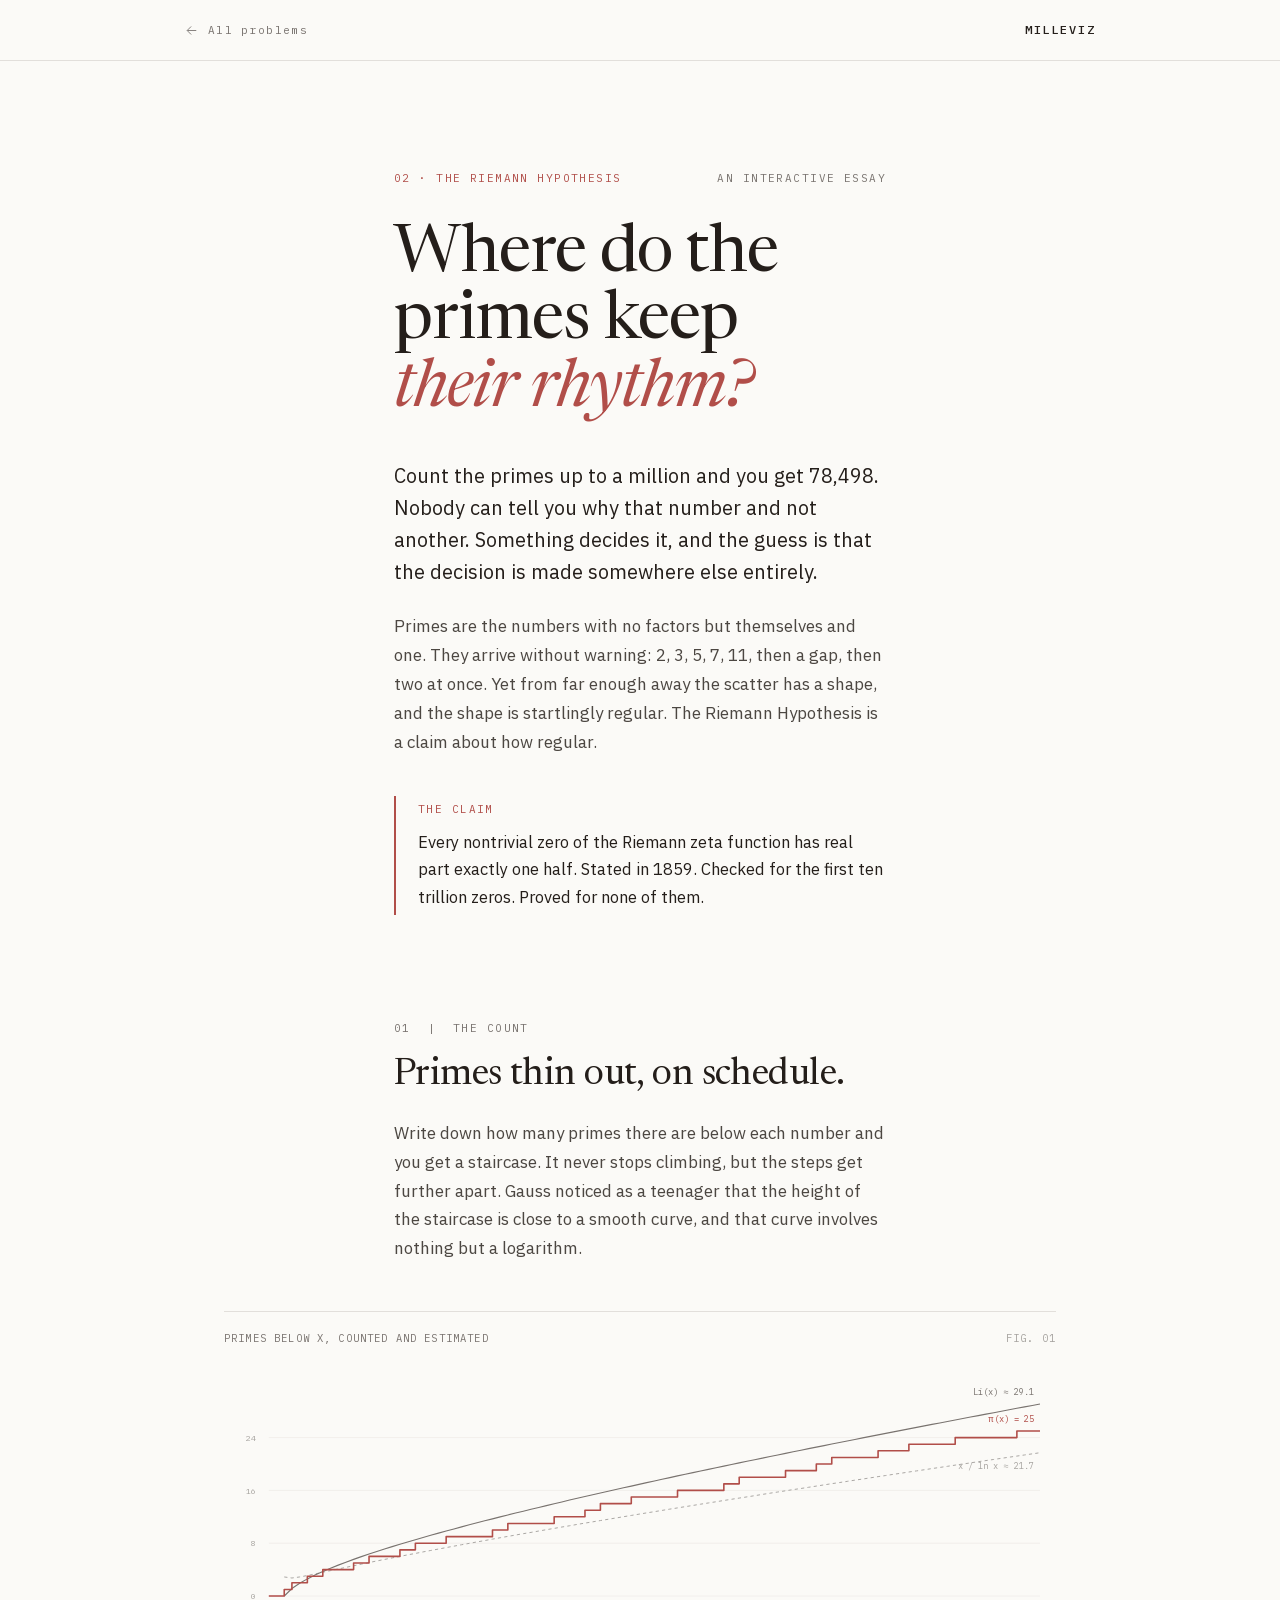
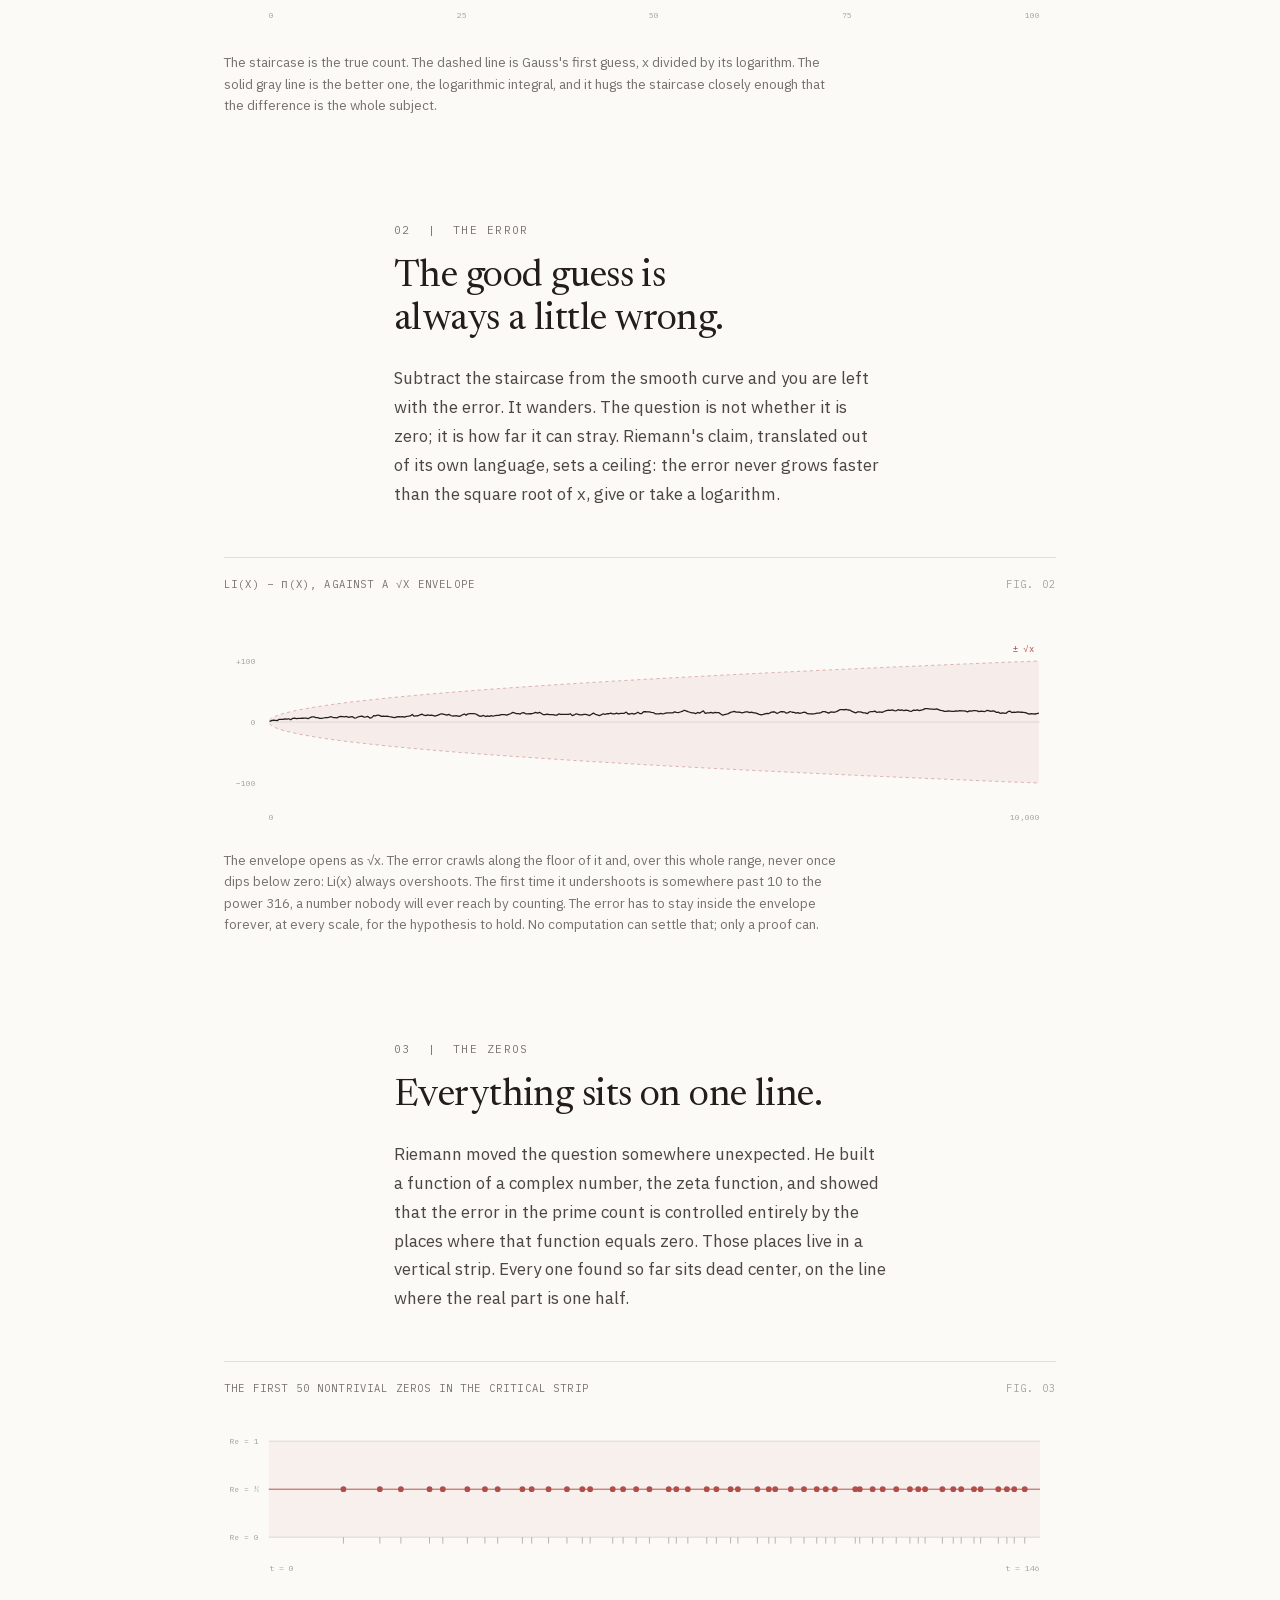
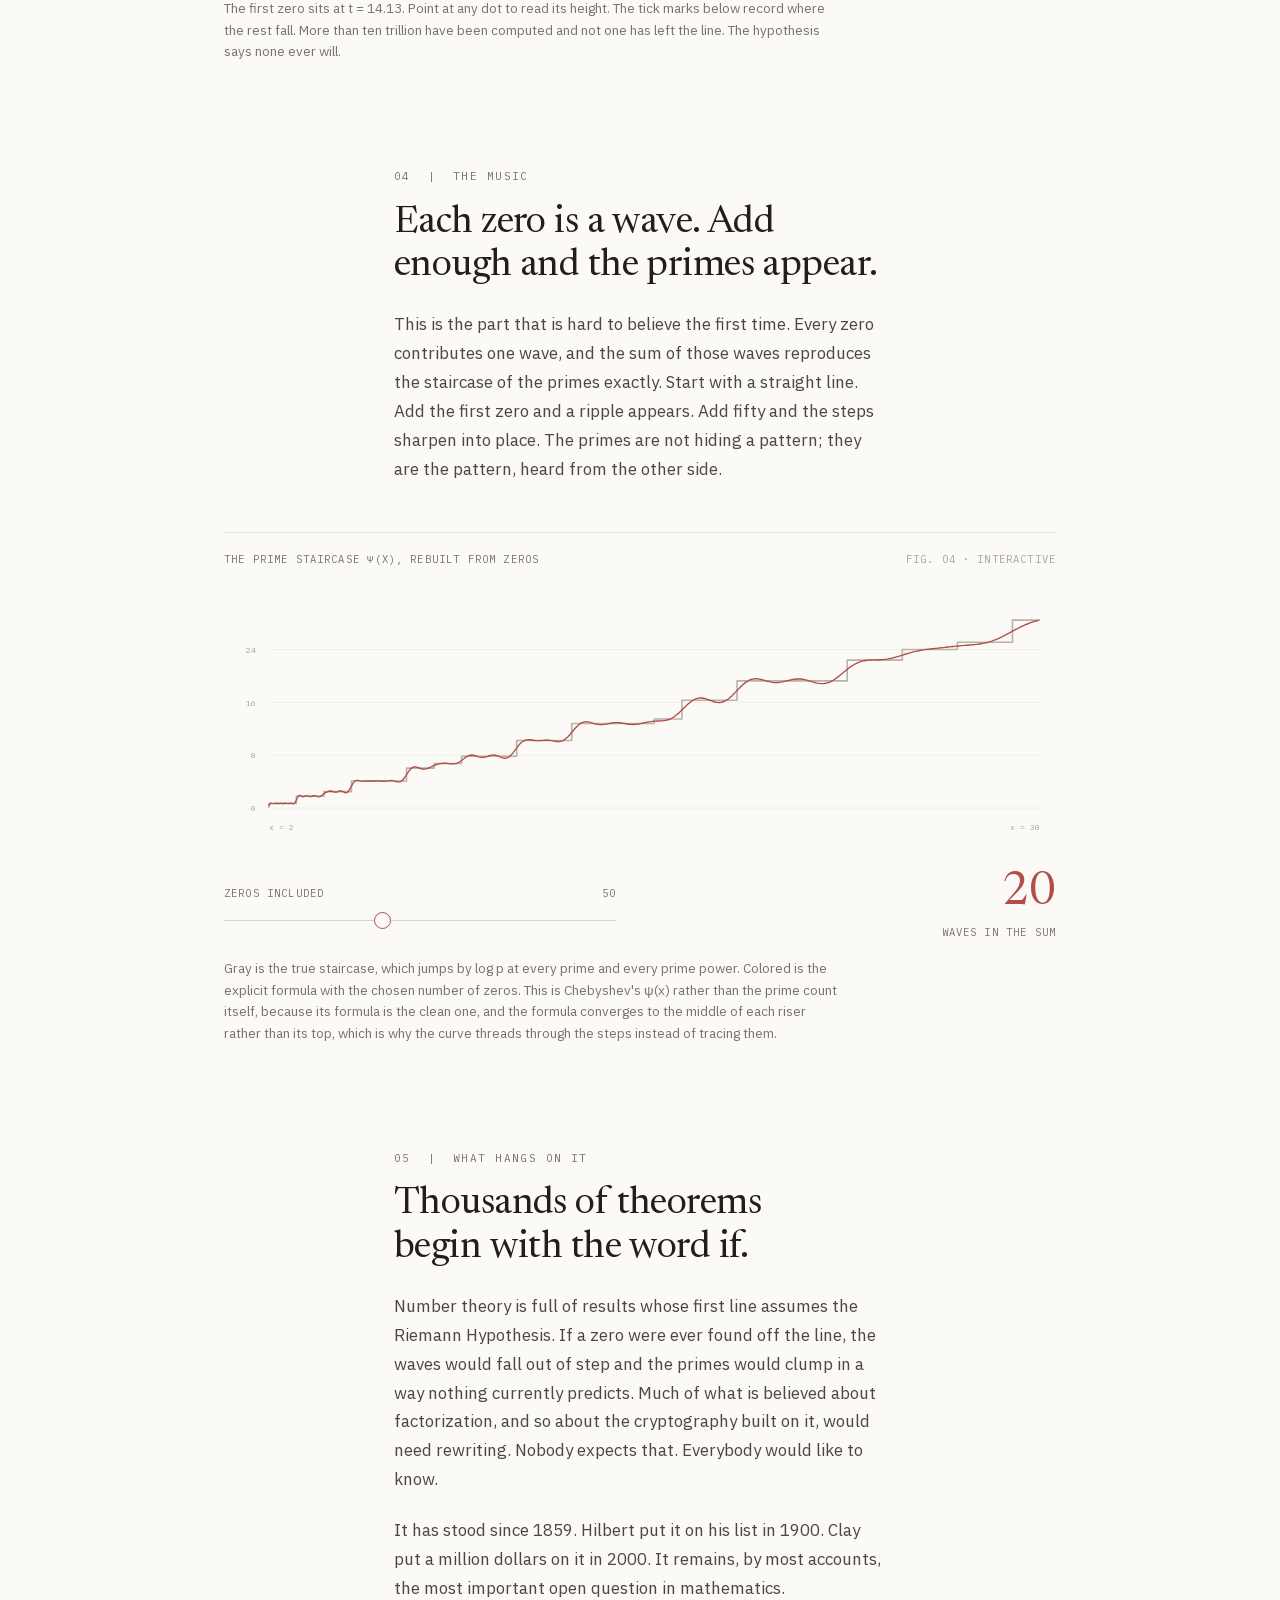
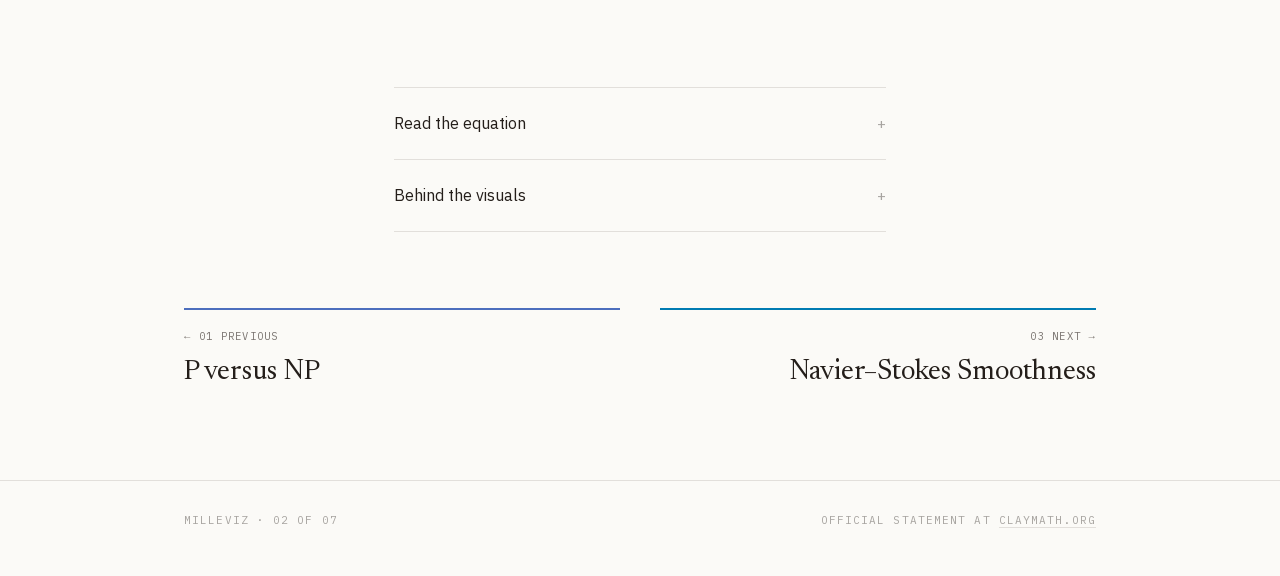
<file: public/problems/riemann.html>
<!doctype html>
<html lang="en">
<head>
<meta charset="utf-8">
<meta name="viewport" content="width=device-width, initial-scale=1">
<title>The Riemann Hypothesis, drawn | MilleViz</title>
<meta name="description" content="Primes thin out on schedule, and a single line in the complex plane may say exactly how. The Riemann Hypothesis explained with figures you can move.">
<link rel="canonical" href="https://milleviz.xera.ac/problems/riemann.html">
<meta property="og:type" content="article">
<meta property="og:title" content="The Riemann Hypothesis, drawn">
<meta property="og:description" content="Each zero is a wave. Add enough and the primes appear.">
<meta property="og:url" content="https://milleviz.xera.ac/problems/riemann.html">
<link rel="icon" href="../favicon.svg" type="image/svg+xml">
<link rel="stylesheet" href="../styles.css">
</head>
<body style="--accent:#b14e49;--tint:#ffe8e5">

<header class="topbar">
  <div class="wrap">
    <a class="back" href="../index.html">
      <svg viewBox="0 0 24 24" width="15" height="15" fill="none" stroke="currentColor" stroke-width="1.4" stroke-linecap="round" stroke-linejoin="round" aria-hidden="true"><path d="M19 12H6M11 18l-6-6 6-6"/></svg>
      <span>All problems</span>
    </a>
    <span class="wordmark">MILLEVIZ</span>
  </div>
</header>

<main>
  <article>

  <section class="wrap prose page-hero">
    <div class="eyebrow eyebrow-row">
      <span class="lead">02 &middot; The Riemann Hypothesis</span>
      <span>An interactive essay</span>
    </div>
    <h1>Where do the primes keep <em>their rhythm?</em></h1>
    <p class="lede">Count the primes up to a million and you get 78,498. Nobody can tell you why that number and not another. Something decides it, and the guess is that the decision is made somewhere else entirely.</p>
    <p class="body-copy">Primes are the numbers with no factors but themselves and one. They arrive without warning: 2, 3, 5, 7, 11, then a gap, then two at once. Yet from far enough away the scatter has a shape, and the shape is startlingly regular. The Riemann Hypothesis is a claim about how regular.</p>
    <div class="claim">
      <span class="eyebrow">The claim</span>
      <div>Every nontrivial zero of the Riemann zeta function has real part exactly one half. Stated in 1859. Checked for the first ten trillion zeros. Proved for none of them.</div>
    </div>
    <noscript><div class="note"><span class="eyebrow">Note</span>The four figures below are drawn by script from computed values. With scripting off the text still stands on its own, but the pictures will be blank.</div></noscript>
  </section>

  <section class="wrap prose section-head">
    <p class="eyebrow">01 &nbsp;|&nbsp; The count</p>
    <h2>Primes thin out, on schedule.</h2>
    <p class="body-copy">Write down how many primes there are below each number and you get a staircase. It never stops climbing, but the steps get further apart. Gauss noticed as a teenager that the height of the staircase is close to a smooth curve, and that curve involves nothing but a logarithm.</p>
  </section>

  <section class="wrap">
    <figure class="fig">
      <figcaption class="fig-head"><span>Primes below x, counted and estimated</span><span class="n">Fig. 01</span></figcaption>
      <svg id="fig-count" viewBox="0 0 1040 340" role="img" aria-label="The prime counting staircase below 100, with the logarithmic integral and x over log x drawn against it."></svg>
      <p class="fig-note">The staircase is the true count. The dashed line is Gauss's first guess, x divided by its logarithm. The solid gray line is the better one, the logarithmic integral, and it hugs the staircase closely enough that the difference is the whole subject.</p>
    </figure>
  </section>

  <section class="wrap prose section-head">
    <p class="eyebrow">02 &nbsp;|&nbsp; The error</p>
    <h2>The good guess is always a little wrong.</h2>
    <p class="body-copy">Subtract the staircase from the smooth curve and you are left with the error. It wanders. The question is not whether it is zero; it is how far it can stray. Riemann's claim, translated out of its own language, sets a ceiling: the error never grows faster than the square root of x, give or take a logarithm.</p>
  </section>

  <section class="wrap">
    <figure class="fig">
      <figcaption class="fig-head"><span>Li(x) &minus; &pi;(x), against a &radic;x envelope</span><span class="n">Fig. 02</span></figcaption>
      <svg id="fig-error" viewBox="0 0 1040 280" role="img" aria-label="The error between the logarithmic integral and the prime count, drawn inside an envelope that opens as the square root of x."></svg>
      <p class="fig-note">The envelope opens as &radic;x. The error crawls along the floor of it and, over this whole range, never once dips below zero: Li(x) always overshoots. The first time it undershoots is somewhere past 10 to the power 316, a number nobody will ever reach by counting. The error has to stay inside the envelope forever, at every scale, for the hypothesis to hold. No computation can settle that; only a proof can.</p>
    </figure>
  </section>

  <section class="wrap prose section-head">
    <p class="eyebrow">03 &nbsp;|&nbsp; The zeros</p>
    <h2>Everything sits on one line.</h2>
    <p class="body-copy">Riemann moved the question somewhere unexpected. He built a function of a complex number, the zeta function, and showed that the error in the prime count is controlled entirely by the places where that function equals zero. Those places live in a vertical strip. Every one found so far sits dead center, on the line where the real part is one half.</p>
  </section>

  <section class="wrap">
    <figure class="fig">
      <figcaption class="fig-head"><span>The first 50 nontrivial zeros in the critical strip</span><span class="n">Fig. 03</span></figcaption>
      <svg id="fig-zeros" viewBox="0 0 1040 210" role="img" aria-label="Fifty zeros of the zeta function, every one of them on the line where the real part is one half."></svg>
      <p class="fig-note">The first zero sits at t = 14.13. Point at any dot to read its height. The tick marks below record where the rest fall. More than ten trillion have been computed and not one has left the line. The hypothesis says none ever will.</p>
    </figure>
  </section>

  <section class="wrap prose section-head">
    <p class="eyebrow">04 &nbsp;|&nbsp; The music</p>
    <h2>Each zero is a wave. Add enough and the primes appear.</h2>
    <p class="body-copy">This is the part that is hard to believe the first time. Every zero contributes one wave, and the sum of those waves reproduces the staircase of the primes exactly. Start with a straight line. Add the first zero and a ripple appears. Add fifty and the steps sharpen into place. The primes are not hiding a pattern; they are the pattern, heard from the other side.</p>
  </section>

  <section class="wrap">
    <figure class="fig">
      <figcaption class="fig-head"><span>The prime staircase &psi;(x), rebuilt from zeros</span><span class="n">Fig. 04 &middot; Interactive</span></figcaption>
      <svg id="fig-music" viewBox="0 0 1040 330" role="img" aria-label="Chebyshev's prime staircase, with the explicit formula drawn over it for a chosen number of zeta zeros."></svg>
      <div class="controls">
        <div>
          <div class="ctl-head"><span>Zeros included</span><span>50</span></div>
          <input id="zeros" type="range" min="0" max="50" step="1" value="20" aria-label="Number of zeta zeros included in the sum">
        </div>
        <div class="readout"><div class="v" id="zeros-out">20</div><div class="k">Waves in the sum</div></div>
      </div>
      <p class="fig-note">Gray is the true staircase, which jumps by log p at every prime and every prime power. Colored is the explicit formula with the chosen number of zeros. This is Chebyshev's &psi;(x) rather than the prime count itself, because its formula is the clean one, and the formula converges to the middle of each riser rather than its top, which is why the curve threads through the steps instead of tracing them.</p>
    </figure>
  </section>

  <section class="wrap prose section-head">
    <p class="eyebrow">05 &nbsp;|&nbsp; What hangs on it</p>
    <h2>Thousands of theorems begin with the word if.</h2>
    <p class="body-copy">Number theory is full of results whose first line assumes the Riemann Hypothesis. If a zero were ever found off the line, the waves would fall out of step and the primes would clump in a way nothing currently predicts. Much of what is believed about factorization, and so about the cryptography built on it, would need rewriting. Nobody expects that. Everybody would like to know.</p>
    <p class="body-copy">It has stood since 1859. Hilbert put it on his list in 1900. Clay put a million dollars on it in 2000. It remains, by most accounts, the most important open question in mathematics.</p>
  </section>

  <section class="wrap prose disclosures">
    <details class="disc">
      <summary>Read the equation</summary>
      <div class="disc-body">
        <div class="eq">&zeta;(s) = &sum;<sub>n&nbsp;&ge;&nbsp;1</sub> 1 / n<sup>s</sup> = &prod;<sub>p&nbsp;prime</sub> (1 &minus; p<sup>&minus;s</sup>)<sup>&minus;1</sup></div>
        <p>The sum on the left runs over every whole number; the product on the right runs over every prime. Euler proved they are the same thing, and that single identity is the bridge the whole subject crosses. The sum converges only when the real part of s exceeds one, so &zeta; is extended to the rest of the plane by analytic continuation. The zeros at s = &minus;2, &minus;4, &minus;6 and so on are called trivial and are not at issue. Every other zero is.</p>
      </div>
    </details>
    <details class="disc">
      <summary>Behind the visuals</summary>
      <div class="disc-body">
        <p>Figures 01 and 02 count primes by sieve and integrate Li(x) numerically from 2. Figure 03 plots the imaginary parts of the first fifty zeros at their published values, starting at 14.134725 and ending at 143.111846. Figure 04 evaluates the explicit formula &psi;(x) = x &minus; &sum; x<sup>&rho;</sup>/&rho; &minus; ln 2&pi; &minus; &frac12;ln(1 &minus; x<sup>&minus;2</sup>), pairing each zero with its conjugate so the sum stays real. The staircase behind it jumps by ln p at every prime power.</p>
      </div>
    </details>
  </section>

  <nav class="wrap pager">
    <a class="prev" href="p-vs-np.html" style="border-top-color:#4c6ebd"><div class="k">&larr; 01 Previous</div><div class="t">P versus NP</div></a>
    <a class="next" href="navier-stokes.html" style="border-top-color:#007bb2"><div class="k">03 Next &rarr;</div><div class="t">Navier&ndash;Stokes Smoothness</div></a>
  </nav>

  </article>
</main>

<footer class="site-foot">
  <div class="wrap">
    <span>MilleViz &middot; 02 of 07</span>
    <span>Official statement at <a href="https://www.claymath.org/millennium-problems/riemann-hypothesis/" rel="noopener">claymath.org</a></span>
  </div>
</footer>

<script type="module" src="../js/riemann.js"></script>
</body>
</html>
</file>
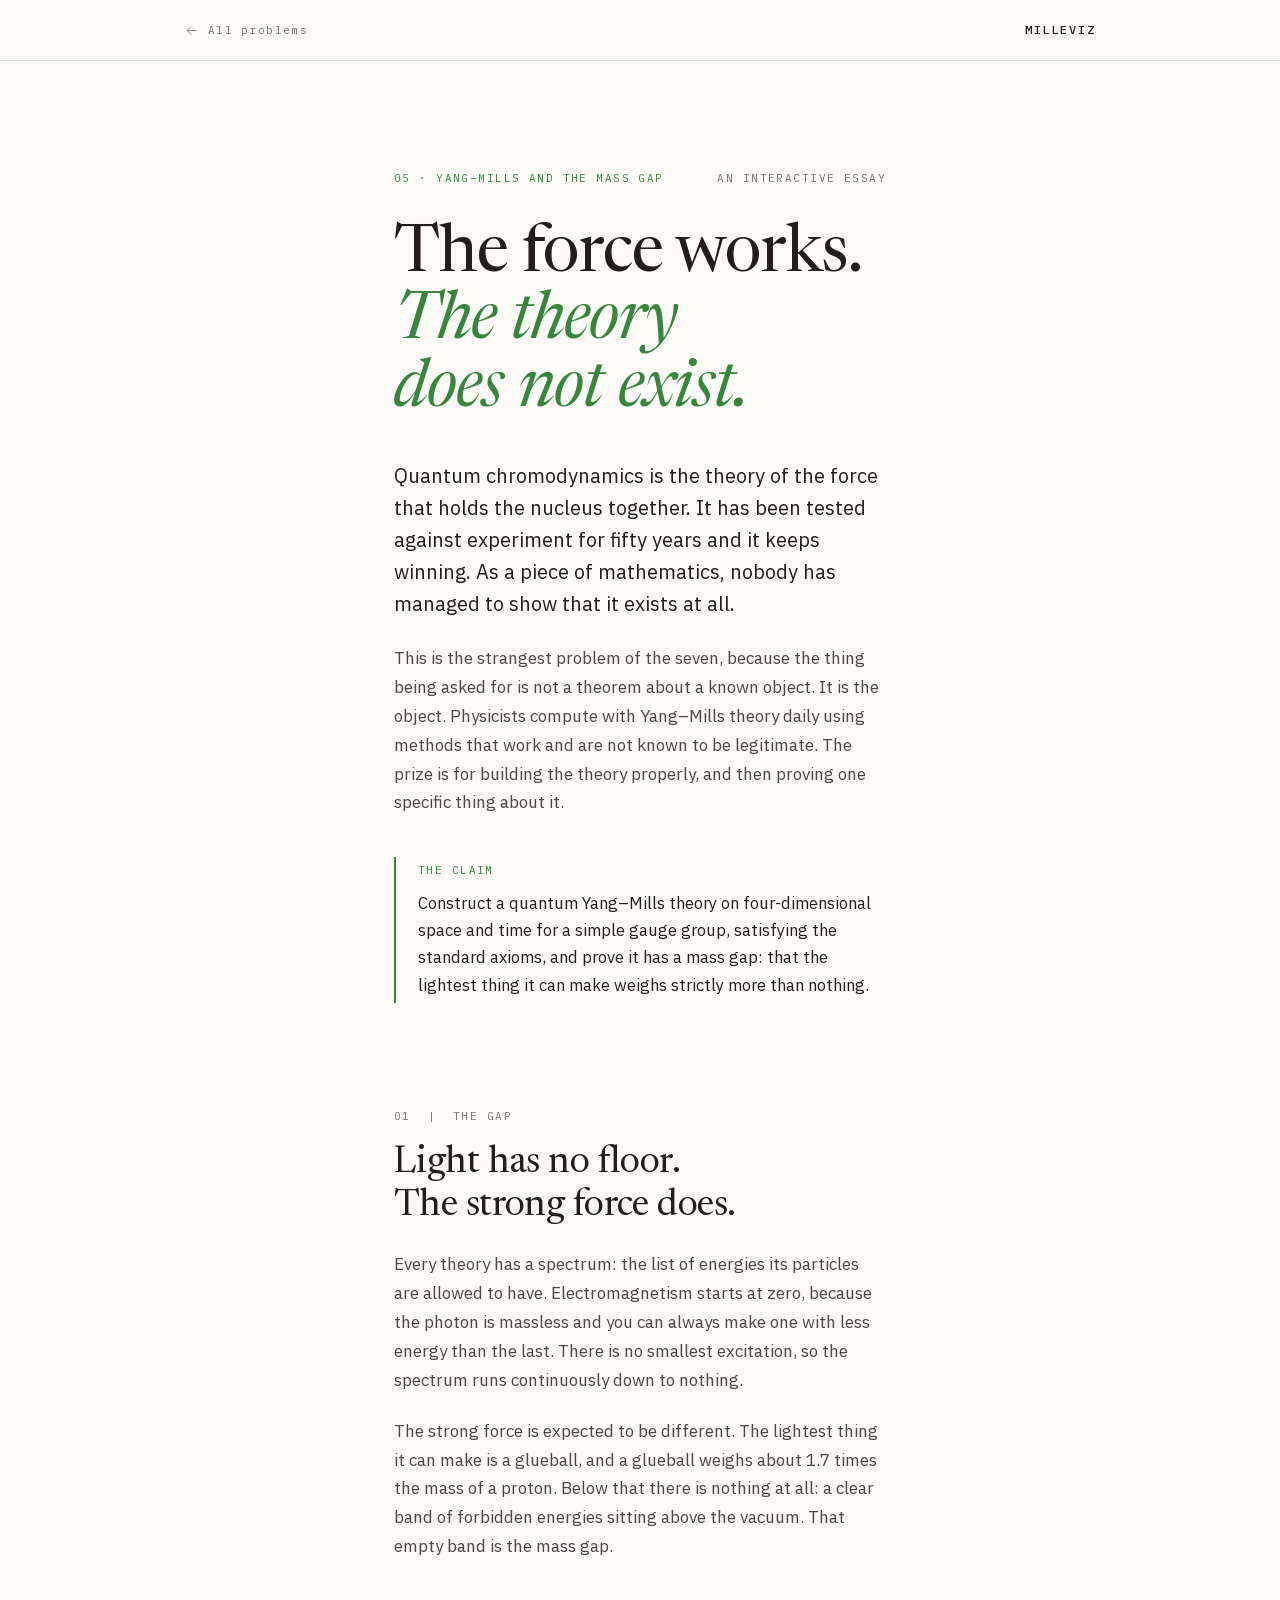
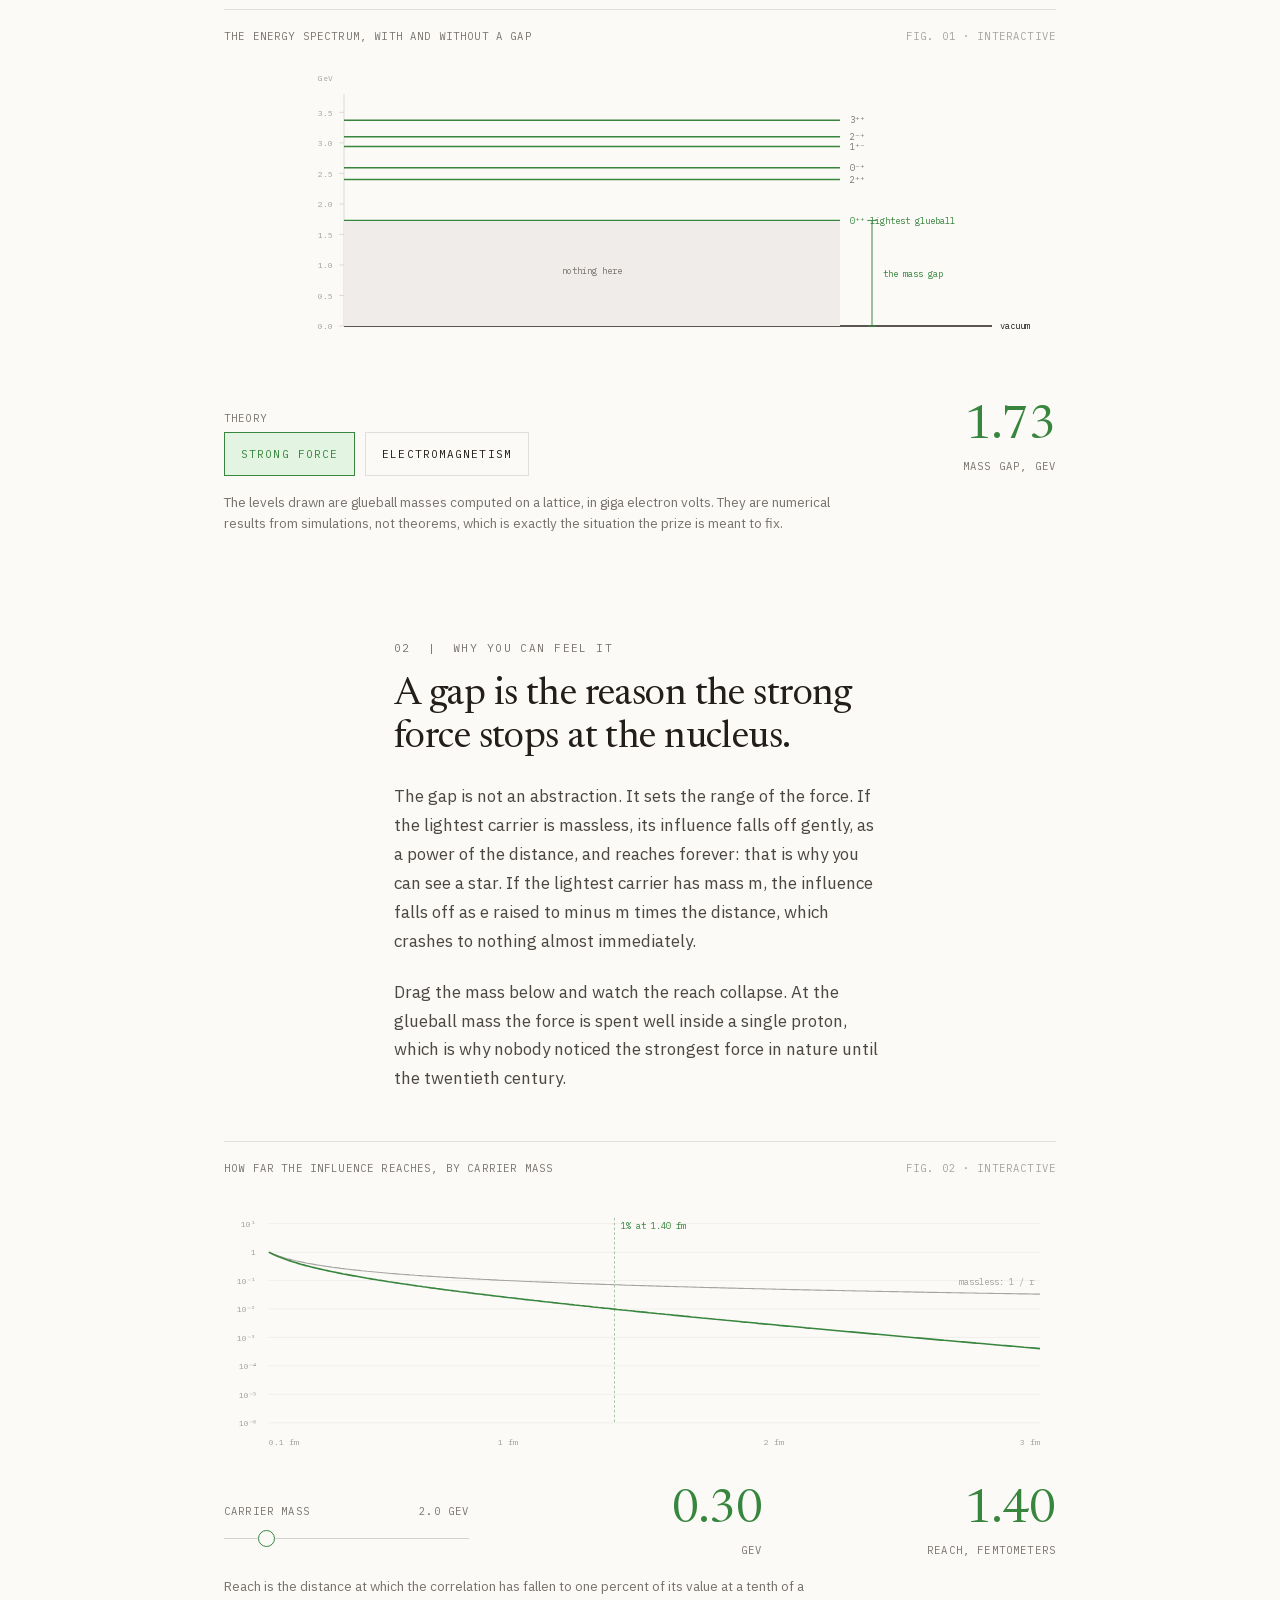
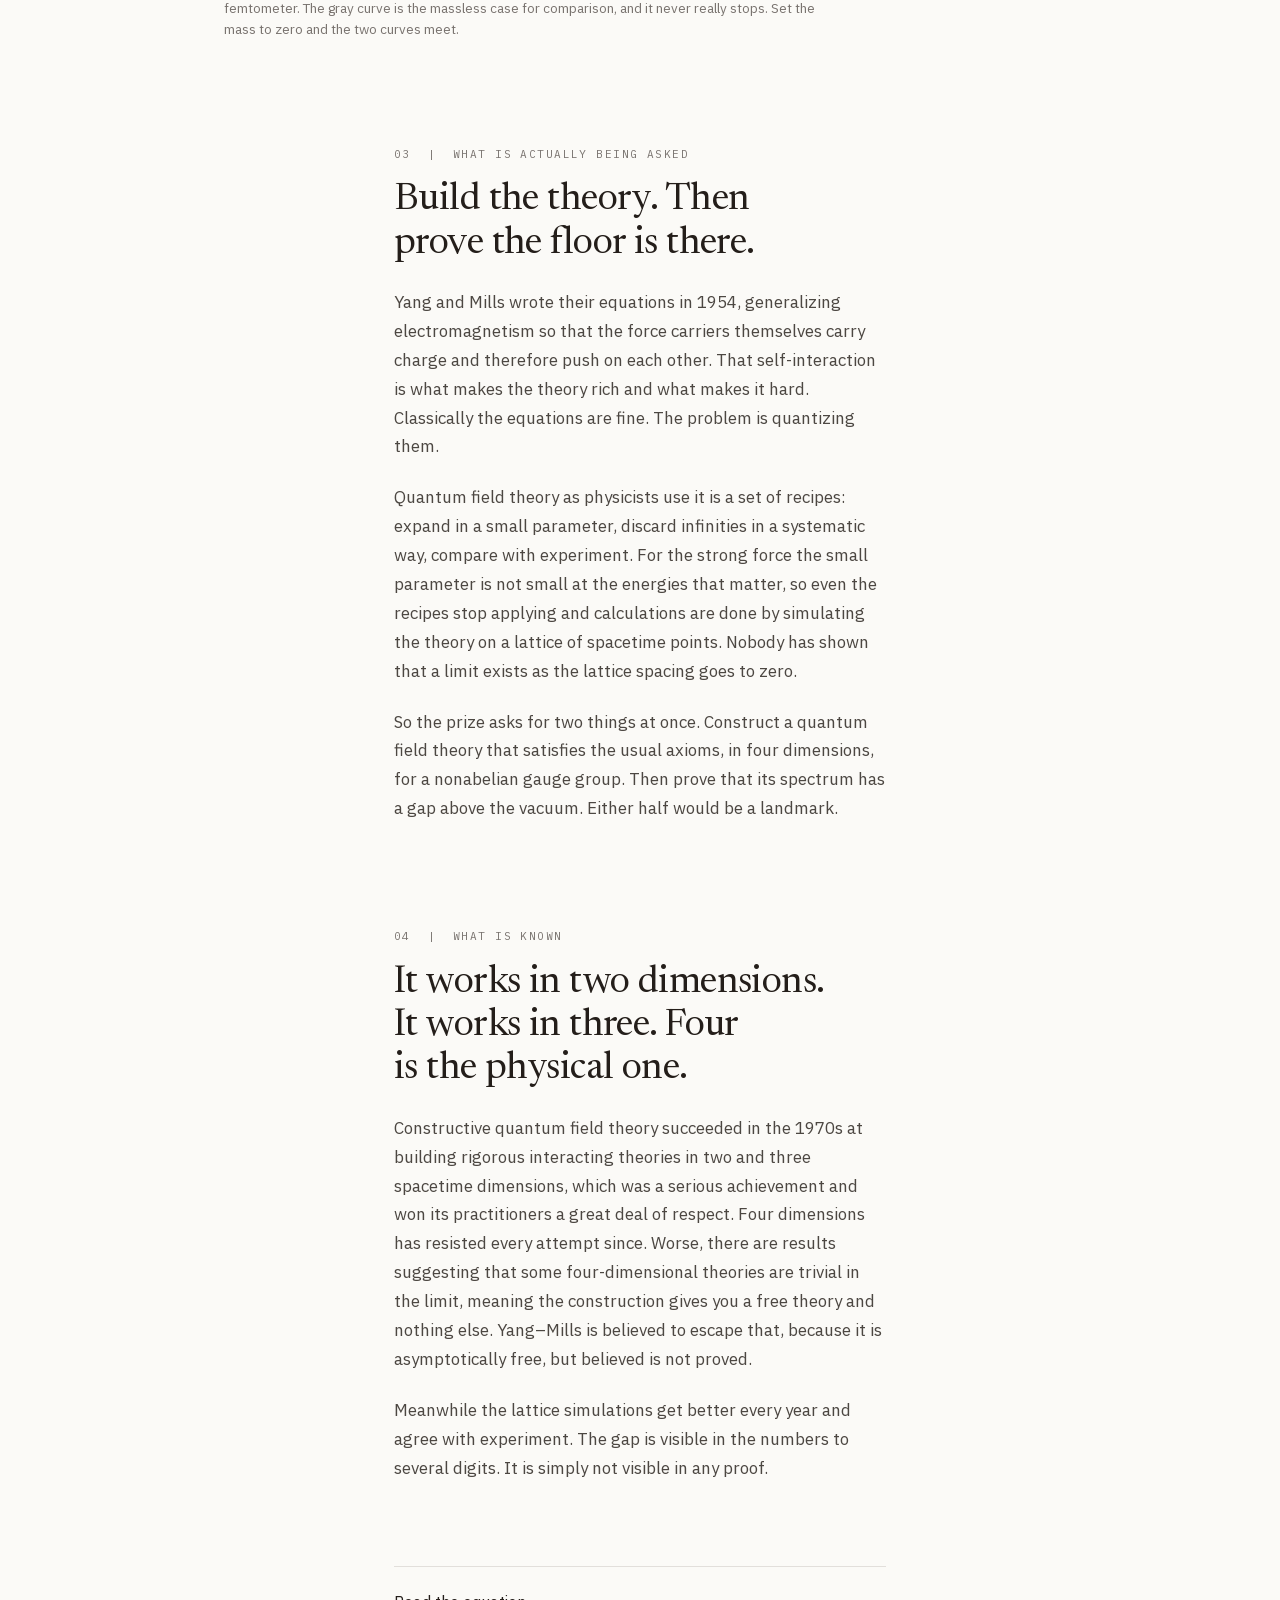
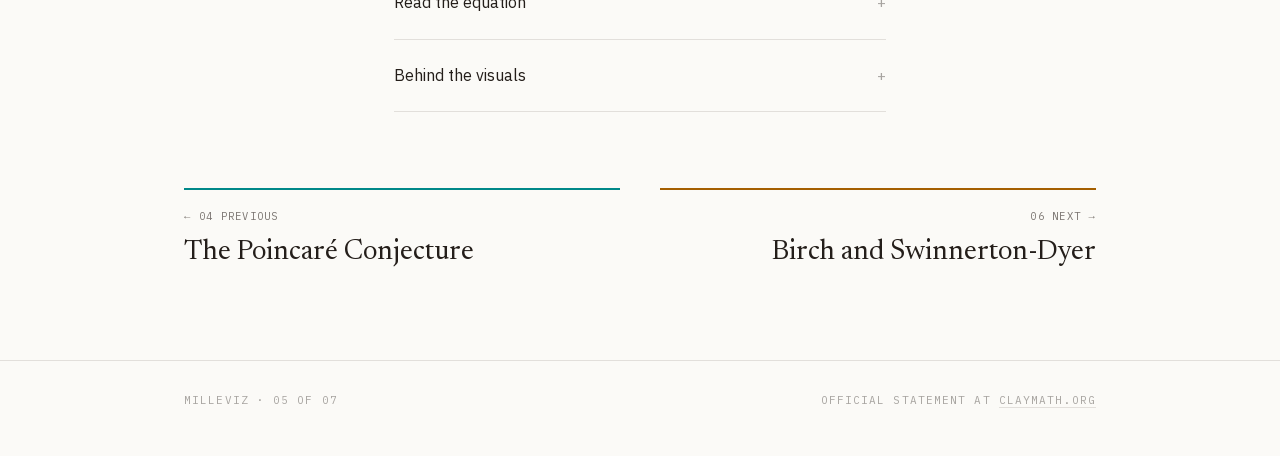
<file: public/problems/yang-mills.html>
<!doctype html>
<html lang="en">
<head>
<meta charset="utf-8">
<meta name="viewport" content="width=device-width, initial-scale=1">
<title>Yang&ndash;Mills and the mass gap, drawn | MilleViz</title>
<meta name="description" content="The theory behind the strong nuclear force predicts experiments to eleven decimal places and has never been shown to exist as mathematics. Explained with figures you can move.">
<link rel="canonical" href="https://milleviz.xera.ac/problems/yang-mills.html">
<meta property="og:type" content="article">
<meta property="og:title" content="Yang-Mills and the mass gap, drawn">
<meta property="og:description" content="The force works. The theory does not exist.">
<meta property="og:url" content="https://milleviz.xera.ac/problems/yang-mills.html">
<link rel="icon" href="../favicon.svg" type="image/svg+xml">
<link rel="stylesheet" href="../styles.css">
</head>
<body style="--accent:#38853e;--tint:#e3f4e3">

<header class="topbar">
  <div class="wrap">
    <a class="back" href="../index.html">
      <svg viewBox="0 0 24 24" width="15" height="15" fill="none" stroke="currentColor" stroke-width="1.4" stroke-linecap="round" stroke-linejoin="round" aria-hidden="true"><path d="M19 12H6M11 18l-6-6 6-6"/></svg>
      <span>All problems</span>
    </a>
    <span class="wordmark">MILLEVIZ</span>
  </div>
</header>

<main>
  <article>

  <section class="wrap prose page-hero">
    <div class="eyebrow eyebrow-row">
      <span class="lead">05 &middot; Yang&ndash;Mills and the mass gap</span>
      <span>An interactive essay</span>
    </div>
    <h1>The force works. <em>The theory does not exist.</em></h1>
    <p class="lede">Quantum chromodynamics is the theory of the force that holds the nucleus together. It has been tested against experiment for fifty years and it keeps winning. As a piece of mathematics, nobody has managed to show that it exists at all.</p>
    <p class="body-copy">This is the strangest problem of the seven, because the thing being asked for is not a theorem about a known object. It is the object. Physicists compute with Yang&ndash;Mills theory daily using methods that work and are not known to be legitimate. The prize is for building the theory properly, and then proving one specific thing about it.</p>
    <div class="claim">
      <span class="eyebrow">The claim</span>
      <div>Construct a quantum Yang&ndash;Mills theory on four-dimensional space and time for a simple gauge group, satisfying the standard axioms, and prove it has a mass gap: that the lightest thing it can make weighs strictly more than nothing.</div>
    </div>
    <noscript><div class="note"><span class="eyebrow">Note</span>The figures below are drawn and driven by script. With scripting off the text still stands on its own, but the pictures will be blank.</div></noscript>
  </section>

  <section class="wrap prose section-head">
    <p class="eyebrow">01 &nbsp;|&nbsp; The gap</p>
    <h2>Light has no floor. The strong force does.</h2>
    <p class="body-copy">Every theory has a spectrum: the list of energies its particles are allowed to have. Electromagnetism starts at zero, because the photon is massless and you can always make one with less energy than the last. There is no smallest excitation, so the spectrum runs continuously down to nothing.</p>
    <p class="body-copy">The strong force is expected to be different. The lightest thing it can make is a glueball, and a glueball weighs about 1.7 times the mass of a proton. Below that there is nothing at all: a clear band of forbidden energies sitting above the vacuum. That empty band is the mass gap.</p>
  </section>

  <section class="wrap">
    <figure class="fig">
      <figcaption class="fig-head"><span>The energy spectrum, with and without a gap</span><span class="n">Fig. 01 &middot; Interactive</span></figcaption>
      <svg id="fig-spectrum" viewBox="0 0 1040 400" role="img" aria-label="A continuous spectrum running down to zero for electromagnetism, against a gapped spectrum with discrete glueball states for the strong force."></svg>
      <div class="controls">
        <div>
          <div class="ctl-head"><span>Theory</span><span>&nbsp;</span></div>
          <div class="btnrow" id="theory">
            <button type="button" data-value="qcd" aria-pressed="true">Strong force</button>
            <button type="button" data-value="em" aria-pressed="false">Electromagnetism</button>
          </div>
        </div>
        <div class="readout"><div class="v" id="gap-out">1.73</div><div class="k">Mass gap, GeV</div></div>
      </div>
      <p class="fig-note" id="spectrum-note">The levels drawn are glueball masses computed on a lattice, in giga electron volts. They are numerical results from simulations, not theorems, which is exactly the situation the prize is meant to fix.</p>
    </figure>
  </section>

  <section class="wrap prose section-head">
    <p class="eyebrow">02 &nbsp;|&nbsp; Why you can feel it</p>
    <h2>A gap is the reason the strong force stops at the nucleus.</h2>
    <p class="body-copy">The gap is not an abstraction. It sets the range of the force. If the lightest carrier is massless, its influence falls off gently, as a power of the distance, and reaches forever: that is why you can see a star. If the lightest carrier has mass m, the influence falls off as e raised to minus m times the distance, which crashes to nothing almost immediately.</p>
    <p class="body-copy">Drag the mass below and watch the reach collapse. At the glueball mass the force is spent well inside a single proton, which is why nobody noticed the strongest force in nature until the twentieth century.</p>
  </section>

  <section class="wrap">
    <figure class="fig">
      <figcaption class="fig-head"><span>How far the influence reaches, by carrier mass</span><span class="n">Fig. 02 &middot; Interactive</span></figcaption>
      <svg id="fig-reach" viewBox="0 0 1040 340" role="img" aria-label="A correlation falling off as a power law when the carrier is massless, and exponentially when it has mass."></svg>
      <div class="controls">
        <div>
          <div class="ctl-head"><span>Carrier mass</span><span>2.0 GeV</span></div>
          <input id="mass" type="range" min="0" max="200" step="1" value="30" aria-label="Mass of the force carrier in hundredths of a giga electron volt">
        </div>
        <div class="readout"><div class="v" id="mass-out">0.30</div><div class="k">GeV</div></div>
        <div class="readout"><div class="v" id="reach-out">&middot;</div><div class="k">Reach, femtometers</div></div>
      </div>
      <p class="fig-note">Reach is the distance at which the correlation has fallen to one percent of its value at a tenth of a femtometer. The gray curve is the massless case for comparison, and it never really stops. Set the mass to zero and the two curves meet.</p>
    </figure>
  </section>

  <section class="wrap prose section-head">
    <p class="eyebrow">03 &nbsp;|&nbsp; What is actually being asked</p>
    <h2>Build the theory. Then prove the floor is there.</h2>
    <p class="body-copy">Yang and Mills wrote their equations in 1954, generalizing electromagnetism so that the force carriers themselves carry charge and therefore push on each other. That self-interaction is what makes the theory rich and what makes it hard. Classically the equations are fine. The problem is quantizing them.</p>
    <p class="body-copy">Quantum field theory as physicists use it is a set of recipes: expand in a small parameter, discard infinities in a systematic way, compare with experiment. For the strong force the small parameter is not small at the energies that matter, so even the recipes stop applying and calculations are done by simulating the theory on a lattice of spacetime points. Nobody has shown that a limit exists as the lattice spacing goes to zero.</p>
    <p class="body-copy">So the prize asks for two things at once. Construct a quantum field theory that satisfies the usual axioms, in four dimensions, for a nonabelian gauge group. Then prove that its spectrum has a gap above the vacuum. Either half would be a landmark.</p>
  </section>

  <section class="wrap prose section-head">
    <p class="eyebrow">04 &nbsp;|&nbsp; What is known</p>
    <h2>It works in two dimensions. It works in three. Four is the physical one.</h2>
    <p class="body-copy">Constructive quantum field theory succeeded in the 1970s at building rigorous interacting theories in two and three spacetime dimensions, which was a serious achievement and won its practitioners a great deal of respect. Four dimensions has resisted every attempt since. Worse, there are results suggesting that some four-dimensional theories are trivial in the limit, meaning the construction gives you a free theory and nothing else. Yang&ndash;Mills is believed to escape that, because it is asymptotically free, but believed is not proved.</p>
    <p class="body-copy">Meanwhile the lattice simulations get better every year and agree with experiment. The gap is visible in the numbers to several digits. It is simply not visible in any proof.</p>
  </section>

  <section class="wrap prose disclosures">
    <details class="disc">
      <summary>Read the equation</summary>
      <div class="disc-body">
        <div class="eq">F<sub>&mu;&nu;</sub> = &part;<sub>&mu;</sub>A<sub>&nu;</sub> &minus; &part;<sub>&nu;</sub>A<sub>&mu;</sub> + g[A<sub>&mu;</sub>, A<sub>&nu;</sub>]</div>
        <p>The field strength. In electromagnetism the bracket is absent and the equation is linear, which is why light passes through light. In Yang&ndash;Mills the potentials are matrices and the bracket is a commutator, so the field pushes on itself, and the equations are nonlinear from the start. Everything difficult about the theory descends from that one term. The mass gap is the statement that the lowest nonzero eigenvalue of the quantum Hamiltonian is bounded away from zero, uniformly, in the theory that a solution would have to build.</p>
      </div>
    </details>
    <details class="disc">
      <summary>Behind the visuals</summary>
      <div class="disc-body">
        <p>Figure 01 plots glueball masses from lattice computations, in giga electron volts: the lightest scalar at about 1.73, the tensor at about 2.40, and the states above them. They are drawn as published numbers rather than recomputed here. The continuous case is the massless spectrum, which has no lowest excitation at all.</p>
        <p>Figure 02 plots the Yukawa form e<sup>&minus;mr</sup>/r against the massless Coulomb form 1/r on a logarithmic vertical axis, with r in femtometers and the mass converted through &#8463;c &asymp; 0.1973 GeV femtometer. The reach readout solves for the distance where the correlation has dropped to one percent of its value at r = 0.1 femtometer.</p>
      </div>
    </details>
  </section>

  <nav class="wrap pager">
    <a class="prev" href="poincare.html" style="border-top-color:#008889"><div class="k">&larr; 04 Previous</div><div class="t">The Poincar&eacute; Conjecture</div></a>
    <a class="next" href="bsd.html" style="border-top-color:#a45e00"><div class="k">06 Next &rarr;</div><div class="t">Birch and Swinnerton-Dyer</div></a>
  </nav>

  </article>
</main>

<footer class="site-foot">
  <div class="wrap">
    <span>MilleViz &middot; 05 of 07</span>
    <span>Official statement at <a href="https://www.claymath.org/millennium-problems/yang-mills-the-maths-gap/" rel="noopener">claymath.org</a></span>
  </div>
</footer>

<script type="module" src="../js/yang-mills.js"></script>
</body>
</html>
</file>
<file: public/styles.css>
/* MilleViz. One stylesheet for the index and all seven problem pages.
   The page is black on paper; color belongs to the problem, never to the chrome.
   Each problem page sets --accent and --tint on <body>. */

@font-face {
  font-family: Newsreader;
  src: url(fonts/newsreader-roman.woff2) format('woff2');
  font-weight: 300 600; font-style: normal; font-display: swap;
}
@font-face {
  font-family: Newsreader;
  src: url(fonts/newsreader-italic.woff2) format('woff2');
  font-weight: 300 600; font-style: italic; font-display: swap;
}
@font-face {
  font-family: 'Plex Sans';
  src: url(fonts/plex-sans-400.woff2) format('woff2');
  font-weight: 400 500; font-style: normal; font-display: swap;
}
@font-face {
  font-family: 'Plex Mono';
  src: url(fonts/plex-mono-400.woff2) format('woff2');
  font-weight: 400; font-style: normal; font-display: swap;
}
@font-face {
  font-family: 'Plex Mono';
  src: url(fonts/plex-mono-500.woff2) format('woff2');
  font-weight: 500; font-style: normal; font-display: swap;
}

:root {
  --paper: #fbfaf7;
  --paper-2: #f5f3ef;
  --ink: #241e1a;
  --ink-2: #4c4742;
  --muted: #79736f;
  --faint: #a7a4a0;
  --rule: #e2dfdb;
  --rule-2: #efece9;
  --accent: #241e1a;
  --tint: #f5f3ef;

  --serif: Newsreader, 'Iowan Old Style', 'Palatino Linotype', Palatino, Georgia, serif;
  --sans: 'Plex Sans', -apple-system, 'Helvetica Neue', Arial, sans-serif;
  --mono: 'Plex Mono', ui-monospace, SFMono-Regular, Menlo, Consolas, monospace;
}

*, *::before, *::after { box-sizing: border-box; }

html { -webkit-text-size-adjust: 100%; scroll-behavior: smooth; }
@media (prefers-reduced-motion: reduce) {
  html { scroll-behavior: auto; }
  *, *::before, *::after { animation-duration: .01ms !important; transition-duration: .01ms !important; }
}

body {
  margin: 0;
  background: var(--paper);
  color: var(--ink);
  font-family: var(--sans);
  font-size: 17px;
  line-height: 1.7;
  -webkit-font-smoothing: antialiased;
  text-rendering: optimizeLegibility;
}

a { color: var(--ink); text-decoration: none; }

.wrap { max-width: 1040px; margin: 0 auto; padding-inline: clamp(18px, 5vw, 80px); }
.prose { max-width: 620px; margin-inline: auto; }

/* ---------- shared chrome ---------- */

.topbar {
  border-bottom: 1px solid var(--rule);
}
.topbar .wrap {
  display: flex; align-items: center; justify-content: space-between; gap: 16px;
  padding-block: 20px;
}
.wordmark { font-family: var(--mono); font-size: 12px; letter-spacing: .16em; font-weight: 500; }
.topbar-note { font-family: var(--mono); font-size: 11px; letter-spacing: .1em; color: var(--muted); }
.back { display: inline-flex; align-items: center; gap: 9px; color: var(--muted); }
.back svg { flex: none; }
.back span { font-family: var(--mono); font-size: 11px; letter-spacing: .12em; }
.back:hover { color: var(--ink); }

.eyebrow {
  font-family: var(--mono); font-size: 11px; letter-spacing: .13em;
  color: var(--muted); text-transform: uppercase;
}
.eyebrow-row { display: flex; justify-content: space-between; gap: 20px; flex-wrap: wrap; }
.eyebrow-row .lead { color: var(--accent); }

h1, h2, h3 { font-family: var(--serif); font-weight: 400; letter-spacing: -.015em; margin: 0; }
h1 { font-size: clamp(38px, 6.4vw, 66px); line-height: 1.02; text-wrap: balance; }
h2 { font-size: clamp(27px, 4vw, 38px); line-height: 1.14; text-wrap: balance; }
h3 { font-size: clamp(21px, 2.6vw, 26px); line-height: 1.2; }
h1 em, h2 em { font-style: italic; color: var(--accent); }

p { margin: 0 0 0 0; }
p + p { margin-top: 20px; }
.lede { font-size: clamp(18px, 2.3vw, 20px); line-height: 1.6; color: var(--ink); }
.body-copy { color: var(--ink-2); }
.section-head { margin-top: clamp(64px, 9vw, 104px); }
.section-head h2 { margin-top: 16px; }
.section-head p { margin-top: 22px; }

.claim {
  margin-top: 40px; border-left: 2px solid var(--accent); padding: 4px 0 4px 22px;
}
.claim .eyebrow { color: var(--accent); display: block; margin-bottom: 10px; }
.claim div:last-child { font-size: 16.5px; line-height: 1.65; }

.note {
  margin-top: 28px; background: var(--paper-2); padding: 20px 22px;
  font-size: 14.5px; line-height: 1.65; color: var(--ink-2);
}
.note .eyebrow { display: block; margin-bottom: 8px; }

/* ---------- figures ---------- */

.fig { margin-top: clamp(34px, 5vw, 48px); border-top: 1px solid var(--rule); padding-top: 18px; }
.fig-head {
  display: flex; justify-content: space-between; align-items: baseline; gap: 16px;
  font-family: var(--mono); font-size: 10.5px; letter-spacing: .11em;
  color: var(--muted); text-transform: uppercase; margin-bottom: 16px;
}
.fig-head .n { color: var(--faint); flex: none; }
.fig svg, .fig canvas { display: block; width: 100%; height: auto; }
.fig canvas { aspect-ratio: 1040 / 460; }
.fig-note {
  font-size: 13.5px; line-height: 1.6; color: var(--muted);
  margin-top: 16px; max-width: 620px;
}

/* Figure controls. One row per control: label above, input below. */
.controls {
  display: grid; grid-template-columns: repeat(auto-fit, minmax(230px, 1fr));
  gap: clamp(20px, 4vw, 48px); align-items: end; margin-top: 22px;
}
.ctl-head {
  display: flex; justify-content: space-between; gap: 12px;
  font-family: var(--mono); font-size: 10.5px; letter-spacing: .11em;
  color: var(--muted); text-transform: uppercase; margin-bottom: 4px;
}
.readout { text-align: right; }
.readout .v { font-family: var(--serif); font-size: clamp(32px, 5vw, 46px); line-height: 1; color: var(--accent); }
.readout .k { font-family: var(--mono); font-size: 10.5px; letter-spacing: .11em; color: var(--muted); margin-top: 8px; text-transform: uppercase; }

input[type=range] {
  -webkit-appearance: none; appearance: none;
  background: transparent; width: 100%; height: 26px; margin: 0; cursor: pointer;
}
input[type=range]::-webkit-slider-runnable-track { height: 1px; background: #d6d2cd; }
input[type=range]::-webkit-slider-thumb {
  -webkit-appearance: none; appearance: none;
  width: 17px; height: 17px; margin-top: -8px; border-radius: 50%;
  background: var(--paper); border: 1.5px solid var(--accent);
}
input[type=range]::-moz-range-track { height: 1px; background: #d6d2cd; }
input[type=range]::-moz-range-thumb {
  width: 15px; height: 15px; border-radius: 50%;
  background: var(--paper); border: 1.5px solid var(--accent);
}
input[type=range]:focus-visible { outline: 2px solid var(--accent); outline-offset: 4px; }

.btnrow { display: flex; flex-wrap: wrap; gap: 10px; }
button {
  font-family: var(--mono); font-size: 11px; letter-spacing: .1em; text-transform: uppercase;
  color: var(--ink); background: var(--paper); border: 1px solid var(--rule);
  padding: 10px 16px; min-height: 44px; cursor: pointer;
  transition: border-color 140ms ease, color 140ms ease, background 140ms ease;
}
button:hover { border-color: var(--accent); color: var(--accent); }
button[aria-pressed=true] { background: var(--tint); border-color: var(--accent); color: var(--accent); }
button:focus-visible { outline: 2px solid var(--accent); outline-offset: 2px; }

/* ---------- disclosures ---------- */

.disc { border-top: 1px solid var(--rule); }
.disc:last-of-type { border-bottom: 1px solid var(--rule); }
.disc summary {
  list-style: none; cursor: pointer; padding-block: 22px; min-height: 44px;
  display: flex; justify-content: space-between; align-items: center; gap: 20px;
  font-size: 16px;
}
.disc summary::-webkit-details-marker { display: none; }
.disc summary::after { content: '+'; font-family: var(--mono); font-size: 15px; color: var(--faint); }
.disc[open] summary::after { content: '\2013'; }
.disc summary:focus-visible { outline: 2px solid var(--accent); outline-offset: -2px; }
.disc-body { padding-bottom: 26px; font-size: 14.5px; line-height: 1.7; color: var(--muted); }
.disc-body .eq {
  font-family: var(--serif); font-size: clamp(19px, 3vw, 25px); color: var(--ink);
  line-height: 1.5; margin-bottom: 18px; overflow-x: auto;
}

/* ---------- prev / next ---------- */

.pager { display: grid; grid-template-columns: repeat(2, minmax(0, 1fr)); gap: clamp(16px, 4vw, 40px); margin-top: clamp(56px, 8vw, 76px); }
.pager a { display: block; border-top: 2px solid var(--rule); padding-top: 18px; }
.pager .k { font-family: var(--mono); font-size: 10.5px; letter-spacing: .12em; color: var(--muted); text-transform: uppercase; }
.pager .t { font-family: var(--serif); font-size: clamp(20px, 3vw, 28px); line-height: 1.15; margin-top: 10px; }
.pager .next { text-align: right; }
.pager a:hover .t { color: var(--accent); }

/* ---------- footer ---------- */

.site-foot { margin-top: clamp(60px, 9vw, 92px); border-top: 1px solid var(--rule); }
.site-foot .wrap {
  display: flex; justify-content: space-between; gap: 16px; flex-wrap: wrap;
  padding-block: 30px 46px;
  font-family: var(--mono); font-size: 11px; letter-spacing: .1em; color: var(--faint);
  text-transform: uppercase;
}
.site-foot a { color: var(--faint); border-bottom: 1px solid var(--rule); }
.site-foot a:hover { color: var(--ink); }

/* ---------- index ---------- */

.hero { padding-top: clamp(60px, 11vw, 116px); }
.hero .eyebrow { margin-bottom: clamp(24px, 4vw, 40px); }
.hero h1 { max-width: 900px; }
.hero p { margin-top: clamp(28px, 4vw, 40px); max-width: 560px; color: var(--ink-2); }

.spectrum { display: flex; gap: 3px; align-items: flex-end; margin-top: clamp(44px, 7vw, 64px); }
.spectrum a { flex: 1 1 0; height: 7px; transition: height 160ms ease; }
.spectrum a:hover, .spectrum a:focus-visible { height: 14px; outline: none; }
.spectrum-keys {
  display: flex; margin-top: 12px;
  font-family: var(--mono); font-size: 10px; letter-spacing: .1em; color: var(--faint);
}
.spectrum-keys span { flex: 1 1 0; }
.spectrum-keys span:last-child { text-align: right; }

.list { margin-top: clamp(48px, 7vw, 72px); }
.row {
  display: grid; grid-template-columns: 56px 212px minmax(0, 1fr) 136px;
  gap: clamp(18px, 3vw, 36px); align-items: center;
  padding: 30px 20px; margin-inline: -20px;
  border-top: 1px solid var(--rule);
  transition: background 140ms ease;
}
.list .row:last-child { border-bottom: 1px solid var(--rule); }
.row:hover { background: var(--paper-2); }
.row:focus-visible { outline: 2px solid var(--accent); outline-offset: -2px; }
.row .idx { font-family: var(--mono); font-size: 12px; color: var(--faint); letter-spacing: .06em; }
.row .thumb { border-radius: 2px; overflow: hidden; background: var(--tint); }
.row .thumb svg { display: block; width: 100%; height: auto; }
.row .text { display: block; }
.row .t { display: block; font-family: var(--serif); font-size: clamp(24px, 3.4vw, 31px); line-height: 1.1; letter-spacing: -.012em; transition: color 140ms ease; }
.row:hover .t { color: var(--accent); }
.row .q { display: block; font-size: 15px; line-height: 1.55; color: var(--muted); margin-top: 9px; max-width: 430px; }
.row .idx { display: block; }
.row .thumb { display: block; }
.row .status { display: flex; align-items: center; justify-content: flex-end; gap: 14px; }
.row .status em {
  font-family: var(--mono); font-size: 10px; letter-spacing: .12em; font-style: normal;
  color: var(--muted); text-transform: uppercase; white-space: nowrap;
}
.row .status .solved { color: var(--accent); }
.row .arw { opacity: .45; transition: transform 160ms ease, opacity 160ms ease; flex: none; }
.row:hover .arw { transform: translateX(5px); opacity: 1; }

.tally {
  display: grid; grid-template-columns: repeat(auto-fit, minmax(200px, 1fr));
  gap: clamp(24px, 5vw, 48px); max-width: 880px; margin-top: clamp(56px, 8vw, 84px);
}
.tally .n { font-family: var(--serif); font-size: clamp(34px, 5vw, 44px); line-height: 1; }
.tally p { font-size: 14px; line-height: 1.5; color: var(--muted); margin-top: 10px; }

@media (max-width: 820px) {
  .row {
    grid-template-columns: 44px minmax(0, 1fr);
    grid-template-areas: 'idx text' 'thumb thumb' 'status status';
    row-gap: 16px; align-items: start;
  }
  .row .idx { grid-area: idx; padding-top: 6px; }
  .row .thumb { grid-area: thumb; }
  .row .text { grid-area: text; }
  .row .status { grid-area: status; justify-content: flex-start; }
  .row .arw { display: none; }
  /* The bleed that gives the hover state its margin does not fit a phone. */
  .row { margin-inline: 0; padding-inline: 0; }
}

@media (max-width: 620px) {
  .pager { grid-template-columns: minmax(0, 1fr); }
  .pager .next { text-align: left; }
  .fig canvas { aspect-ratio: 4 / 3; }
}

/* Figure primitives shared by the scripts. */
.grid-line { stroke: var(--rule-2); stroke-width: 1; }
.axis-line { stroke: #d6d2cd; stroke-width: 1; }
.tick { font-family: var(--mono); font-size: 10px; fill: var(--faint); }
.serieslabel { font-family: var(--mono); font-size: 11px; }
.plot-frame { fill: none; }

/* ---------- problem page ---------- */

.page-hero { padding-top: clamp(56px, 10vw, 108px); }
.page-hero h1 { margin-top: clamp(22px, 4vw, 34px); }
.page-hero .lede { margin-top: clamp(26px, 4vw, 36px); }
.page-hero .body-copy { margin-top: 24px; }
.disclosures { margin-top: clamp(60px, 9vw, 84px); }
noscript .note { display: block; }

/* ---------- stat lines and the subset-sum puzzle ---------- */

.statline { display: grid; grid-template-columns: repeat(auto-fit, minmax(210px, 1fr)); gap: clamp(18px, 4vw, 40px); margin: 26px 0 0 0; }
.statline div { border-top: 1px solid var(--rule); padding-top: 12px; }
.statline dt { font-family: var(--mono); font-size: 10.5px; letter-spacing: .11em; color: var(--muted); text-transform: uppercase; }
.statline dd { margin: 8px 0 0 0; font-family: var(--serif); font-size: clamp(20px, 2.6vw, 26px); line-height: 1.2; color: var(--ink); }
.statline dd.hot { color: var(--accent); }

.puzzle { margin-top: 4px; }
.chips { display: flex; flex-wrap: wrap; gap: 8px; }
.chips button {
  font-family: var(--mono); font-size: 14px; letter-spacing: .02em; text-transform: none;
  padding: 12px 16px; min-width: 78px; justify-content: center;
}
.chips button[aria-pressed=true] { background: var(--accent); border-color: var(--accent); color: var(--paper); }
.chips button.scan { border-color: var(--accent); color: var(--accent); }
.puzzle-foot { display: flex; flex-wrap: wrap; gap: clamp(20px, 4vw, 44px); align-items: flex-end; justify-content: space-between; margin-top: 26px; }
.sumline { display: flex; flex-wrap: wrap; gap: clamp(20px, 4vw, 44px); }
.sumline div { display: flex; flex-direction: column; gap: 6px; }
.sumline .k { font-family: var(--mono); font-size: 10.5px; letter-spacing: .11em; color: var(--muted); text-transform: uppercase; }
.sumline .v { font-family: var(--serif); font-size: clamp(26px, 4vw, 36px); line-height: 1; }
.sumline .v.hit { color: var(--accent); }
.verdict { margin-top: 22px; font-size: 15px; color: var(--muted); min-height: 1.6em; }
.verdict.hit { color: var(--accent); }

.coords {
  margin-top: 22px; font-family: var(--mono); font-size: 12.5px; line-height: 1.75;
  color: var(--ink-2); word-break: break-all; border-top: 1px solid var(--rule); padding-top: 16px;
}
.coords b { color: var(--accent); font-weight: 500; }

/* ---------- the four alternatives ---------- */

.alts { list-style: none; margin: 0; padding: 0; }
.alts li {
  display: grid; grid-template-columns: 44px minmax(0, 1fr) 132px;
  gap: clamp(14px, 3vw, 30px); align-items: baseline;
  padding: 20px 0; border-top: 1px solid var(--rule);
}
.alts li:last-child { border-bottom: 1px solid var(--rule); }
.alts .alt-k { font-family: var(--mono); font-size: 13px; color: var(--faint); }
.alts .alt-b { font-size: 15.5px; line-height: 1.6; color: var(--muted); }
.alts .alt-b b { font-weight: 400; color: var(--ink); }
.alts .alt-s {
  font-family: var(--mono); font-size: 10px; letter-spacing: .12em;
  text-transform: uppercase; color: var(--muted); text-align: right; white-space: nowrap;
}
.alts li.hit .alt-k, .alts li.hit .alt-s { color: var(--accent); }
.alts li.hit .alt-b b { color: var(--accent); }
@media (max-width: 620px) {
  .alts li { grid-template-columns: 30px minmax(0, 1fr); }
  .alts .alt-s { grid-column: 2; text-align: left; }
}
</file>
